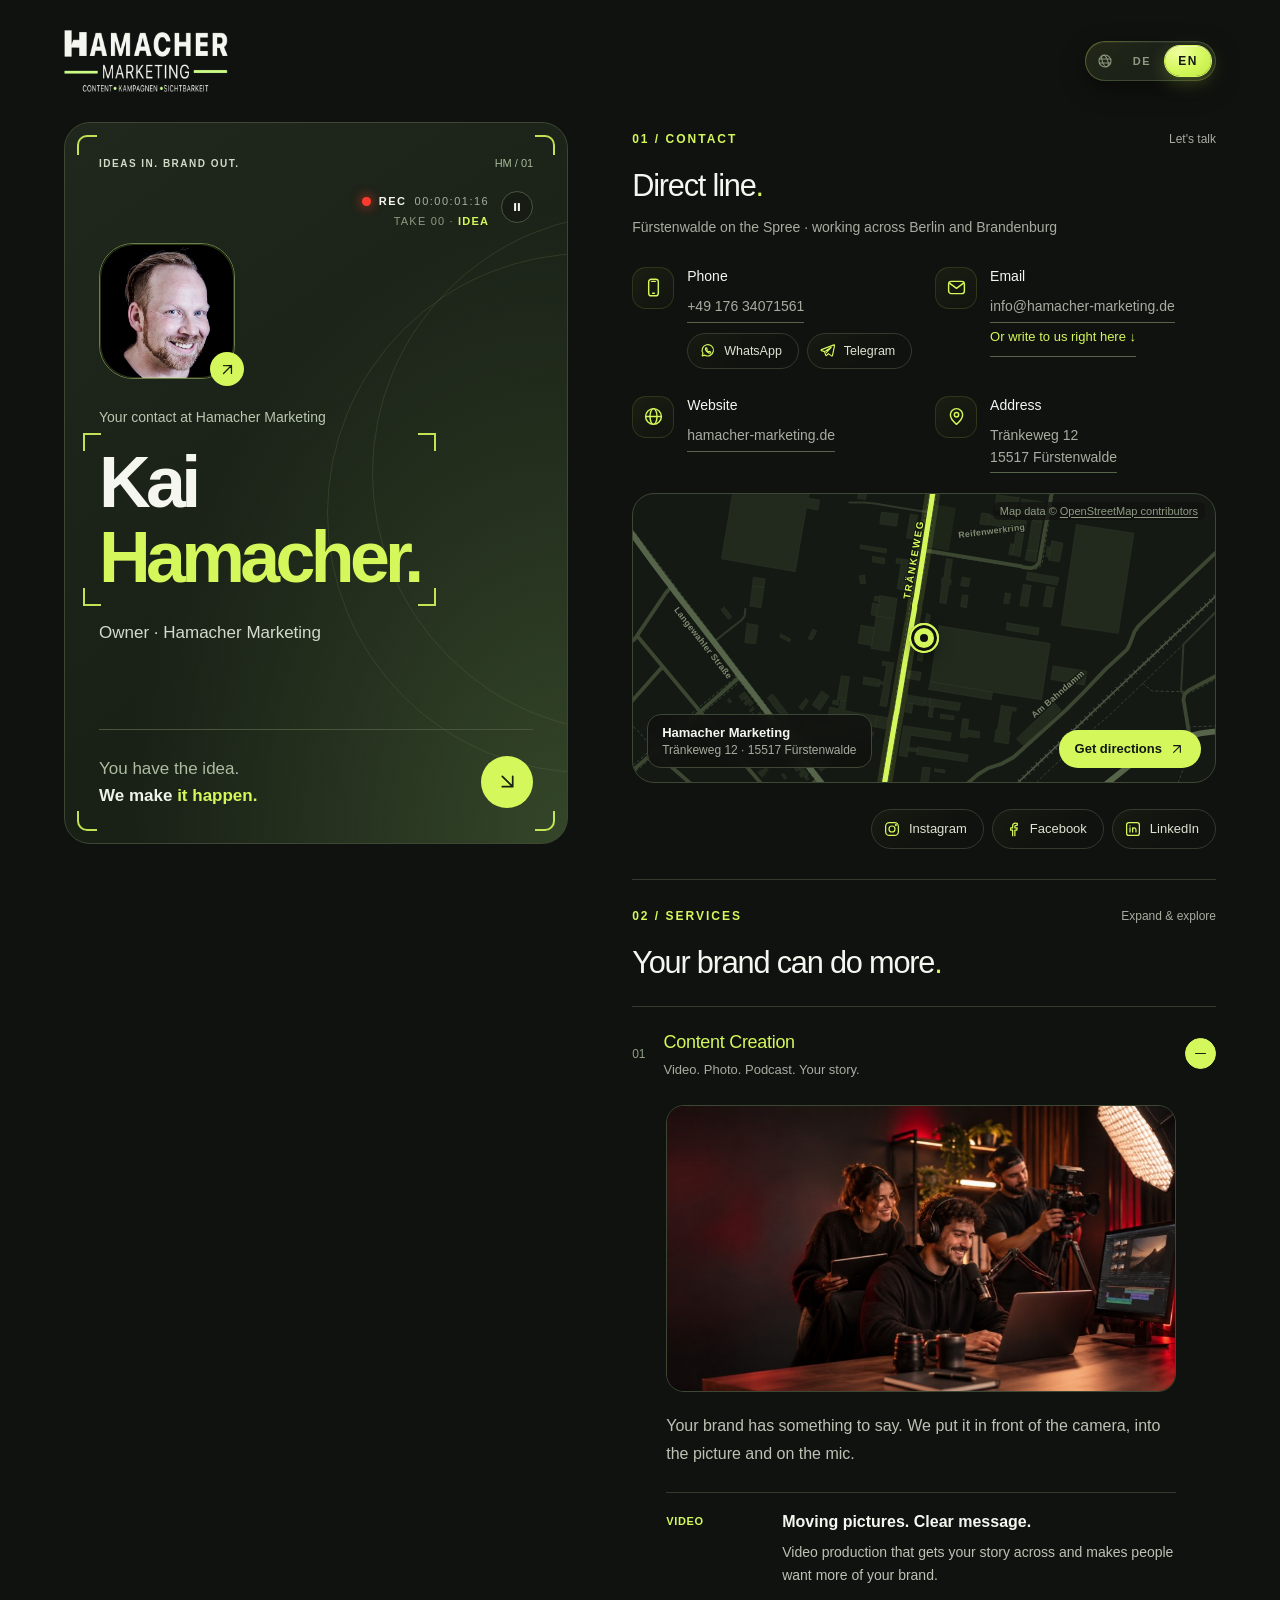
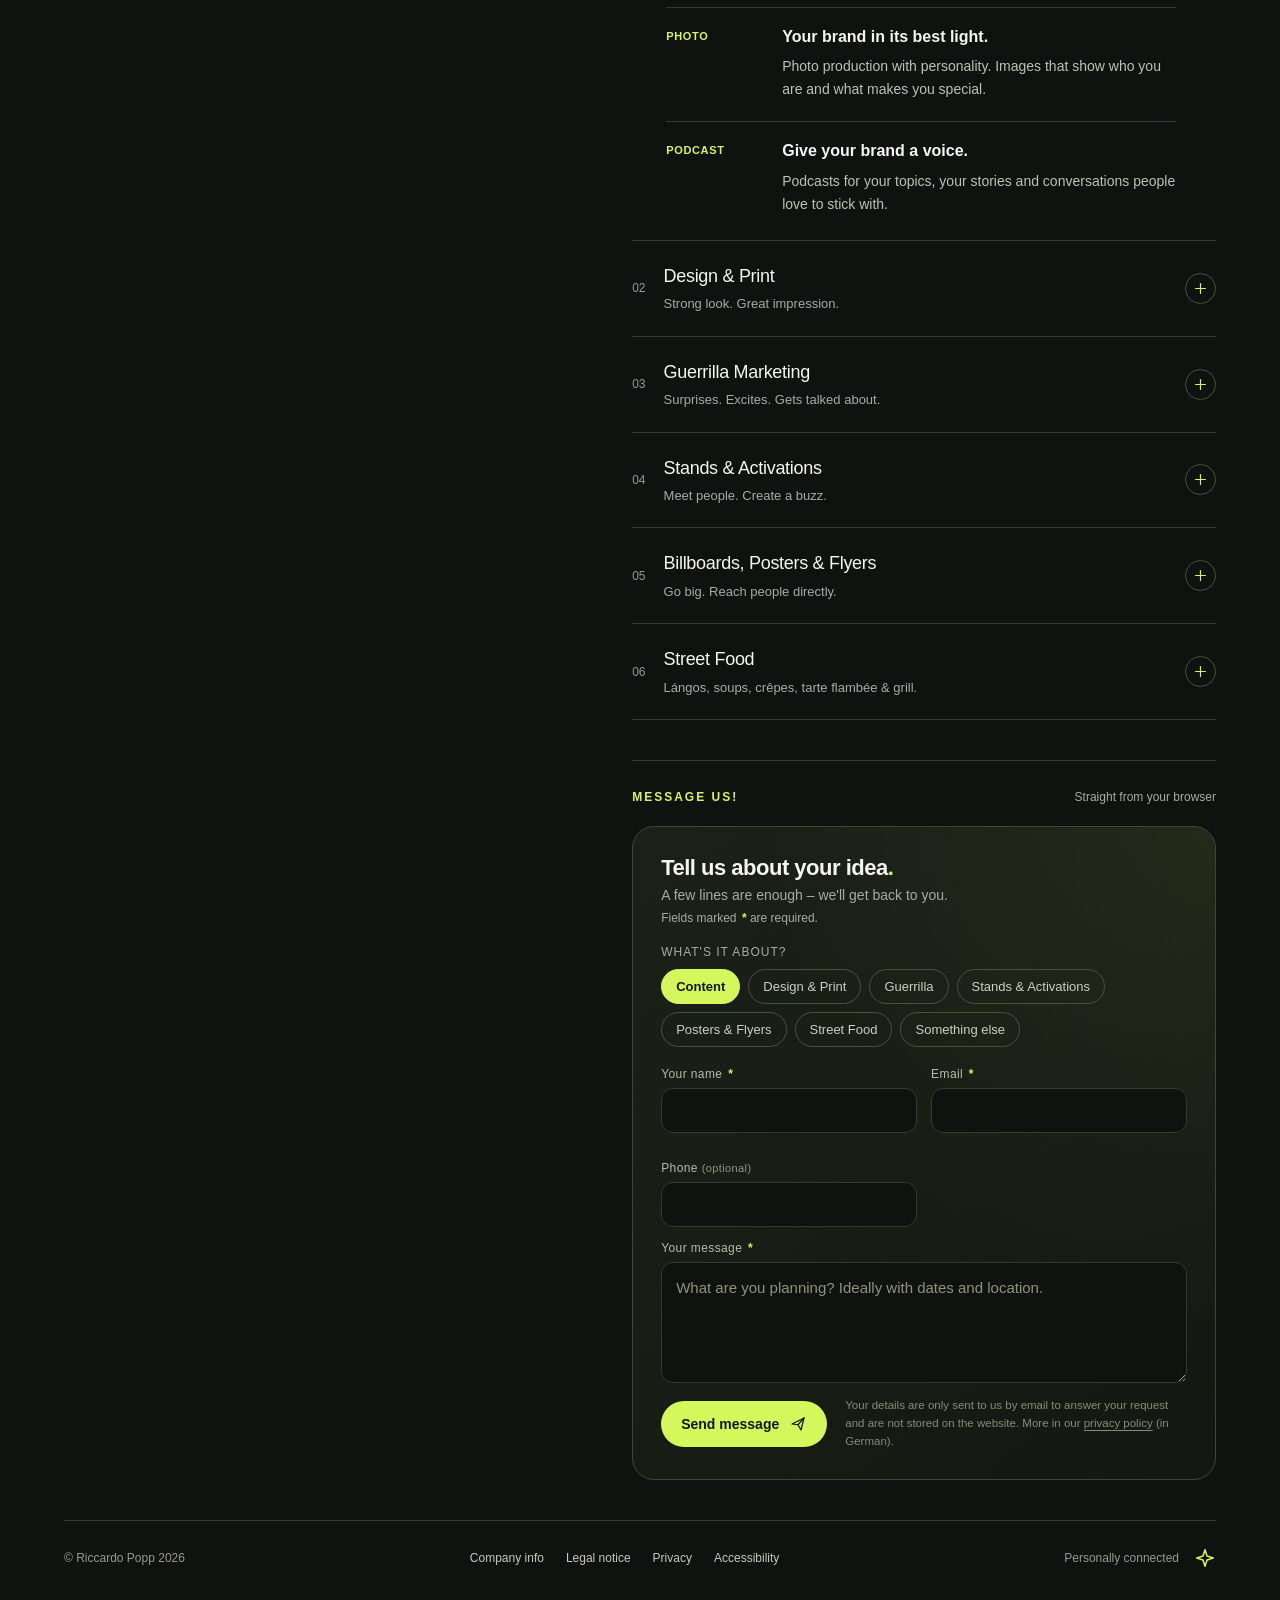
<file: index.html>
<!doctype html>
<html lang="de">
<head>
<meta charset="utf-8"><meta name="viewport" content="width=device-width, initial-scale=1">
<meta name="description" content="Marketing aus Fürstenwalde: Content, Design &amp; Print, Guerilla-Aktionen, Promotionstände, Plakate und Streetfood. Direkter Kontakt zu Inhaber Kai Hamacher.">
<meta name="theme-color" content="#10120f">
<link rel="canonical" href="https://hamacher-marketing.de/">
<meta property="og:type" content="website">
<meta property="og:locale" content="de_DE">
<meta property="og:title" content="Hamacher Marketing Fürstenwalde – Kai Hamacher">
<meta property="og:description" content="Content, Design &amp; Print, Guerilla-Marketing, Stände, Plakate und Streetfood aus Fürstenwalde. Direkter Kontakt zu Kai Hamacher.">
<meta property="og:url" content="https://hamacher-marketing.de/">
<meta property="og:image" content="https://hamacher-marketing.de/assets/og-hamacher.jpg">
<meta property="og:image:width" content="1200">
<meta property="og:image:height" content="630">
<meta property="og:image:alt" content="Kai Hamacher, Hamacher Marketing – Porträt mit Logo und Leistungen">
<meta name="twitter:card" content="summary_large_image">
<title>Hamacher Marketing Fürstenwalde | Content, Werbung &amp; Streetfood</title>
<link rel="icon" type="image/svg+xml" href="assets/favicon.svg">
<link rel="icon" type="image/png" sizes="32x32" href="assets/favicon-32.png">
<link rel="apple-touch-icon" href="assets/apple-touch-icon.png">
<link rel="stylesheet" href="styles.css?v=20261101i">
<script type="application/ld+json">
{
 "@context": "https://schema.org",
 "@graph": [
  {
   "@type": "WebSite",
   "@id": "https://hamacher-marketing.de/#website",
   "url": "https://hamacher-marketing.de/",
   "name": "Hamacher Marketing",
   "inLanguage": "de-DE",
   "publisher": {
    "@id": "https://hamacher-marketing.de/#organization"
   }
  },
  {
   "@type": "WebPage",
   "@id": "https://hamacher-marketing.de/#webpage",
   "url": "https://hamacher-marketing.de/",
   "name": "Hamacher Marketing Fürstenwalde | Content, Werbung & Streetfood",
   "description": "Marketing aus Fürstenwalde: Content, Design & Print, Guerilla-Aktionen, Promotionstände, Plakate und Streetfood. Direkter Kontakt zu Inhaber Kai Hamacher.",
   "inLanguage": "de-DE",
   "isPartOf": {
    "@id": "https://hamacher-marketing.de/#website"
   },
   "about": {
    "@id": "https://hamacher-marketing.de/#organization"
   },
   "primaryImageOfPage": "https://hamacher-marketing.de/assets/og-hamacher.jpg"
  },
  {
   "@type": [
    "Organization",
    "LocalBusiness"
   ],
   "@id": "https://hamacher-marketing.de/#organization",
   "name": "Hamacher Marketing",
   "url": "https://hamacher-marketing.de/",
   "logo": "https://hamacher-marketing.de/assets/logo-hamacher-512.png",
   "image": "https://hamacher-marketing.de/assets/og-hamacher.jpg",
   "description": "Inhabergeführter Marketingdienstleister aus Fürstenwalde für Content, Gestaltung, Print, Außenwerbung, Promotion und Streetfood.",
   "email": "info@hamacher-marketing.de",
   "telephone": "+49 176 34071561",
   "address": {
    "@type": "PostalAddress",
    "streetAddress": "Tränkeweg 12",
    "postalCode": "15517",
    "addressLocality": "Fürstenwalde/Spree",
    "addressRegion": "Brandenburg",
    "addressCountry": "DE"
   },
   "geo": {
    "@type": "GeoCoordinates",
    "latitude": 52.3455137,
    "longitude": 14.086566
   },
   "founder": {
    "@id": "https://hamacher-marketing.de/#kai-hamacher"
   },
   "employee": {
    "@id": "https://hamacher-marketing.de/#kai-hamacher"
   },
   "areaServed": [
    {
     "@type": "City",
     "name": "Fürstenwalde/Spree"
    },
    {
     "@type": "AdministrativeArea",
     "name": "Landkreis Oder-Spree"
    },
    {
     "@type": "City",
     "name": "Berlin"
    },
    {
     "@type": "State",
     "name": "Brandenburg"
    }
   ],
   "hasOfferCatalog": {
    "@type": "OfferCatalog",
    "name": "Leistungen",
    "itemListElement": [
     {
      "@type": "Offer",
      "itemOffered": {
       "@type": "Service",
       "name": "Content Creation",
       "description": "Video-, Foto- und Podcast-Produktion"
      }
     },
     {
      "@type": "Offer",
      "itemOffered": {
       "@type": "Service",
       "name": "Design & Print",
       "description": "Logo, Markenauftritt, Social-Media-Grafiken und Drucksachen"
      }
     },
     {
      "@type": "Offer",
      "itemOffered": {
       "@type": "Service",
       "name": "Guerilla-Marketing",
       "description": "Überraschende Aktionen und Inszenierungen im öffentlichen Raum"
      }
     },
     {
      "@type": "Offer",
      "itemOffered": {
       "@type": "Service",
       "name": "Stände & Aktionen",
       "description": "Promotionstände und Mitmachaktionen auf Stadtfesten, Messen und Eröffnungen"
      }
     },
     {
      "@type": "Offer",
      "itemOffered": {
       "@type": "Service",
       "name": "Großplakate, Plakatieren & Flyern",
       "description": "Großflächenplakate, Plakatierung und Flyerverteilung"
      }
     },
     {
      "@type": "Offer",
      "itemOffered": {
       "@type": "Service",
       "name": "Streetfood",
       "description": "Food-Stände mit Lángos, Suppen, Crêpes, Flammkuchen und Grill für Veranstaltungen"
      }
     }
    ]
   }
  },
  {
   "@type": "Person",
   "@id": "https://hamacher-marketing.de/#kai-hamacher",
   "name": "Kai Hamacher",
   "jobTitle": "Inhaber",
   "image": "https://hamacher-marketing.de/assets/kai-hamacher-portrait.jpg",
   "worksFor": {
    "@id": "https://hamacher-marketing.de/#organization"
   },
   "sameAs": [
    "https://www.instagram.com/hamacherkai/",
    "https://www.facebook.com/share/1FbLAzPt4i/",
    "https://www.linkedin.com/in/kai-hamacher-a110813b0/"
   ]
  }
 ]
}
</script>
</head>
<body>
<a class="skip-link" href="#inhalt" data-i18n="skip">Zum Inhalt springen</a>
<div class="page">
<header class="topbar"><a class="brand" href="#" aria-label="Hamacher Marketing Start"><img class="brand-logo" src="assets/hamacher-logo-hell.png" width="960" height="363" alt="Hamacher Marketing – Content, Kampagnen, Sichtbarkeit"></a><div class="lang-switch" role="group" aria-label="Sprache wählen / Choose language" data-lang="de" hidden><svg class="lang-globe" viewBox="0 0 24 24" fill="none" stroke="currentColor" stroke-width="1.6" stroke-linecap="round" aria-hidden="true"><circle cx="12" cy="12" r="9"/><ellipse class="lang-meridian" cx="12" cy="12" rx="4" ry="9"/><path d="M3.5 9h17M3.5 15h17"/></svg><span class="lang-track"><span class="lang-thumb" aria-hidden="true"></span><button type="button" data-lang="de" aria-pressed="true" lang="de">DE</button><button type="button" data-lang="en" aria-pressed="false" lang="en">EN</button></span></div></header>
<main id="inhalt" tabindex="-1">
<section class="identity" aria-labelledby="person">
<div class="identity-top"><span class="eyebrow" data-i18n="k0">IDEEN AN. MARKE RAUS.</span><span class="card-index">HM / 01</span></div>
<div class="identity-content"><div class="monogram"><img class="portrait" src="assets/kai-hamacher-portrait.jpg" width="440" height="440" alt="Porträtfoto von Kai Hamacher"><span aria-hidden="true"><svg class="ui-icon" viewBox="0 0 24 24" fill="none" stroke="currentColor" stroke-width="1.65" stroke-linecap="round" stroke-linejoin="round" aria-hidden="true"><path d="M7 17 17 7M7 7h10v10"/></svg></span></div><p class="intro" data-i18n="k1">Dein Kontakt bei Hamacher Marketing</p><h1 id="person"><span class="line"><span class="in">Kai</span></span> <span class="line"><span class="in hl">Hamacher.</span></span></h1><p class="position" data-i18n="k2">Inhaber · Hamacher Marketing</p></div>
<div class="identity-bottom"><span><span data-i18n="k3">Du hast die Idee.</span><br><strong><span data-i18n="k4">Wir machen</span> <span class="rotor" aria-hidden="true"><span class="rotor-word is-in" data-i18n="k5">was draus.</span></span><span class="sr-only" data-i18n="k5">was draus.</span></strong></span><a class="round-link" href="#kontakt" aria-label="Zu den Kontaktdaten"><svg class="ui-icon" viewBox="0 0 24 24" fill="none" stroke="currentColor" stroke-width="1.65" stroke-linecap="round" stroke-linejoin="round" aria-hidden="true"><path d="M7 7 17 17M7 17h10V7"/></svg></a></div>
<div class="orbit orbit-one" aria-hidden="true"></div><div class="orbit orbit-two" aria-hidden="true"></div>
<button type="button" class="motion-toggle" aria-pressed="false" aria-label="Animationen anhalten" hidden><svg class="ui-icon icon-pause" viewBox="0 0 24 24" fill="currentColor" aria-hidden="true"><rect x="7" y="5" width="3.5" height="14" rx="1"/><rect x="13.5" y="5" width="3.5" height="14" rx="1"/></svg><svg class="ui-icon icon-play" viewBox="0 0 24 24" fill="currentColor" aria-hidden="true"><path d="M8 5.5v13a1 1 0 0 0 1.5.86l10.5-6.5a1 1 0 0 0 0-1.72L9.5 4.64A1 1 0 0 0 8 5.5Z"/></svg></button>
<div class="viewfinder" aria-hidden="true"><i class="corner c1"></i><i class="corner c2"></i><i class="corner c3"></i><i class="corner c4"></i><span class="rec"><i></i>REC <b class="timecode">00:00:00:00</b></span><span class="take">TAKE 00 · <b class="take-label" data-i18n="k6">IDEE</b></span><i class="scan"></i></div>
</section>
<div class="information">
<section id="kontakt" class="contact" aria-labelledby="contact-title"><div class="section-head"><span class="eyebrow" data-i18n="k7">01 / KONTAKT</span><span class="mini-label" data-i18n="k8">Lass uns sprechen</span></div><h2 id="contact-title" data-i18n="k9">Der direkte Draht<span>.</span></h2>
<p class="contact-location" data-i18n="k10">Fürstenwalde an der Spree · im Einsatz in Berlin und Brandenburg</p>
<div class="contact-grid">
<div class="contact-item"><span class="icon" aria-hidden="true"><svg class="ui-icon" viewBox="0 0 24 24" fill="none" stroke="currentColor" stroke-width="1.65" stroke-linecap="round" stroke-linejoin="round" aria-hidden="true"><rect x="6.5" y="2.5" width="11" height="19" rx="3"/><path d="M10 5h4M11 18.5h2"/></svg></span><div><h3 data-i18n="k11">Telefon</h3><p><a href="tel:+4917634071561">+49 176 34071561</a></p><ul class="social-links chat-links" aria-label="Chat"><li><a class="social-whatsapp" href="https://wa.me/4917634071561?text=Hallo%20Kai%2C%20ich%20habe%20eine%20Anfrage%20%C3%BCber%20deine%20digitale%20Visitenkarte." target="_blank" rel="noopener noreferrer"><svg class="ui-icon" viewBox="0 0 24 24" fill="none" stroke="currentColor" stroke-width="1.65" stroke-linecap="round" stroke-linejoin="round" aria-hidden="true"><path d="M4.5 19.5l1.1-3.6A8 8 0 1 1 8.4 18.6Z"/><path d="M9.2 8.6c.2-.4.5-.4.8-.4h.4c.2 0 .4 0 .5.4l.6 1.4c.1.2 0 .4-.1.6l-.5.6c.6 1.1 1.4 1.9 2.5 2.5l.6-.5c.2-.2.4-.2.6-.1l1.4.6c.4.1.4.3.4.5v.4c0 .3 0 .6-.4.8-.5.3-1.3.5-2.3.1-2-.8-3.6-2.4-4.4-4.4-.4-1-.2-1.8.1-2.3Z"/></svg><span>WhatsApp</span><svg class="ui-icon social-go" viewBox="0 0 24 24" fill="none" stroke="currentColor" stroke-width="2" stroke-linecap="round" stroke-linejoin="round" aria-hidden="true"><path d="M7 17 17 7M8 7h9v9"/></svg><span class="sr-only" data-i18n="newtab">(neuer Tab)</span></a></li><li><a class="social-telegram" href="https://t.me/+4917634071561" target="_blank" rel="noopener noreferrer"><svg class="ui-icon" viewBox="0 0 24 24" fill="none" stroke="currentColor" stroke-width="1.65" stroke-linecap="round" stroke-linejoin="round" aria-hidden="true"><path d="M21 4 3.5 10.8c-.7.3-.7 1.2 0 1.4l4.3 1.4 1.6 5c.2.6 1 .8 1.4.3l2.4-2.5 4.4 3.2c.5.4 1.2.1 1.4-.5L21.9 5c.2-.7-.4-1.2-.9-1Z"/><path d="m7.8 13.6 9.4-6.1-6.9 7.4"/></svg><span>Telegram</span><svg class="ui-icon social-go" viewBox="0 0 24 24" fill="none" stroke="currentColor" stroke-width="2" stroke-linecap="round" stroke-linejoin="round" aria-hidden="true"><path d="M7 17 17 7M8 7h9v9"/></svg><span class="sr-only" data-i18n="newtab">(neuer Tab)</span></a></li></ul></div></div>
<div class="contact-item"><span class="icon" aria-hidden="true"><svg class="ui-icon" viewBox="0 0 24 24" fill="none" stroke="currentColor" stroke-width="1.65" stroke-linecap="round" stroke-linejoin="round" aria-hidden="true"><rect x="3" y="5" width="18" height="14" rx="3"/><path d="m4 7 8 6 8-6"/></svg></span><div><h3 data-i18n="k12">E-Mail</h3><p><a href="mailto:info@hamacher-marketing.de">info@hamacher-marketing.de</a></p><a class="inline-cta" href="#nachricht" data-i18n="k13">Oder direkt hier schreiben ↓</a></div></div>
<div class="contact-item"><span class="icon" aria-hidden="true"><svg class="ui-icon" viewBox="0 0 24 24" fill="none" stroke="currentColor" stroke-width="1.65" stroke-linecap="round" stroke-linejoin="round" aria-hidden="true"><circle cx="12" cy="12" r="9"/><ellipse cx="12" cy="12" rx="4" ry="9"/><path d="M3 12h18"/></svg></span><div><h3>Website</h3><p><a href="https://hamacher-marketing.de" target="_blank" rel="noopener noreferrer" aria-label="hamacher-marketing.de öffnen (neuer Tab)">hamacher-marketing.de</a></p></div></div>
<div class="contact-item"><span class="icon" aria-hidden="true"><svg class="ui-icon" viewBox="0 0 24 24" fill="none" stroke="currentColor" stroke-width="1.65" stroke-linecap="round" stroke-linejoin="round" aria-hidden="true"><path d="M19 10c0 5-7 11-7 11S5 15 5 10a7 7 0 1 1 14 0Z"/><circle cx="12" cy="10" r="2.5"/></svg></span><div><h3 data-i18n="k14">Adresse</h3><p><a href="https://www.google.com/maps/search/?api=1&amp;query=Tr%C3%A4nkeweg%2012%2C%2015517%20F%C3%BCrstenwalde" target="_blank" rel="noopener noreferrer" aria-label="Tränkeweg 12, 15517 Fürstenwalde auf der Karte öffnen (neuer Tab)">Tränkeweg 12<br>15517 Fürstenwalde</a></p></div></div>
</div>
<figure class="map-card">
<svg class="map-svg" viewBox="0 0 1000 560" preserveAspectRatio="xMidYMid slice" aria-hidden="true" focusable="false">
<path class="m-green" d="M553 666L596 661L623 657L623 660L574 676L579 688L556 699L554 703L555 716L553 733L551 741L542 750L545 724L546 708L545 693L545 677L547 670L549 667L553 666Z M520 51L508 122L510 125L543 130L555 56L520 51Z M418 696L423 697L419 692L415 689L410 684L402 677L396 672L393 671L391 670L388 676L395 680L407 686L414 690L416 691L418 694L418 696Z M427 704L427 703L428 703L427 702L426 701L425 701L423 701L423 702L423 703L424 703L425 704L427 704Z M401 749L399 761L404 764L406 765L410 766L412 765L413 764L421 753L427 744L430 739L432 733L433 727L433 722L432 715L431 711L430 709L428 707L426 705L425 705L423 706L415 751L414 752L401 749Z M442 711L439 707L437 702L436 698L435 696L452 712L457 717L459 718L459 720L458 721L456 722L442 711Z M317 674L330 676L332 669L317 667L317 674Z M387 671L385 675L342 669L343 667L387 671Z M373 656L380 651L380 652L379 653L378 654L377 655L376 656L375 656L373 656Z M391 638L393 639L393 640L392 642L391 644L391 645L390 646L390 646L389 645L390 643L390 641L391 639L391 638Z M360 645L360 655L363 656L363 655L367 655L367 656L372 656L380 650L381 641L382 637L384 633L386 628L386 626L386 623L384 621L378 613L367 622L363 618L355 625L367 630L365 633L350 626L349 635L360 636L360 638L367 639L367 645L360 645Z M190 654L192 653L215 655L256 658L256 660L253 659L220 657L190 654Z M107 649L108 647L151 650L165 651L165 652L163 652L130 650L107 649Z M76 647L76 647L98 647L98 648L76 647Z M49 647L50 646L71 646L71 646L71 647L71 647L70 647L49 647Z M31 647L32 646L40 646L42 646L44 646L44 646L43 647L40 647L37 647L33 647L31 647Z M17 646L17 646L18 646L19 646L20 646L20 647L20 647L19 647L17 647L17 646Z M-4 647L-4 647L-4 646L-3 646L13 646L14 646L14 647L14 647L12 647L-4 647Z M-56 647L-56 646L-37 646L-36 646L-36 647L-37 647L-38 647L-55 647L-56 647L-56 647Z M285 661L285 662L309 664L309 663L285 661Z"/>
<path class="m-water" d=""/>
<path class="m-river" d=""/>
<path class="m-bld" d="M479 409L481 393L471 392L468 407L479 409Z M397 347L425 352L425 355L424 359L423 364L395 359L397 347Z M511 384L563 392L560 405L519 398L510 397L509 397L511 384Z M508 368L616 386L618 373L511 355L508 368Z M412 220L422 222L418 242L409 240L412 220Z M392 258L415 262L410 293L387 289L392 258Z M449 247L440 303L409 298L410 293L415 262L418 242L449 247Z M762 85L861 100L834 272L736 258L740 231L762 85Z M448 323L436 398L424 396L431 360L431 356L436 328L428 327L429 320L448 323Z M372 347L366 388L357 387L351 386L358 345L372 347Z M338 399L354 402L357 387L366 388L364 405L419 414L416 433L335 420L338 399Z M472 378L502 383L500 395L500 397L481 393L471 392L470 392L472 378Z M418 242L422 222L423 217L424 209L424 207L454 212L449 247L418 242Z M526 259L643 278L714 289L717 290L702 386L618 373L511 355L526 259Z M722 328L780 337L776 361L718 351L722 328Z M684 190L678 226L665 224L671 188L684 190Z M678 167L732 176L729 189L676 180L678 167Z M477 147L468 198L454 195L461 152L462 145L462 144L477 147Z M489 69L482 110L470 108L477 67L489 69Z M456 67L453 88L424 84L427 64L456 67Z M725 194L719 227L705 225L711 191L725 194Z M579 178L577 192L563 190L566 175L579 178Z M180 -25L165 68L152 144L279 166L291 96L298 56L318 60L321 43L301 40L309 -4L180 -25Z M539 144L534 177L531 177L530 186L531 187L527 219L538 221L543 188L546 189L547 180L544 179L549 145L539 144Z M643 254L698 263L696 275L641 266L643 254Z M411 -24L400 42L386 40L397 -26L411 -24Z M196 255L215 258L211 290L192 288L196 255Z M492 543L498 502L511 503L505 544L492 543Z M471 484L457 482L465 431L547 443L545 457L477 447L474 468L473 474L471 484Z M157 227L170 244L164 248L151 231L157 227Z M280 428L275 422L268 413L260 402L252 392L244 381L240 376L231 383L271 435L280 428Z M355 588L350 581L344 585L341 587L343 591L348 588L350 591L355 588Z M350 581L344 573L339 577L344 585L350 581Z M344 573L340 567L330 574L332 577L336 574L339 577L344 573Z M330 574L340 567L335 560L329 565L330 567L332 570L329 572L330 574Z M325 560L322 555L316 560L319 564L325 560Z M278 497L275 492L268 498L266 499L269 503L278 497Z M257 471L255 467L247 473L249 477L257 471Z M234 436L230 431L224 435L228 440L234 436Z M288 571L283 563L289 558L292 563L288 566L290 569L288 571Z M289 558L292 563L295 566L298 564L295 561L300 557L296 552L289 558Z M300 560L303 558L306 562L303 564L300 560Z M330 567L317 575L318 578L315 580L319 586L332 577L330 574L329 572L332 570L330 567Z M349 595L352 598L347 602L345 598L349 595Z M355 597L357 601L348 608L345 605L355 597Z M259 513L264 520L261 523L255 515L259 513Z M215 461L233 482L227 487L224 484L227 481L213 464L215 461Z M206 409L208 412L201 418L198 414L206 409Z M206 399L209 402L202 407L200 404L206 399Z M165 384L170 389L166 392L162 387L165 384Z M181 421L185 426L181 429L177 424L181 421Z M175 413L180 418L176 421L172 416L175 413Z M204 450L208 454L204 457L200 453L204 450Z M216 496L222 492L223 494L218 498L216 496Z M254 273L271 282L269 287L252 278L254 273Z M160 332L165 338L156 344L152 338L160 332Z M151 320L156 327L148 334L142 326L151 320Z M505 238L511 240L509 252L508 252L502 251L505 238Z M495 339L493 353L470 349L473 336L495 339Z M495 272L493 286L502 288L505 288L507 274L507 271L505 268L502 267L499 267L497 269L495 272Z M567 419L562 451L574 452L574 449L595 452L596 441L575 438L577 420L567 419Z M633 396L627 437L624 437L621 458L645 462L648 441L645 441L651 405L658 406L659 400L633 396Z M576 481L489 467L489 470L488 476L487 480L574 493L576 481Z M724 391L736 404L671 465L659 453L724 391Z M695 131L692 149L674 146L677 129L678 129L695 131Z M664 39L625 34L622 59L660 64L664 39Z M676 79L612 69L610 85L629 88L628 99L641 101L643 90L674 95L676 79Z M620 -111L607 -33L688 -20L695 -58L701 -98L620 -111Z M571 -49L546 -52L545 -43L569 -39L571 -49Z M580 -62L540 -68L538 -56L578 -50L580 -62Z M324 371L308 395L321 404L337 380L324 371Z M419 414L416 433L434 436L438 417L419 414L419 414Z M300 413L328 432L373 439L371 454L323 447L291 427L300 413Z M287 436L306 462L294 471L275 445L287 436Z M313 469L335 500L323 509L300 479L313 469Z M201 225L205 191L225 193L220 228L201 225Z M512 -91L507 -56L404 -72L410 -107L512 -91Z M545 565L533 577L540 583L552 571L545 565Z M720 113L739 117L733 149L714 146L715 141L718 124L720 113Z M718 124L712 123L710 140L715 141L718 124Z M309 265L316 268L307 284L301 281L309 265Z M166 347L169 344L166 340L162 343L166 347Z M423 217L414 216L416 208L424 209L423 217Z M665 140L652 137L655 119L659 96L672 98L665 140Z M227 514L222 519L218 515L230 504L233 507L226 513L227 514Z M220 506L215 511L218 515L230 504L228 502L222 508L220 506Z M275 492L272 489L265 494L268 498L275 492Z M255 467L250 462L246 466L244 464L241 466L247 473L255 467Z M213 412L219 407L224 414L215 421L213 418L216 415L213 412Z M223 425L229 421L224 414L215 421L218 424L221 422L223 425Z M186 436L191 432L188 430L184 434L186 436Z M242 457L251 451L247 445L238 452L242 457Z M238 452L247 445L242 439L234 446L238 452Z M260 472L265 468L270 474L261 481L260 479L263 476L260 472Z M270 486L276 482L270 474L261 481L263 484L266 481L270 486Z M281 509L285 506L291 501L285 494L279 499L281 500L277 503L281 509Z M285 506L291 501L297 509L287 516L285 514L289 511L285 506Z M297 509L302 515L299 517L295 520L293 517L289 520L287 516L297 509Z M299 517L303 522L299 525L295 520L299 517Z M187 387L191 384L197 379L192 373L182 380L187 387Z M191 384L197 379L202 386L192 393L191 391L194 388L191 384Z M201 397L207 392L202 386L192 393L194 396L198 393L201 397Z M297 384L302 388L291 404L285 399L297 384Z M413 442L412 449L389 445L390 438L413 442Z M431 360L424 359L425 355L431 356L431 360Z M353 395L353 388L344 387L343 393L353 395Z M360 612L369 605L374 612L366 618L363 615L360 612Z M369 605L364 598L358 603L361 607L358 609L360 612L369 605Z M573 228L563 226L566 206L576 207L573 228Z M741 26L750 27L753 12L744 11L741 26Z M461 152L452 151L453 143L462 145L461 152Z M412 140L433 143L432 153L411 149L412 140Z M391 120L436 127L435 134L390 126L391 120Z M398 172L400 186L391 187L389 173L398 172Z M640 203L649 204L646 221L637 220L640 203Z M489 470L474 468L473 474L488 476L489 470Z M519 505L536 507L536 512L518 509L519 505Z M511 384L502 383L500 395L509 397L511 384Z M510 397L507 415L514 417L516 401L519 398L510 397Z M529 411L552 414L551 421L528 418L529 411Z M502 288L497 320L488 318L493 286L502 288Z M502 251L502 256L507 257L508 252L502 251Z M695 131L703 81L687 78L686 78L678 129L695 131Z M703 81L709 47L668 41L664 66L689 70L687 78L703 81Z M655 119L649 118L646 137L652 137L655 119Z M613 67L599 65L596 84L610 86L610 85L612 69L613 67Z M225 193L227 178L207 176L205 191L225 193Z"/>
<path class="m-path" d="M470 733L487 707 M1450 -6L1449 -7L1449 -8L1449 -10L1449 -12L1457 -38L1459 -46L1460 -53L1461 -59L1461 -65L1461 -70L1460 -75L1459 -78L1458 -82L1456 -85L1454 -87L1452 -90L1448 -92L1419 -109L1413 -111L1410 -113L1407 -113L1405 -114L1402 -114L1399 -114L1391 -113L1379 -114L1347 -122L1333 -125L1331 -124L1329 -124L1327 -124L1325 -123L1323 -121L1321 -120L1317 -114L1308 -103L1271 -53L1244 -21L1228 -0L1212 20L1129 128L1097 169L1092 175L1089 178L1087 180L1085 182L1082 184L1027 216L1005 232 M946 291L876 358L823 409L788 439L599 617L583 634L568 636L557 643L544 645L538 650 M-58 537L-60 542L-78 579L-99 581L-115 582L-118 585 M-15 142L-15 131L3 107 M415 645L408 643L405 645L402 650L402 654L406 661L426 683L431 689L435 693L462 720L464 725L467 729L469 731L470 733L528 808L547 831L631 942 M437 710L458 725 M876 358L892 371L925 372L942 372L955 370 M1196 468L1110 440L1076 433L1028 430L981 432L973 432L954 433 M34 469L8 439L-23 412L-56 383L-92 359L-125 336L-131 329L-139 309L-146 301L-158 293 M1103 49L1132 70 M957 448L960 466L938 526 M938 526L907 589L892 604L816 637L773 656 M800 904L808 840L823 747L833 684L829 658L816 637 M323 664L313 664L308 664L283 663L278 662L262 661L252 660L240 659L197 656L188 655L173 654L102 649L24 648L-68 648L-99 650L-110 649 M314 526L385 618 M324 654L309 652L291 650L261 648L255 648L228 645L223 645L192 643L187 642 M187 642L166 640L147 639L146 639L123 637L101 637L85 636L42 636L-28 635L-76 634L-102 636L-136 646 M314 526L287 490L266 463L243 431L217 398L184 355L180 350L176 346 M907 589L918 595L954 597L969 598L986 604L1013 617L1019 623L1021 636L1020 649L1016 672L1015 687L1018 697L1027 703L1041 705L1074 707L1090 706L1118 702L1135 706L1149 715 M-110 649L-103 646L25 645L103 646L173 651L188 652L241 655L263 657L283 659L313 662L323 663 M1129 128L1115 115L1110 107L1108 105L1106 104L1104 102L1132 70 M324 654L324 660L323 663 M323 663L323 664 M323 663L337 665L348 666L389 669L397 671L418 690L424 695L427 700L431 707L434 715L434 724L433 734L427 746L420 757L410 771 M385 618L388 625L387 631L384 638L383 645L381 654L375 658L356 656L345 655L343 655L328 654L324 654 M387 631L396 638L405 645 M1080 325L1208 360L1216 355L1231 309L1231 294L1224 289 M186 666L188 655L188 652L186 648 M-241 420L-142 484L-60 542L-50 544L-43 545L-35 543L-31 540L41 478L118 410L184 355 M175 341L176 344L176 346L175 349L111 401L36 467L34 469L-10 508L-34 529L-39 531L-44 532L-49 532L-53 531L-101 499L-158 460L-235 410 M505 133L508 116L516 63L527 -8L527 -27L530 -30L533 -31L537 -32L577 -25L631 -16L640 -13L675 -7L680 -9L697 -6L703 -5L707 -4L712 -1L715 2L720 3L727 4L715 77L704 148L702 153L699 158L695 160L689 162L505 133L498 178L488 225L487 230L486 235L475 305L467 353L457 414L436 545L425 610L419 621L420 628L425 634 M425 634L421 639L415 645 M548 -198L542 -184L540 -168L535 -140L529 -104L528 -95L522 -63L518 -27L516 -7L509 37L506 52L503 63L479 209L462 317L448 409L442 441L430 513L423 551L418 570L414 589L411 596L406 604L402 608L398 609L395 609L393 607L387 601L361 566L349 553L320 517L291 479L212 374L143 284L110 240L79 200L60 174L29 133L2 98L-22 67L-57 21L-87 -19L-116 -57L-143 -94L-208 -179L-216 -190L-252 -235L-292 -285L-299 -292L-305 -298L-312 -303L-322 -309L-329 -313L-484 -384L-493 -388L-561 -419L-590 -433L-593 -433L-628 -449L-630 -451L-708 -488L-739 -498L-762 -504 M385 618L391 612L395 609 M955 370L958 374L1035 333L1040 329L1045 324L1052 316L1105 262L1127 241L1131 240L1136 240L1230 268L1298 288L1301 274 M389 669L394 666L396 663L400 656L402 650 M343 656L343 655 M418 690L422 687L426 683"/>
<path class="m-svc" d="M1005 232L990 247L946 291L942 372L948 377 M139 287L143 284L156 273L187 249L192 242L193 230 M1 569L-26 558L-31 540L-32 535 M510 65L503 63L496 62L440 53L415 49L398 47L372 47"/>
<path class="m-rail" d="M524 658L498 688L467 729L447 761L420 813L403 858L395 890L383 941L362 1069L335 1222L312 1364L264 1664L241 1773L233 1841L231 1896L230 2024L241 2104L363 2593L381 2677L390 2741L393 2804L394 2812L396 2879L390 2944L379 3025L352 3123L294 3265L269 3328L215 3426L163 3501L90 3587L40 3635L21 3651L1 3668L-53 3709L-80 3728L-118 3751L-306 3856L-433 3926L-641 4041L-748 4101L-850 4159L-891 4189L-904 4199L-936 4228L-959 4256L-1003 4324L-1043 4406L-1094 4512L-1112 4549L-1128 4608L-1137 4657L-1141 4696L-1142 4716L-1144 4751L-1142 4782L-1135 4839L-1127 4898L-1099 5108L-1081 5240L-1057 5414L-1016 5720L-1003 5820L-998 5859L-984 5976L-983 5981L-981 5998L-979 6018L-971 6085L-969 6098 M1324 -226L1297 -171L1268 -114L1258 -96L1249 -80L1240 -66L1232 -54L1219 -34L1206 -15L1194 3L1181 21L1170 34L1159 48L1146 64L1133 78L1121 92L1108 105L992 217L588 598L546 638L524 658"/>
<path class="m-rail-ties" d="M524 658L498 688L467 729L447 761L420 813L403 858L395 890L383 941L362 1069L335 1222L312 1364L264 1664L241 1773L233 1841L231 1896L230 2024L241 2104L363 2593L381 2677L390 2741L393 2804L394 2812L396 2879L390 2944L379 3025L352 3123L294 3265L269 3328L215 3426L163 3501L90 3587L40 3635L21 3651L1 3668L-53 3709L-80 3728L-118 3751L-306 3856L-433 3926L-641 4041L-748 4101L-850 4159L-891 4189L-904 4199L-936 4228L-959 4256L-1003 4324L-1043 4406L-1094 4512L-1112 4549L-1128 4608L-1137 4657L-1141 4696L-1142 4716L-1144 4751L-1142 4782L-1135 4839L-1127 4898L-1099 5108L-1081 5240L-1057 5414L-1016 5720L-1003 5820L-998 5859L-984 5976L-983 5981L-981 5998L-979 6018L-971 6085L-969 6098 M1324 -226L1297 -171L1268 -114L1258 -96L1249 -80L1240 -66L1232 -54L1219 -34L1206 -15L1194 3L1181 21L1170 34L1159 48L1146 64L1133 78L1121 92L1108 105L992 217L588 598L546 638L524 658"/>
<path class="m-minor" d="M-18 1233L-15 1226L18 1144L102 649L103 646L104 642 M500 129L668 157L669 158L684 160L692 157L698 151L707 100L718 39L719 34L722 13L720 4L720 3L717 -2L711 -8L637 -19L525 -37 M430 544L436 545L494 552L509 554L524 556L536 556L548 551L558 544L595 513L610 504L634 496L654 485L744 404L776 372L812 334L849 300L851 296L854 290L862 269L869 259L1002 133L1041 96L1043 93L1046 86L1051 54L1055 47L1064 44L1103 49 M538 660L539 682L541 712L540 728L536 752L534 765L534 777L536 800L542 817L547 825L550 829 M-417 480L-410 478L-408 477L-389 469L-376 462L-373 458L-368 452L-300 352L-245 266L-219 227L-74 5 M66 192L56 203L7 276 M389 656L396 663L422 687L430 697L433 701L437 710L438 716L439 727L437 736L436 739L431 747L415 773L405 789 M61 497L140 566L164 590L187 617L190 623 M-37 864L-42 859L-58 833L-60 827L-39 700L-37 696L-33 693L-29 692L17 693 M-37 864L-13 850L-10 847L-8 843L17 693L24 650L24 648L25 645L25 641 M319 523L314 526L255 571L190 623 M190 623L187 642L186 648 M-237 414L-160 464L-139 479L-104 503L-58 537L-44 541L-32 535L37 475L115 407L180 350L184 346 M-160 464L-158 460L-92 359L-29 260 M-104 503L-101 499L-23 412L51 329 M7 276L51 329L111 401L115 407 M-71 214L-32 157L-15 142 M-97 198L-71 214L-29 260L-4 286L2 283L7 276 M115 407L118 410L255 571 M957 448L954 433L951 415L946 386L948 377L955 370L1033 329L1042 321L1049 314L1070 292L1101 261L1128 234 M1128 234L1145 239L1197 254L1231 264L1282 277L1301 274 M-323 545L-319 543L-241 420L-237 414L-235 410L-174 316L-158 293L-97 198L-20 77 M61 497L41 478L37 475"/>
<path class="m-major" d="M360 663L369 664L372 664L381 662L383 662L389 656 M-117 645L-101 642L-85 641L-32 641L25 641L87 642L93 642L104 642L110 643L146 645L174 647L175 647L186 648L222 651L228 652L241 653L254 654L261 654L263 655L284 656L291 657L308 658L314 659L324 660L327 660L333 661L338 661L345 662L349 662L360 663 M-800 -486L-794 -490L-787 -494L-785 -494L-763 -500L-749 -496L-741 -493L-724 -488L-710 -483L-655 -457L-494 -383L-479 -376L-328 -306L-324 -304L-313 -296L-302 -285L-290 -272L-281 -261L-256 -230L-211 -177L-147 -92L-135 -76L-74 5L-39 51L-37 55L-20 77L3 107L35 151L56 179L66 192L74 203L105 243L139 287L184 346 M402 626L421 639L425 642 M491 663L538 660 M538 660L577 656L606 653L635 647 M425 642L452 656L475 663L491 663 M635 647L656 640L673 632L690 623L708 611L736 591L783 555L851 501L866 491L885 479 M885 479L899 471L916 463L936 455L957 448 M957 448L966 446L975 444L998 441L1022 440L1060 441L1081 444L1103 448L1132 456L1194 476L1387 540L1410 547L1428 550 M344 555L391 612L402 626 M184 346L208 377L287 482L319 523L344 555 M389 656L394 642L395 640L396 638L402 626"/>
<path class="m-focus-glow" d="M525 -37L534 -103L548 -198L544 -214 M525 -37L513 46L510 65L500 129 M500 129L487 210L484 224L484 229L468 318L453 409L452 413 M452 413L447 442L430 544L418 604L411 616L402 626"/>
<path class="m-focus" pathLength="1" d="M525 -37L534 -103L548 -198L544 -214 M525 -37L513 46L510 65L500 129 M500 129L487 210L484 224L484 229L468 318L453 409L452 413 M452 413L447 442L430 544L418 604L411 616L402 626"/>
<g class="m-labels">
<text class="m-label m-label-focus" transform="translate(476 214) rotate(-80)">TRÄNKEWEG</text>
<text class="m-label" transform="translate(70 232) rotate(52)">Langewahler Straße</text>
<text class="m-label" transform="translate(690 418) rotate(-41)">Am Bahndamm</text>
<text class="m-label" transform="translate(560 108) rotate(-7)">Reifenwerkring</text>
</g>
</svg>
<span class="map-pin" aria-hidden="true"><i></i></span>
<span class="map-badge"><b>Hamacher Marketing</b>Tränkeweg 12 · 15517 Fürstenwalde</span>
<a class="map-route" href="https://www.google.com/maps/dir/?api=1&amp;destination=Tr%C3%A4nkeweg%2012%2C%2015517%20F%C3%BCrstenwalde" target="_blank" rel="noopener noreferrer" aria-label="Route zum Tränkeweg 12 planen (Google Maps, neuer Tab)"><span data-i18n="k15">Route planen</span> <svg class="ui-icon" viewBox="0 0 24 24" fill="none" stroke="currentColor" stroke-width="1.65" stroke-linecap="round" stroke-linejoin="round" aria-hidden="true"><path d="M7 17 17 7M7 7h10v10"/></svg></a>
<figcaption class="map-credit"><span class="credit-prefix" data-i18n="k16">Kartendaten </span>© <a href="https://www.openstreetmap.org/copyright" target="_blank" rel="noopener noreferrer" data-i18n="k17">OpenStreetMap-Mitwirkende</a></figcaption>
</figure>
<div class="social"><p class="social-label" data-i18n="social">Kai auf Social Media</p><ul class="social-links"><li><a class="social-instagram" href="https://www.instagram.com/hamacherkai/" target="_blank" rel="noopener noreferrer"><svg class="ui-icon" viewBox="0 0 24 24" fill="none" stroke="currentColor" stroke-width="1.65" stroke-linecap="round" stroke-linejoin="round" aria-hidden="true"><rect x="3.5" y="3.5" width="17" height="17" rx="5"/><circle cx="12" cy="12" r="4"/><circle cx="17.2" cy="6.8" r=".6" fill="currentColor"/></svg><span>Instagram</span><svg class="ui-icon social-go" viewBox="0 0 24 24" fill="none" stroke="currentColor" stroke-width="2" stroke-linecap="round" stroke-linejoin="round" aria-hidden="true"><path d="M7 17 17 7M8 7h9v9"/></svg><span class="sr-only" data-i18n="newtab">(neuer Tab)</span></a></li><li><a class="social-facebook" href="https://www.facebook.com/share/1FbLAzPt4i/" target="_blank" rel="noopener noreferrer"><svg class="ui-icon" viewBox="0 0 24 24" fill="none" stroke="currentColor" stroke-width="1.65" stroke-linecap="round" stroke-linejoin="round" aria-hidden="true"><path d="M14.5 21v-7.5h2.6l.4-3h-3V8.6c0-.9.3-1.5 1.6-1.5h1.6V4.4c-.3 0-1.2-.1-2.3-.1-2.3 0-3.9 1.4-3.9 4v2.2H8.9v3h2.6V21"/></svg><span>Facebook</span><svg class="ui-icon social-go" viewBox="0 0 24 24" fill="none" stroke="currentColor" stroke-width="2" stroke-linecap="round" stroke-linejoin="round" aria-hidden="true"><path d="M7 17 17 7M8 7h9v9"/></svg><span class="sr-only" data-i18n="newtab">(neuer Tab)</span></a></li><li><a class="social-linkedin" href="https://www.linkedin.com/in/kai-hamacher-a110813b0/" target="_blank" rel="noopener noreferrer"><svg class="ui-icon" viewBox="0 0 24 24" fill="none" stroke="currentColor" stroke-width="1.65" stroke-linecap="round" stroke-linejoin="round" aria-hidden="true"><rect x="3.5" y="3.5" width="17" height="17" rx="3"/><path d="M8 10.5V16M8 7.8v.1M11.5 16v-5.5M11.5 13c0-1.6 1-2.6 2.3-2.6s2.2.9 2.2 2.6V16"/></svg><span>LinkedIn</span><svg class="ui-icon social-go" viewBox="0 0 24 24" fill="none" stroke="currentColor" stroke-width="2" stroke-linecap="round" stroke-linejoin="round" aria-hidden="true"><path d="M7 17 17 7M8 7h9v9"/></svg><span class="sr-only" data-i18n="newtab">(neuer Tab)</span></a></li></ul></div>

</section>
<section class="services" aria-labelledby="services-title"><div class="section-head"><span class="eyebrow" data-i18n="k18">02 / ANGEBOTE</span><span class="mini-label" data-i18n="k19">Aufklappen &amp; entdecken</span></div><h2 id="services-title" data-i18n="k20">Deine Marke kann mehr<span>.</span></h2>
<div class="accordion">
<details name="services" open><summary><span class="number">01</span><span class="service-name" data-i18n="k21">Content Creation<small>Video. Foto. Podcast. Deine Story.</small></span><span class="toggle" aria-hidden="true"><svg class="ui-icon" viewBox="0 0 24 24" fill="none" stroke="currentColor" stroke-width="1.65" stroke-linecap="round" stroke-linejoin="round" aria-hidden="true"><path d="M5 12h14"/><path class="plus-vertical" d="M12 5v14"/></svg></span></summary><div class="detail-content"><figure class="service-photo"><img src="assets/img/content-creation-1200.jpg" srcset="assets/img/content-creation-800.jpg 800w, assets/img/content-creation-1200.jpg 1200w" sizes="(max-width: 720px) 92vw, 560px" width="1200" height="675" loading="lazy" decoding="async" alt="Team bei einer Video- und Podcast-Produktion im Studio"></figure><p data-i18n="k22">Deine Marke hat etwas zu erzählen. Wir bringen sie vor die Kamera, ins Bild und ans Mikro.</p><ul class="production-list">
<li><span class="production-label">VIDEO</span><div><h3 data-i18n="k23">Bewegte Bilder. Klare Botschaft.</h3><p data-i18n="k24">Videoproduktion, die deine Geschichte auf den Punkt bringt und Lust auf deine Marke macht.</p></div></li>
<li><span class="production-label" data-i18n="k25">FOTO</span><div><h3 data-i18n="k26">Deine Marke im besten Licht.</h3><p data-i18n="k27">Fotoproduktion mit Persönlichkeit. Bilder, die zeigen, wer du bist und was dich ausmacht.</p></div></li>
<li><span class="production-label">PODCAST</span><div><h3 data-i18n="k28">Gib deiner Marke eine Stimme.</h3><p data-i18n="k29">Podcasts für deine Themen, deine Geschichten und Gespräche, bei denen man gerne dranbleibt.</p></div></li>
</ul></div></details>
<details name="services"><summary><span class="number">02</span><span class="service-name" data-i18n="k30">Design &amp; Print<small>Starker Look. Guter Eindruck.</small></span><span class="toggle" aria-hidden="true"><svg class="ui-icon" viewBox="0 0 24 24" fill="none" stroke="currentColor" stroke-width="1.65" stroke-linecap="round" stroke-linejoin="round" aria-hidden="true"><path d="M5 12h14"/><path class="plus-vertical" d="M12 5v14"/></svg></span></summary><div class="detail-content"><figure class="service-photo"><img src="assets/img/design-print-1200.jpg" srcset="assets/img/design-print-800.jpg 800w, assets/img/design-print-1200.jpg 1200w" sizes="(max-width: 720px) 92vw, 560px" width="1200" height="675" loading="lazy" decoding="async" alt="Farbfächer, Visitenkarten und Druckmuster auf einem Arbeitstisch"></figure><p data-i18n="k31">Deine Marke darf auffallen. Wir geben ihr einen Look mit Charakter – auf dem Display, auf Papier und mitten im Alltag.</p><ul class="production-list">
<li><span class="production-label">DESIGN</span><div><h3 data-i18n="k32">Wiedererkennen statt weiterwischen.</h3><p data-i18n="k33">Zum Beispiel mit einem markanten Logo, einem stimmigen Markenauftritt oder Social-Media-Grafiken, die sofort nach dir aussehen.</p></div></li>
<li><span class="production-label">PRINT</span><div><h3 data-i18n="k34">Deine Botschaft zum Mitnehmen.</h3><p data-i18n="k35">Ob Visitenkarte, Flyer oder Broschüre: Wir machen aus deinen Inhalten Drucksachen, die man gerne in die Hand nimmt.</p></div></li>
<li><span class="production-label">FORMAT</span><div><h3 data-i18n="k36">Kleine Karte. Große Bühne.</h3><p data-i18n="k37">Vom kompakten Gutschein bis zum aufmerksamkeitsstarken Banner oder Roll-up: Dein Auftritt bekommt das passende Format.</p></div></li>
</ul></div></details>
<details name="services"><summary><span class="number">03</span><span class="service-name" data-i18n="k38">Guerilla-Marketing<small>Überrascht. Begeistert. Spricht sich rum.</small></span><span class="toggle" aria-hidden="true"><svg class="ui-icon" viewBox="0 0 24 24" fill="none" stroke="currentColor" stroke-width="1.65" stroke-linecap="round" stroke-linejoin="round" aria-hidden="true"><path d="M5 12h14"/><path class="plus-vertical" d="M12 5v14"/></svg></span></summary><div class="detail-content"><figure class="service-photo"><img src="assets/img/guerilla-marketing-1200.jpg" srcset="assets/img/guerilla-marketing-800.jpg 800w, assets/img/guerilla-marketing-1200.jpg 1200w" sizes="(max-width: 720px) 92vw, 560px" width="1200" height="675" loading="lazy" decoding="async" alt="Riesige Astronautenfigur als Blickfang in einer Fußgängerzone am Abend"></figure><p data-i18n="k39">Ein guter Einfall kann einen ganzen Platz zum Gespräch machen. Wir entwickeln ungewöhnliche Aktionen, die neugierig machen und zu deiner Marke passen.</p><ul class="production-list">
<li><span class="production-label">WOW</span><div><h3 data-i18n="k40">Damit rechnet hier keiner.</h3><p data-i18n="k41">Wie wäre es mit einer überraschenden Pop-up-Inszenierung oder einem übergroßen Produkt als Fotomotiv? So wird aus einem Alltagsort ein Hingucker.</p></div></li>
<li><span class="production-label" data-i18n="k42">MITMACHEN</span><div><h3 data-i18n="k43">Mittendrin statt nur dabei.</h3><p data-i18n="k44">Eine kleine Straßen-Challenge, eine kreative Fotoaktion oder ein interaktives Rätsel: Gib Menschen etwas zu erleben und einen Grund, mitzumachen.</p></div></li>
<li><span class="production-label" data-i18n="k45">GESPRÄCH</span><div><h3 data-i18n="k46">Eine Idee geht weiter.</h3><p data-i18n="k47">Zum Beispiel mit einer ungewöhnlichen Kostprobe oder einer überraschenden Verteilaktion. Eine persönliche Begegnung liefert die Geschichte zum Weitererzählen.</p></div></li>
</ul></div></details>
<details name="services"><summary><span class="number">04</span><span class="service-name" data-i18n="k48">Stände &amp; Aktionen<small>Menschen treffen. Stimmung machen.</small></span><span class="toggle" aria-hidden="true"><svg class="ui-icon" viewBox="0 0 24 24" fill="none" stroke="currentColor" stroke-width="1.65" stroke-linecap="round" stroke-linejoin="round" aria-hidden="true"><path d="M5 12h14"/><path class="plus-vertical" d="M12 5v14"/></svg></span></summary><div class="detail-content"><figure class="service-photo"><img src="assets/img/staende-aktionen-1200.jpg" srcset="assets/img/staende-aktionen-800.jpg 800w, assets/img/staende-aktionen-1200.jpg 1200w" sizes="(max-width: 720px) 92vw, 560px" width="1200" height="675" loading="lazy" decoding="async" alt="Promotionstand mit Glücksrad, an dem Besucher kleine Geschenktüten bekommen"></figure><p data-i18n="k49">Hier wird deine Marke erlebbar. Mit Ständen und Aktionen bringen wir Menschen zusammen – zum Ausprobieren, Mitmachen und Kennenlernen.</p><ul class="production-list">
<li><span class="production-label">PROMOTION</span><div><h3 data-i18n="k50">Ein Stand. Viele gute Gespräche.</h3><p data-i18n="k51">Zum Beispiel ein Promotionstand beim Stadtfest, eine Produktvorstellung auf einer Messe oder eine Mitmachaktion zur Geschäftseröffnung.</p></div></li>
<li><span class="production-label" data-i18n="k52">AKTIONEN</span><div><h3 data-i18n="k53">Vorbeikommen wird Mitmachen.</h3><p data-i18n="k54">Ob Glücksrad, kleine Challenge oder Produktprobe: Wir schaffen Anlässe, stehen zu bleiben und deine Marke kennenzulernen.</p></div></li>
</ul></div></details>
<details name="services"><summary><span class="number">05</span><span class="service-name" data-i18n="k55">Großplakate, Plakatieren &amp; Flyern<small>Groß rauskommen. Direkt ankommen.</small></span><span class="toggle" aria-hidden="true"><svg class="ui-icon" viewBox="0 0 24 24" fill="none" stroke="currentColor" stroke-width="1.65" stroke-linecap="round" stroke-linejoin="round" aria-hidden="true"><path d="M5 12h14"/><path class="plus-vertical" d="M12 5v14"/></svg></span></summary><div class="detail-content"><figure class="service-photo"><img src="assets/img/plakate-flyer-1200.jpg" srcset="assets/img/plakate-flyer-800.jpg 800w, assets/img/plakate-flyer-1200.jpg 1200w" sizes="(max-width: 720px) 92vw, 560px" width="1200" height="675" loading="lazy" decoding="async" alt="Plakatieren an einer Wand und Verteilen von Flyern in der Innenstadt"></figure><p data-i18n="k56">Deine Botschaft gehört nach draußen. Wir bringen sie auf große Flächen, an passende Plakatstandorte und mit Flyern direkt zu den Menschen.</p><ul class="production-list">
<li><span class="production-label" data-i18n="k57">GROSSFORMAT</span><div><h3 data-i18n="k58">Mehr Fläche für deine Marke.</h3><p data-i18n="k59">Großplakate für einen Auftritt, den man schon von Weitem sieht. Zum Beispiel für deine Neueröffnung, ein Event oder eine aufmerksamkeitsstarke Kampagne.</p></div></li>
<li><span class="production-label" data-i18n="k60">PLAKATE</span><div><h3 data-i18n="k61">Dein Thema wird Stadtgespräch.</h3><p data-i18n="k62">Wir übernehmen das Plakatieren an abgestimmten Standorten. So werden etwa Konzerte, Veranstaltungen oder lokale Angebote im Stadtbild sichtbar.</p></div></li>
<li><span class="production-label" data-i18n="k63">FLYER</span><div><h3 data-i18n="k64">Von Hand zu Hand. Im Kopf dabei.</h3><p data-i18n="k65">Wir verteilen deine Flyer dort, wo du deine Zielgruppe erreichst – zum Beispiel rund um Veranstaltungen oder bei einer passenden Promotionaktion.</p></div></li>
</ul></div></details>
<details name="services"><summary><span class="number">06</span><span class="service-name" data-i18n="k66">Streetfood<small>Lángos, Suppen, Crêpes, Flammkuchen &amp; Grill.</small></span><span class="toggle" aria-hidden="true"><svg class="ui-icon" viewBox="0 0 24 24" fill="none" stroke="currentColor" stroke-width="1.65" stroke-linecap="round" stroke-linejoin="round" aria-hidden="true"><path d="M5 12h14"/><path class="plus-vertical" d="M12 5v14"/></svg></span></summary><div class="detail-content"><figure class="service-photo"><img src="assets/img/streetfood-stand-1200.jpg" srcset="assets/img/streetfood-stand-800.jpg 800w, assets/img/streetfood-stand-1200.jpg 1200w" sizes="(max-width: 720px) 92vw, 560px" width="1200" height="675" loading="lazy" decoding="async" alt="Lángos-Stand mit Holzverkleidung, Lichterketten und Speisetafeln am Abend"></figure><p data-i18n="k67">Gutes Essen zieht Menschen an. Mit unseren Food-Ständen bringen wir Genuss auf Veranstaltungen aller Art – frisch zubereitet, direkt vor Ort.</p>
<p class="food-hint"><svg class="ui-icon" viewBox="0 0 24 24" fill="none" stroke="currentColor" stroke-width="1.65" stroke-linecap="round" stroke-linejoin="round" aria-hidden="true"><path d="M9 11V5.5a1.5 1.5 0 0 1 3 0V10m0-1.5a1.5 1.5 0 0 1 3 0V11m0-1a1.5 1.5 0 0 1 3 0v4.5a6 6 0 0 1-6 6h-.6a6 6 0 0 1-4.6-2.2L4.6 15.5a1.6 1.6 0 0 1 2.4-2.1L9 15"/><path d="M6.5 4.5 5 3M13.5 4.5 15 3M10.5 2V.5" opacity=".6"/></svg><span data-i18n="foodHint">Zum Umdrehen auf eine Kachel tippen.</span></p>
<ul class="food-menu" aria-label="Unser Streetfood">
<li tabindex="0"><span class="food-text"><b>Lángos</b><span data-i18n="k68">Ungarischer Klassiker, frisch ausgebacken</span></span><img class="food-art food-photo" src="assets/img/food-langos.jpg" width="600" height="338" loading="lazy" decoding="async" alt="Lángos mit Schmand, Käse und Schnittlauch"><span class="food-caption" aria-hidden="true">Lángos</span></li>
<li tabindex="0"><span class="food-text"><b data-i18n="k69">Suppen</b><span data-i18n="k70">Heiß aus dem Kessel, ideal für kühle Tage</span></span><img class="food-art food-photo" src="assets/img/food-suppe.jpg" width="600" height="338" loading="lazy" decoding="async" alt="Deftige Suppe im Brotlaib"><span class="food-caption" aria-hidden="true" data-i18n="k69">Suppen</span></li>
<li tabindex="0"><span class="food-text"><b>Crêpes</b><span data-i18n="k71">Süß oder herzhaft, frisch von der Platte</span></span><img class="food-art food-photo" src="assets/img/food-crepes.jpg" width="600" height="338" loading="lazy" decoding="async" alt="Crêpe mit Schokoladensoße und frischen Beeren"><span class="food-caption" aria-hidden="true">Crêpes</span></li>
<li tabindex="0"><span class="food-text"><b data-i18n="k72">Flammkuchen</b><span data-i18n="k73">Dünn, knusprig und vielseitig belegt</span></span><img class="food-art food-photo" src="assets/img/food-flammkuchen.jpg" width="600" height="338" loading="lazy" decoding="async" alt="Flammkuchen mit Speck und roten Zwiebeln"><span class="food-caption" aria-hidden="true" data-i18n="k72">Flammkuchen</span></li>
<li tabindex="0"><span class="food-text"><b data-i18n="k74">Grill &amp; Co.</b><span data-i18n="k75">Bratwurst, Steak und alles, was dazugehört</span></span><img class="food-art food-photo" src="assets/img/food-grill.jpg" width="600" height="338" loading="lazy" decoding="async" alt="Würstchen, Steaks und Gemüse auf dem Schwenkgrill"><span class="food-caption" aria-hidden="true" data-i18n="k74">Grill &amp; Co.</span></li>
<li class="food-more" tabindex="0"><span class="food-text"><b data-i18n="k76">Und mehr</b><span data-i18n="k77">Sprich uns an – wir stellen dein Angebot zusammen</span></span><svg class="food-art" viewBox="0 0 120 80" aria-hidden="true" focusable="false"><path class="fill" d="M24 30h72l-7-15H31Z"/><path d="M24 30q6 7 12 0q6 7 12 0q6 7 12 0q6 7 12 0q6 7 12 0q6 7 12 0"/><path class="ink" d="M30 34v32h60V34M30 50h60"/><circle cx="60" cy="42" r="0.1"/><path d="M60 56v-12M54 50h12" class="plus"/><path class="thin" d="M22 66h76"/></svg><span class="food-caption" aria-hidden="true" data-i18n="k76">Und mehr</span></li>
</ul><ul class="production-list">
<li><span class="production-label">EVENTS</span><div><h3 data-i18n="k78">Vom Stadtfest bis zur Feier.</h3><p data-i18n="k79">Ob Stadtfest, Firmenevent oder private Feier: Wir kommen mit dem Stand zu deiner Veranstaltung und kümmern uns um die Verpflegung deiner Gäste.</p></div></li>
<li><span class="production-label" data-i18n="k80">MARKE</span><div><h3 data-i18n="k81">Genuss mit Absender.</h3><p data-i18n="k82">Streetfood lässt sich mit deinem Auftritt verbinden – zum Beispiel mit einem Stand in deinem Look oder Kostproben im Rahmen einer Aktion.</p></div></li>
</ul></div></details>
</div></section>
<section id="nachricht" class="message" aria-labelledby="form-title"><div class="section-head"><span class="eyebrow" data-i18n="k83">NACHRICHT AN UNS!</span><span class="mini-label" data-i18n="k84">Direkt aus dem Browser</span></div>
<form class="contact-form" action="contact.php" method="post" aria-labelledby="form-title">
<div class="form-head"><h3 id="form-title" data-i18n="k85">Erzähl uns von deiner Idee<span>.</span></h3><p data-i18n="k86">Ein paar Zeilen reichen – wir melden uns.</p><p class="form-required" data-i18n="required">Mit <span class="req" aria-hidden="true">*</span> markierte Felder sind Pflichtfelder.</p></div>
<input type="hidden" name="lang" value="de">
<input type="hidden" name="ts" value="">
<input class="form-hp" name="website" type="text" tabindex="-1" autocomplete="off" aria-hidden="true">
<fieldset class="topics"><legend data-i18n="k87">Worum geht's?</legend>
<label><input type="radio" name="topic" value="Content Creation" checked><span>Content</span></label><label><input type="radio" name="topic" value="Design &amp; Print"><span>Design &amp; Print</span></label><label><input type="radio" name="topic" value="Guerilla-Marketing"><span data-i18n="k88">Guerilla</span></label><label><input type="radio" name="topic" value="Stände &amp; Aktionen"><span data-i18n="k89">Stände &amp; Aktionen</span></label><label><input type="radio" name="topic" value="Plakate &amp; Flyer"><span data-i18n="k90">Plakate &amp; Flyer</span></label><label><input type="radio" name="topic" value="Streetfood"><span data-i18n="k91">Streetfood</span></label><label><input type="radio" name="topic" value="Etwas anderes"><span data-i18n="k92">Etwas anderes</span></label>
</fieldset>
<div class="field-row">
<label class="field"><span data-i18n="k93">Dein Name <span class="req" aria-hidden="true">*</span></span><input name="name" autocomplete="name" maxlength="120" required></label>
<label class="field"><span data-i18n="formEmail">E-Mail <span class="req" aria-hidden="true">*</span></span><input name="email" type="email" autocomplete="email" required></label>
<label class="field"><span data-i18n="k94">Telefon <small>(optional)</small></span><input name="phone" type="tel" autocomplete="tel" maxlength="40"></label>
</div>
<label class="field"><span data-i18n="k95">Deine Nachricht <span class="req" aria-hidden="true">*</span></span><textarea name="message" rows="4" maxlength="5000" required placeholder="Was hast du vor? Gern mit Zeitraum und Ort."></textarea></label>
<div class="form-foot"><button type="submit" class="send-btn"><span class="send-label" data-i18n="k96">Nachricht senden</span><svg class="ui-icon" viewBox="0 0 24 24" fill="none" stroke="currentColor" stroke-width="1.65" stroke-linecap="round" stroke-linejoin="round" aria-hidden="true"><path d="M4 12 20 4l-4 16-4-7-8-1Z"/><path d="m12 13 8-9"/></svg></button>
<p class="form-note" data-i18n="k97">Deine Angaben werden nur zur Beantwortung deiner Anfrage per E-Mail an uns übermittelt und nicht auf der Website gespeichert. Mehr im <a href="datenschutz.html">Datenschutz</a>.</p></div>
<p class="form-status" role="status" aria-live="polite"></p>
</form>
</section>
</div>
</main>
<footer><span>© Riccardo Popp 2026</span><nav class="footer-legal" aria-label="Seitennavigation"><a href="fragen-und-antworten.html" data-i18n="k98">Unternehmensinformationen</a><a href="impressum.html" data-i18n="k99">Impressum</a><a href="datenschutz.html" data-i18n="k100">Datenschutz</a><a href="barrierefreiheit.html" data-i18n="footA11y">Barrierefreiheit</a></nav><span><span data-i18n="k101">Persönlich verbunden</span><span class="footer-star" aria-hidden="true"><svg class="ui-icon" viewBox="0 0 24 24" fill="none" stroke="currentColor" stroke-width="1.65" stroke-linecap="round" stroke-linejoin="round" aria-hidden="true"><path d="m12 3 2.2 6.8L21 12l-6.8 2.2L12 21l-2.2-6.8L3 12l6.8-2.2L12 3Z"/></svg></span></span></footer>
</div>
<script src="i18n-en.js?v=20261101i"></script>
<script src="i18n.js?v=20261101i"></script>
<script src="script.js?v=20261101i"></script>
</body>
</html>
</file>
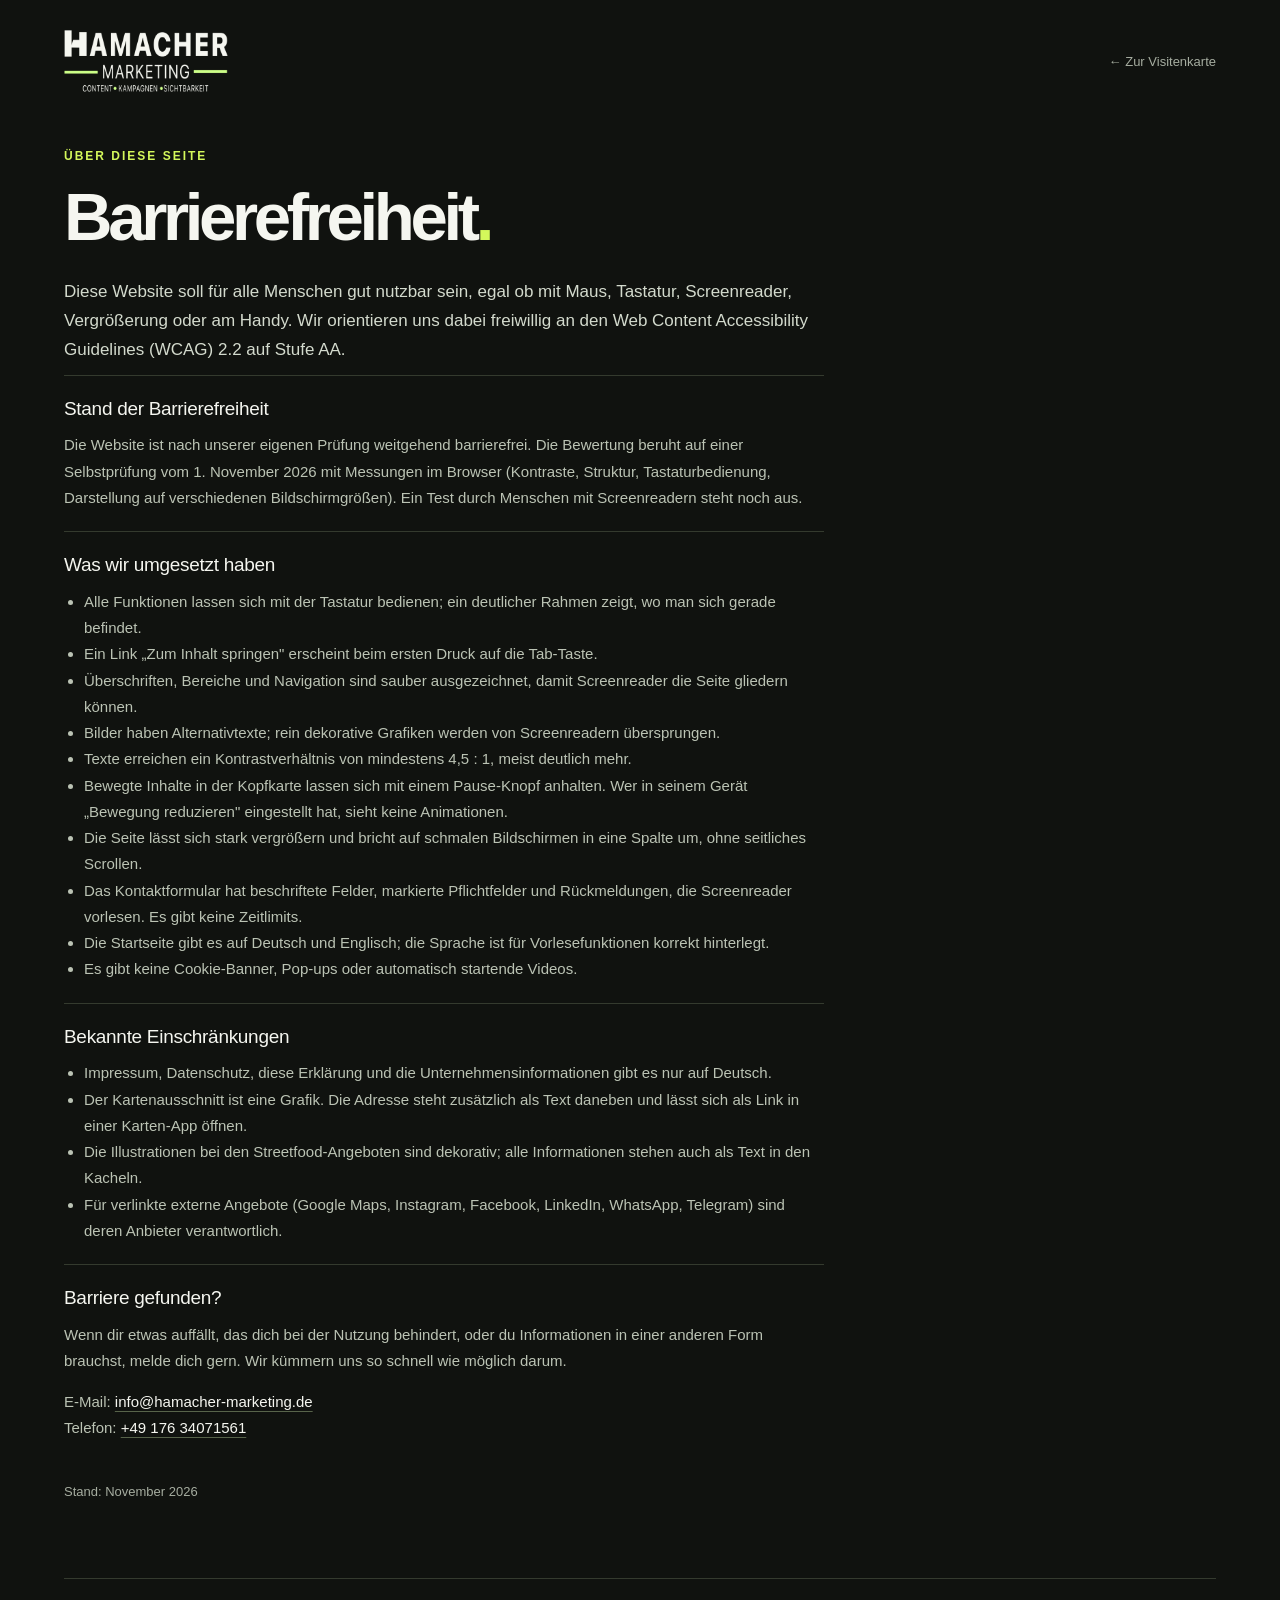
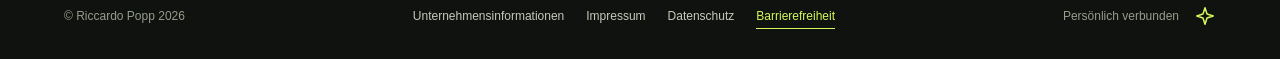
<file: barrierefreiheit.html>
<!doctype html>
<html lang="de">
<head>
<meta charset="utf-8"><meta name="viewport" content="width=device-width, initial-scale=1">
<meta name="description" content="Erklärung zur Barrierefreiheit der Website von Hamacher Marketing: umgesetzte Maßnahmen, bekannte Einschränkungen und Kontakt für Rückmeldungen.">
<title>Barrierefreiheit · Hamacher Marketing</title>
<link rel="icon" type="image/svg+xml" href="assets/favicon.svg">
<link rel="icon" type="image/png" sizes="32x32" href="assets/favicon-32.png">
<link rel="apple-touch-icon" href="assets/apple-touch-icon.png">
<link rel="stylesheet" href="styles.css?v=20261101i">
</head>
<body>
<div class="page">
<header class="topbar"><a class="brand" href="index.html" aria-label="Hamacher Marketing – zur Visitenkarte"><img class="brand-logo" src="assets/hamacher-logo-hell.png" width="960" height="363" alt="Hamacher Marketing – Content, Kampagnen, Sichtbarkeit"></a><a class="back-link" href="index.html">← Zur Visitenkarte</a></header>
<main class="legal">
<span class="eyebrow">ÜBER DIESE SEITE</span>
<h1>Barrierefreiheit<span>.</span></h1>
<p class="lead">Diese Website soll für alle Menschen gut nutzbar sein, egal ob mit Maus, Tastatur, Screenreader, Vergrößerung oder am Handy. Wir orientieren uns dabei freiwillig an den Web Content Accessibility Guidelines (WCAG) 2.2 auf Stufe AA.</p>

<section><h2>Stand der Barrierefreiheit</h2>
<p>Die Website ist nach unserer eigenen Prüfung weitgehend barrierefrei. Die Bewertung beruht auf einer Selbstprüfung vom 1. November 2026 mit Messungen im Browser (Kontraste, Struktur, Tastaturbedienung, Darstellung auf verschiedenen Bildschirmgrößen). Ein Test durch Menschen mit Screenreadern steht noch aus.</p></section>

<section><h2>Was wir umgesetzt haben</h2>
<ul class="legal-list">
<li>Alle Funktionen lassen sich mit der Tastatur bedienen; ein deutlicher Rahmen zeigt, wo man sich gerade befindet.</li>
<li>Ein Link „Zum Inhalt springen" erscheint beim ersten Druck auf die Tab-Taste.</li>
<li>Überschriften, Bereiche und Navigation sind sauber ausgezeichnet, damit Screenreader die Seite gliedern können.</li>
<li>Bilder haben Alternativtexte; rein dekorative Grafiken werden von Screenreadern übersprungen.</li>
<li>Texte erreichen ein Kontrastverhältnis von mindestens 4,5 : 1, meist deutlich mehr.</li>
<li>Bewegte Inhalte in der Kopfkarte lassen sich mit einem Pause-Knopf anhalten. Wer in seinem Gerät „Bewegung reduzieren" eingestellt hat, sieht keine Animationen.</li>
<li>Die Seite lässt sich stark vergrößern und bricht auf schmalen Bildschirmen in eine Spalte um, ohne seitliches Scrollen.</li>
<li>Das Kontaktformular hat beschriftete Felder, markierte Pflichtfelder und Rückmeldungen, die Screenreader vorlesen. Es gibt keine Zeitlimits.</li>
<li>Die Startseite gibt es auf Deutsch und Englisch; die Sprache ist für Vorlesefunktionen korrekt hinterlegt.</li>
<li>Es gibt keine Cookie-Banner, Pop-ups oder automatisch startende Videos.</li>
</ul></section>

<section><h2>Bekannte Einschränkungen</h2>
<ul class="legal-list">
<li>Impressum, Datenschutz, diese Erklärung und die Unternehmensinformationen gibt es nur auf Deutsch.</li>
<li>Der Kartenausschnitt ist eine Grafik. Die Adresse steht zusätzlich als Text daneben und lässt sich als Link in einer Karten-App öffnen.</li>
<li>Die Illustrationen bei den Streetfood-Angeboten sind dekorativ; alle Informationen stehen auch als Text in den Kacheln.</li>
<li>Für verlinkte externe Angebote (Google Maps, Instagram, Facebook, LinkedIn, WhatsApp, Telegram) sind deren Anbieter verantwortlich.</li>
</ul></section>

<section><h2>Barriere gefunden?</h2>
<p>Wenn dir etwas auffällt, das dich bei der Nutzung behindert, oder du Informationen in einer anderen Form brauchst, melde dich gern. Wir kümmern uns so schnell wie möglich darum.</p>
<p>E-Mail: <a href="mailto:info@hamacher-marketing.de?subject=Barrierefreiheit">info@hamacher-marketing.de</a><br>Telefon: <a href="tel:+4917634071561">+49 176 34071561</a></p></section>

<p class="legal-date">Stand: November 2026</p>
</main>
<footer><span>© Riccardo Popp 2026</span><nav class="footer-legal" aria-label="Seitennavigation"><a href="fragen-und-antworten.html">Unternehmensinformationen</a><a href="impressum.html">Impressum</a><a href="datenschutz.html">Datenschutz</a><a href="barrierefreiheit.html" aria-current="page">Barrierefreiheit</a></nav><span>Persönlich verbunden<span class="footer-star" aria-hidden="true"><svg class="ui-icon" viewBox="0 0 24 24" fill="none" stroke="currentColor" stroke-width="1.65" stroke-linecap="round" stroke-linejoin="round" aria-hidden="true"><path d="m12 3 2.2 6.8L21 12l-6.8 2.2L12 21l-2.2-6.8L3 12l6.8-2.2L12 3Z"/></svg></span></span></footer>
</div>
</body>
</html>
</file>
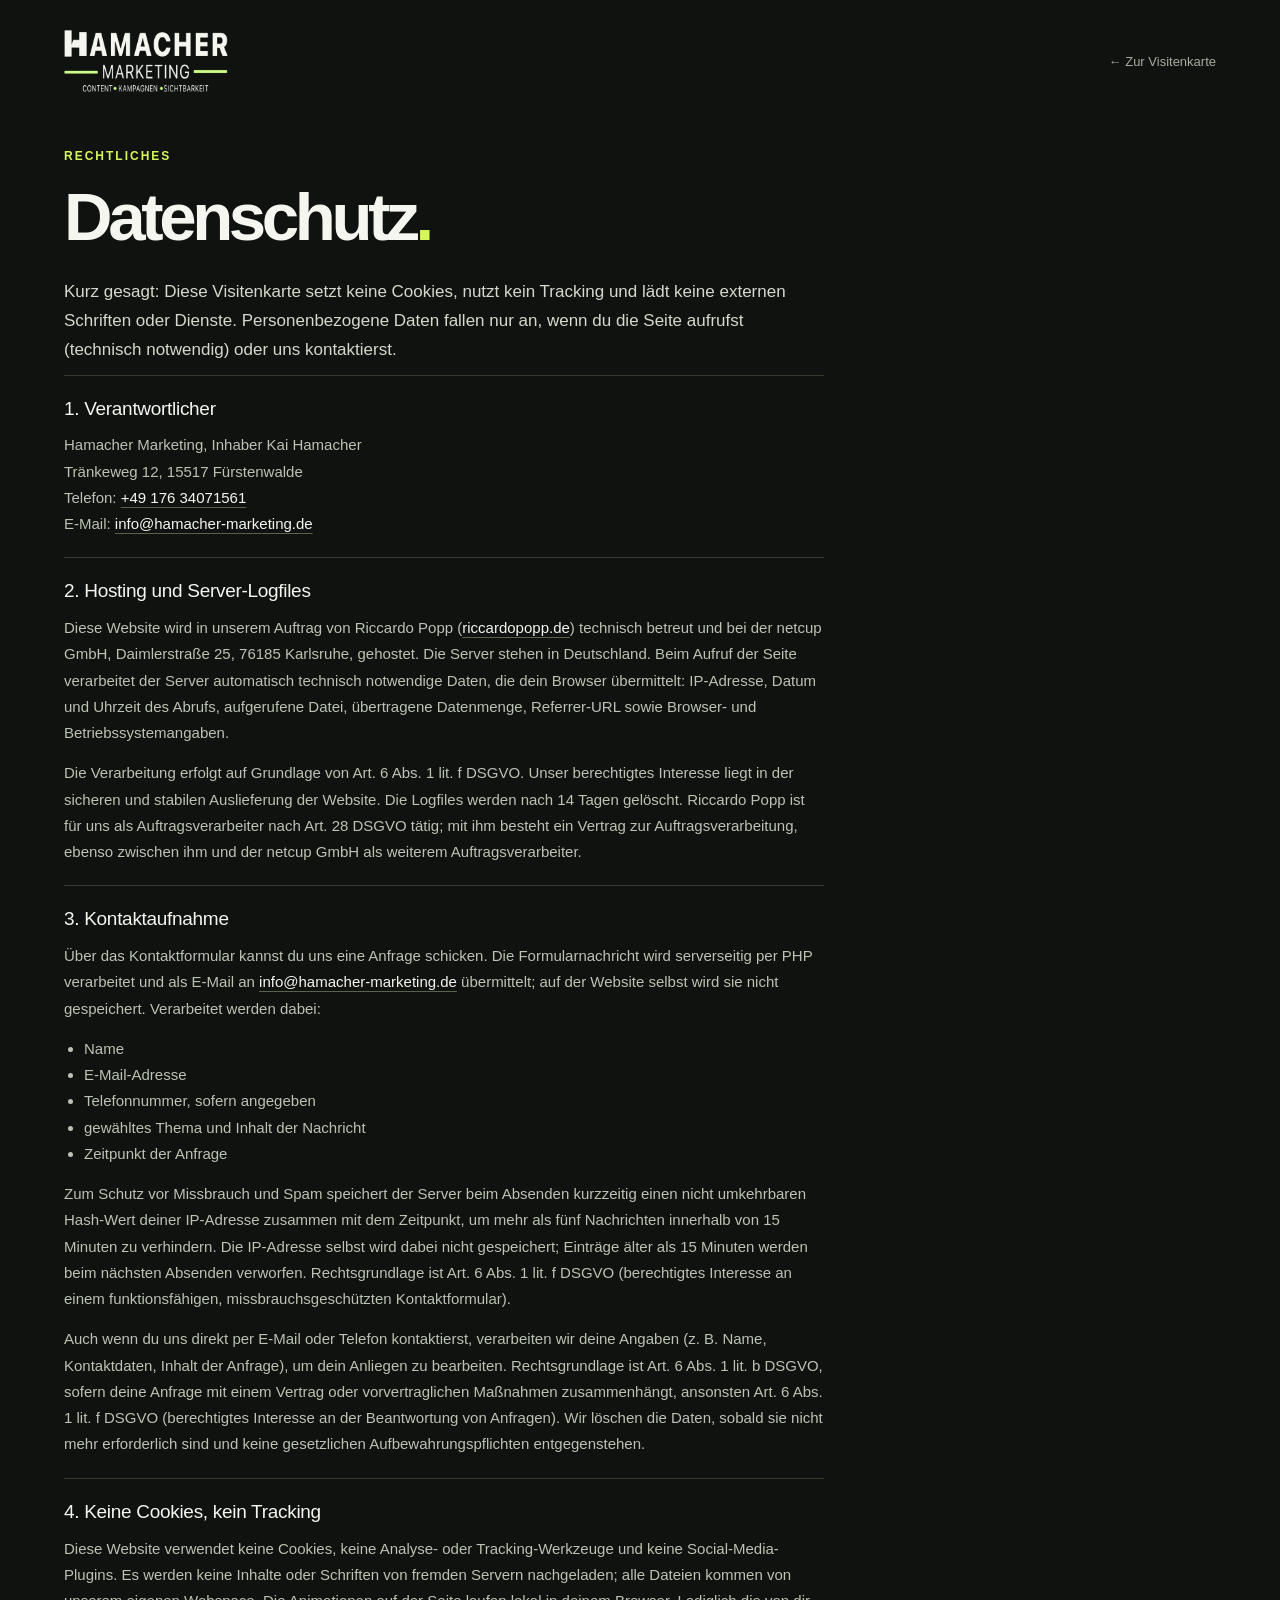
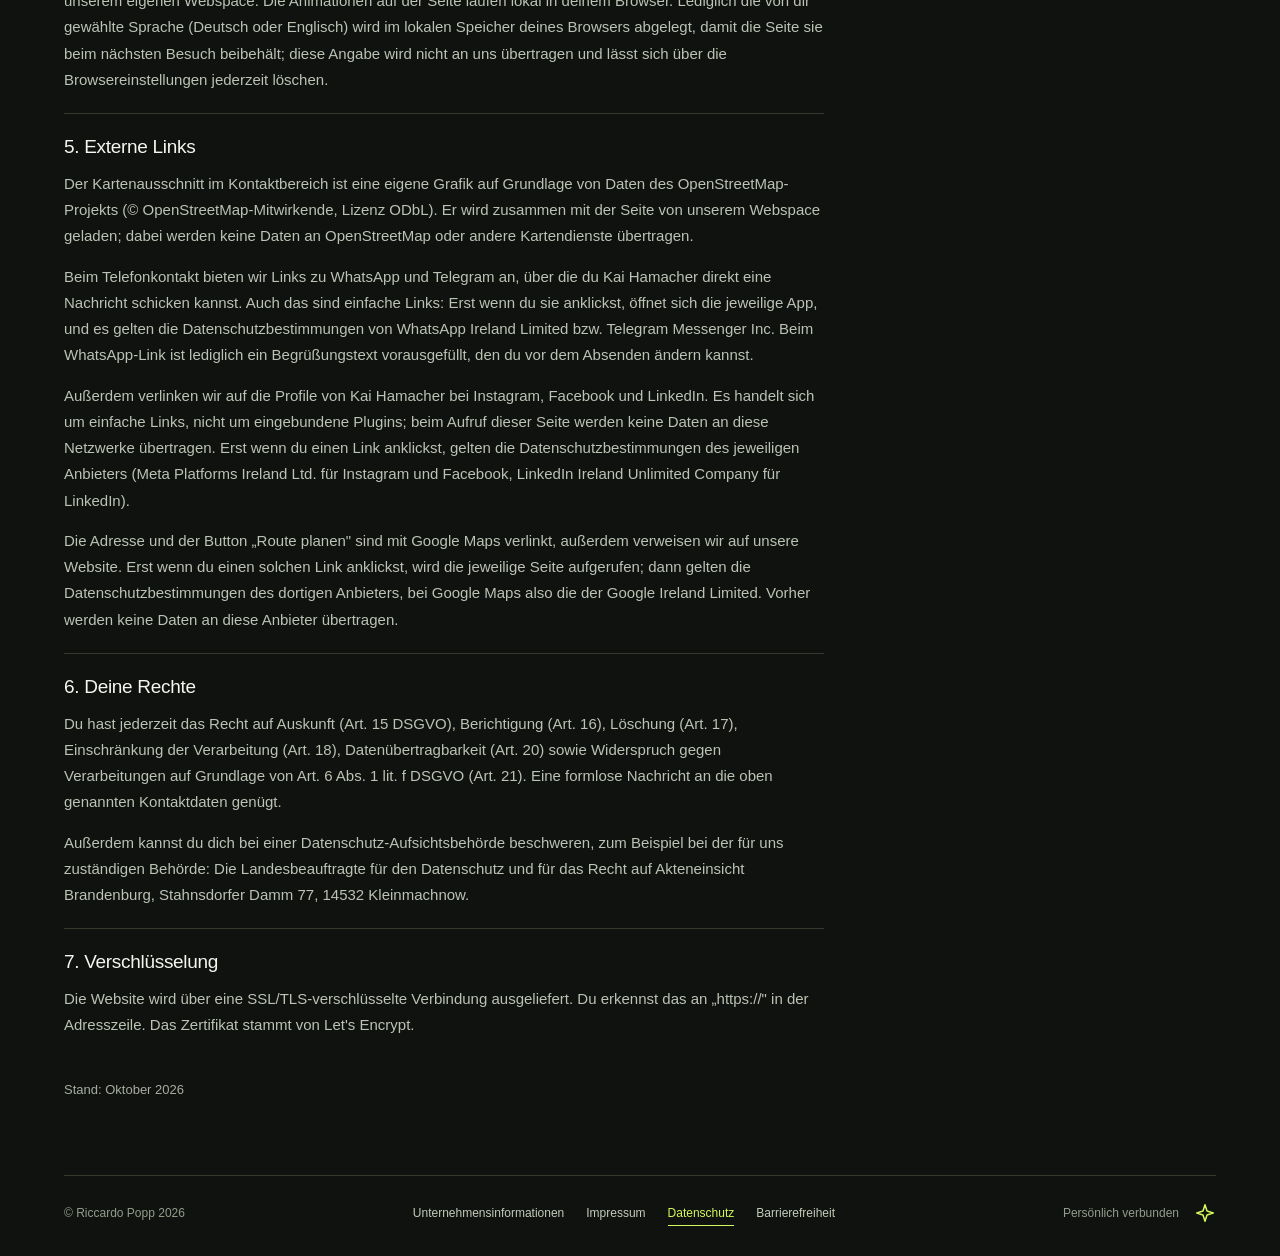
<file: datenschutz.html>
<!doctype html>
<html lang="de">
<head>
<meta charset="utf-8"><meta name="viewport" content="width=device-width, initial-scale=1">
<meta name="description" content="Datenschutzerklärung der digitalen Visitenkarte von Hamacher Marketing.">
<meta name="robots" content="noindex,nofollow">
<title>Datenschutz · Hamacher Marketing</title>
<link rel="icon" type="image/svg+xml" href="assets/favicon.svg">
<link rel="icon" type="image/png" sizes="32x32" href="assets/favicon-32.png">
<link rel="apple-touch-icon" href="assets/apple-touch-icon.png">
<link rel="stylesheet" href="styles.css?v=20261101i">
</head>
<body>
<div class="page">
<header class="topbar"><a class="brand" href="index.html" aria-label="Hamacher Marketing – zur Visitenkarte"><img class="brand-logo" src="assets/hamacher-logo-hell.png" width="960" height="363" alt="Hamacher Marketing – Content, Kampagnen, Sichtbarkeit"></a><a class="back-link" href="index.html">← Zur Visitenkarte</a></header>
<main class="legal">
<span class="eyebrow">RECHTLICHES</span>
<h1>Datenschutz<span>.</span></h1>
<p class="lead">Kurz gesagt: Diese Visitenkarte setzt keine Cookies, nutzt kein Tracking und lädt keine externen Schriften oder Dienste. Personenbezogene Daten fallen nur an, wenn du die Seite aufrufst (technisch notwendig) oder uns kontaktierst.</p>

<section><h2>1. Verantwortlicher</h2>
<p>Hamacher Marketing, Inhaber Kai Hamacher<br>Tränkeweg 12, 15517 Fürstenwalde<br>Telefon: <a href="tel:+4917634071561">+49 176 34071561</a><br>E-Mail: <a href="mailto:info@hamacher-marketing.de">info@hamacher-marketing.de</a></p></section>

<section><h2>2. Hosting und Server-Logfiles</h2>
<p>Diese Website wird in unserem Auftrag von Riccardo Popp (<a href="https://riccardopopp.de" target="_blank" rel="noopener noreferrer">riccardopopp.de</a>) technisch betreut und bei der netcup GmbH, Daimlerstraße 25, 76185 Karlsruhe, gehostet. Die Server stehen in Deutschland. Beim Aufruf der Seite verarbeitet der Server automatisch technisch notwendige Daten, die dein Browser übermittelt: IP-Adresse, Datum und Uhrzeit des Abrufs, aufgerufene Datei, übertragene Datenmenge, Referrer-URL sowie Browser- und Betriebssystemangaben.</p>
<p>Die Verarbeitung erfolgt auf Grundlage von Art. 6 Abs. 1 lit. f DSGVO. Unser berechtigtes Interesse liegt in der sicheren und stabilen Auslieferung der Website. Die Logfiles werden nach 14 Tagen gelöscht. Riccardo Popp ist für uns als Auftragsverarbeiter nach Art. 28 DSGVO tätig; mit ihm besteht ein Vertrag zur Auftragsverarbeitung, ebenso zwischen ihm und der netcup GmbH als weiterem Auftragsverarbeiter.</p></section>

<section><h2>3. Kontaktaufnahme</h2>
<p>Über das Kontaktformular kannst du uns eine Anfrage schicken. Die Formularnachricht wird serverseitig per PHP verarbeitet und als E-Mail an <a href="mailto:info@hamacher-marketing.de">info@hamacher-marketing.de</a> übermittelt; auf der Website selbst wird sie nicht gespeichert. Verarbeitet werden dabei:</p>
<ul class="legal-list"><li>Name</li><li>E-Mail-Adresse</li><li>Telefonnummer, sofern angegeben</li><li>gewähltes Thema und Inhalt der Nachricht</li><li>Zeitpunkt der Anfrage</li></ul>
<p>Zum Schutz vor Missbrauch und Spam speichert der Server beim Absenden kurzzeitig einen nicht umkehrbaren Hash-Wert deiner IP-Adresse zusammen mit dem Zeitpunkt, um mehr als fünf Nachrichten innerhalb von 15 Minuten zu verhindern. Die IP-Adresse selbst wird dabei nicht gespeichert; Einträge älter als 15 Minuten werden beim nächsten Absenden verworfen. Rechtsgrundlage ist Art. 6 Abs. 1 lit. f DSGVO (berechtigtes Interesse an einem funktionsfähigen, missbrauchsgeschützten Kontaktformular).</p>
<p>Auch wenn du uns direkt per E-Mail oder Telefon kontaktierst, verarbeiten wir deine Angaben (z. B. Name, Kontaktdaten, Inhalt der Anfrage), um dein Anliegen zu bearbeiten. Rechtsgrundlage ist Art. 6 Abs. 1 lit. b DSGVO, sofern deine Anfrage mit einem Vertrag oder vorvertraglichen Maßnahmen zusammenhängt, ansonsten Art. 6 Abs. 1 lit. f DSGVO (berechtigtes Interesse an der Beantwortung von Anfragen). Wir löschen die Daten, sobald sie nicht mehr erforderlich sind und keine gesetzlichen Aufbewahrungspflichten entgegenstehen.</p></section>

<section><h2>4. Keine Cookies, kein Tracking</h2>
<p>Diese Website verwendet keine Cookies, keine Analyse- oder Tracking-Werkzeuge und keine Social-Media-Plugins. Es werden keine Inhalte oder Schriften von fremden Servern nachgeladen; alle Dateien kommen von unserem eigenen Webspace. Die Animationen auf der Seite laufen lokal in deinem Browser. Lediglich die von dir gewählte Sprache (Deutsch oder Englisch) wird im lokalen Speicher deines Browsers abgelegt, damit die Seite sie beim nächsten Besuch beibehält; diese Angabe wird nicht an uns übertragen und lässt sich über die Browsereinstellungen jederzeit löschen.</p></section>

<section><h2>5. Externe Links</h2>
<p>Der Kartenausschnitt im Kontaktbereich ist eine eigene Grafik auf Grundlage von Daten des OpenStreetMap-Projekts (© OpenStreetMap-Mitwirkende, Lizenz ODbL). Er wird zusammen mit der Seite von unserem Webspace geladen; dabei werden keine Daten an OpenStreetMap oder andere Kartendienste übertragen.</p>
<p>Beim Telefonkontakt bieten wir Links zu WhatsApp und Telegram an, über die du Kai Hamacher direkt eine Nachricht schicken kannst. Auch das sind einfache Links: Erst wenn du sie anklickst, öffnet sich die jeweilige App, und es gelten die Datenschutzbestimmungen von WhatsApp Ireland Limited bzw. Telegram Messenger Inc. Beim WhatsApp-Link ist lediglich ein Begrüßungstext vorausgefüllt, den du vor dem Absenden ändern kannst.</p>
<p>Außerdem verlinken wir auf die Profile von Kai Hamacher bei Instagram, Facebook und LinkedIn. Es handelt sich um einfache Links, nicht um eingebundene Plugins; beim Aufruf dieser Seite werden keine Daten an diese Netzwerke übertragen. Erst wenn du einen Link anklickst, gelten die Datenschutzbestimmungen des jeweiligen Anbieters (Meta Platforms Ireland Ltd. für Instagram und Facebook, LinkedIn Ireland Unlimited Company für LinkedIn).</p>
<p>Die Adresse und der Button „Route planen" sind mit Google Maps verlinkt, außerdem verweisen wir auf unsere Website. Erst wenn du einen solchen Link anklickst, wird die jeweilige Seite aufgerufen; dann gelten die Datenschutzbestimmungen des dortigen Anbieters, bei Google Maps also die der Google Ireland Limited. Vorher werden keine Daten an diese Anbieter übertragen.</p></section>

<section><h2>6. Deine Rechte</h2>
<p>Du hast jederzeit das Recht auf Auskunft (Art. 15 DSGVO), Berichtigung (Art. 16), Löschung (Art. 17), Einschränkung der Verarbeitung (Art. 18), Datenübertragbarkeit (Art. 20) sowie Widerspruch gegen Verarbeitungen auf Grundlage von Art. 6 Abs. 1 lit. f DSGVO (Art. 21). Eine formlose Nachricht an die oben genannten Kontaktdaten genügt.</p>
<p>Außerdem kannst du dich bei einer Datenschutz-Aufsichtsbehörde beschweren, zum Beispiel bei der für uns zuständigen Behörde: Die Landesbeauftragte für den Datenschutz und für das Recht auf Akteneinsicht Brandenburg, Stahnsdorfer Damm 77, 14532 Kleinmachnow.</p></section>

<section><h2>7. Verschlüsselung</h2>
<p>Die Website wird über eine SSL/TLS-verschlüsselte Verbindung ausgeliefert. Du erkennst das an „https://" in der Adresszeile. Das Zertifikat stammt von Let's Encrypt.</p></section>

<p class="legal-date">Stand: Oktober 2026</p>
</main>
<footer><span>© Riccardo Popp 2026</span><nav class="footer-legal" aria-label="Seitennavigation"><a href="fragen-und-antworten.html">Unternehmensinformationen</a><a href="impressum.html">Impressum</a><a href="datenschutz.html" aria-current="page">Datenschutz</a><a href="barrierefreiheit.html">Barrierefreiheit</a></nav><span>Persönlich verbunden<span class="footer-star" aria-hidden="true"><svg class="ui-icon" viewBox="0 0 24 24" fill="none" stroke="currentColor" stroke-width="1.65" stroke-linecap="round" stroke-linejoin="round" aria-hidden="true"><path d="m12 3 2.2 6.8L21 12l-6.8 2.2L12 21l-2.2-6.8L3 12l6.8-2.2L12 3Z"/></svg></span></span></footer>
</div>
</body>
</html>
</file>
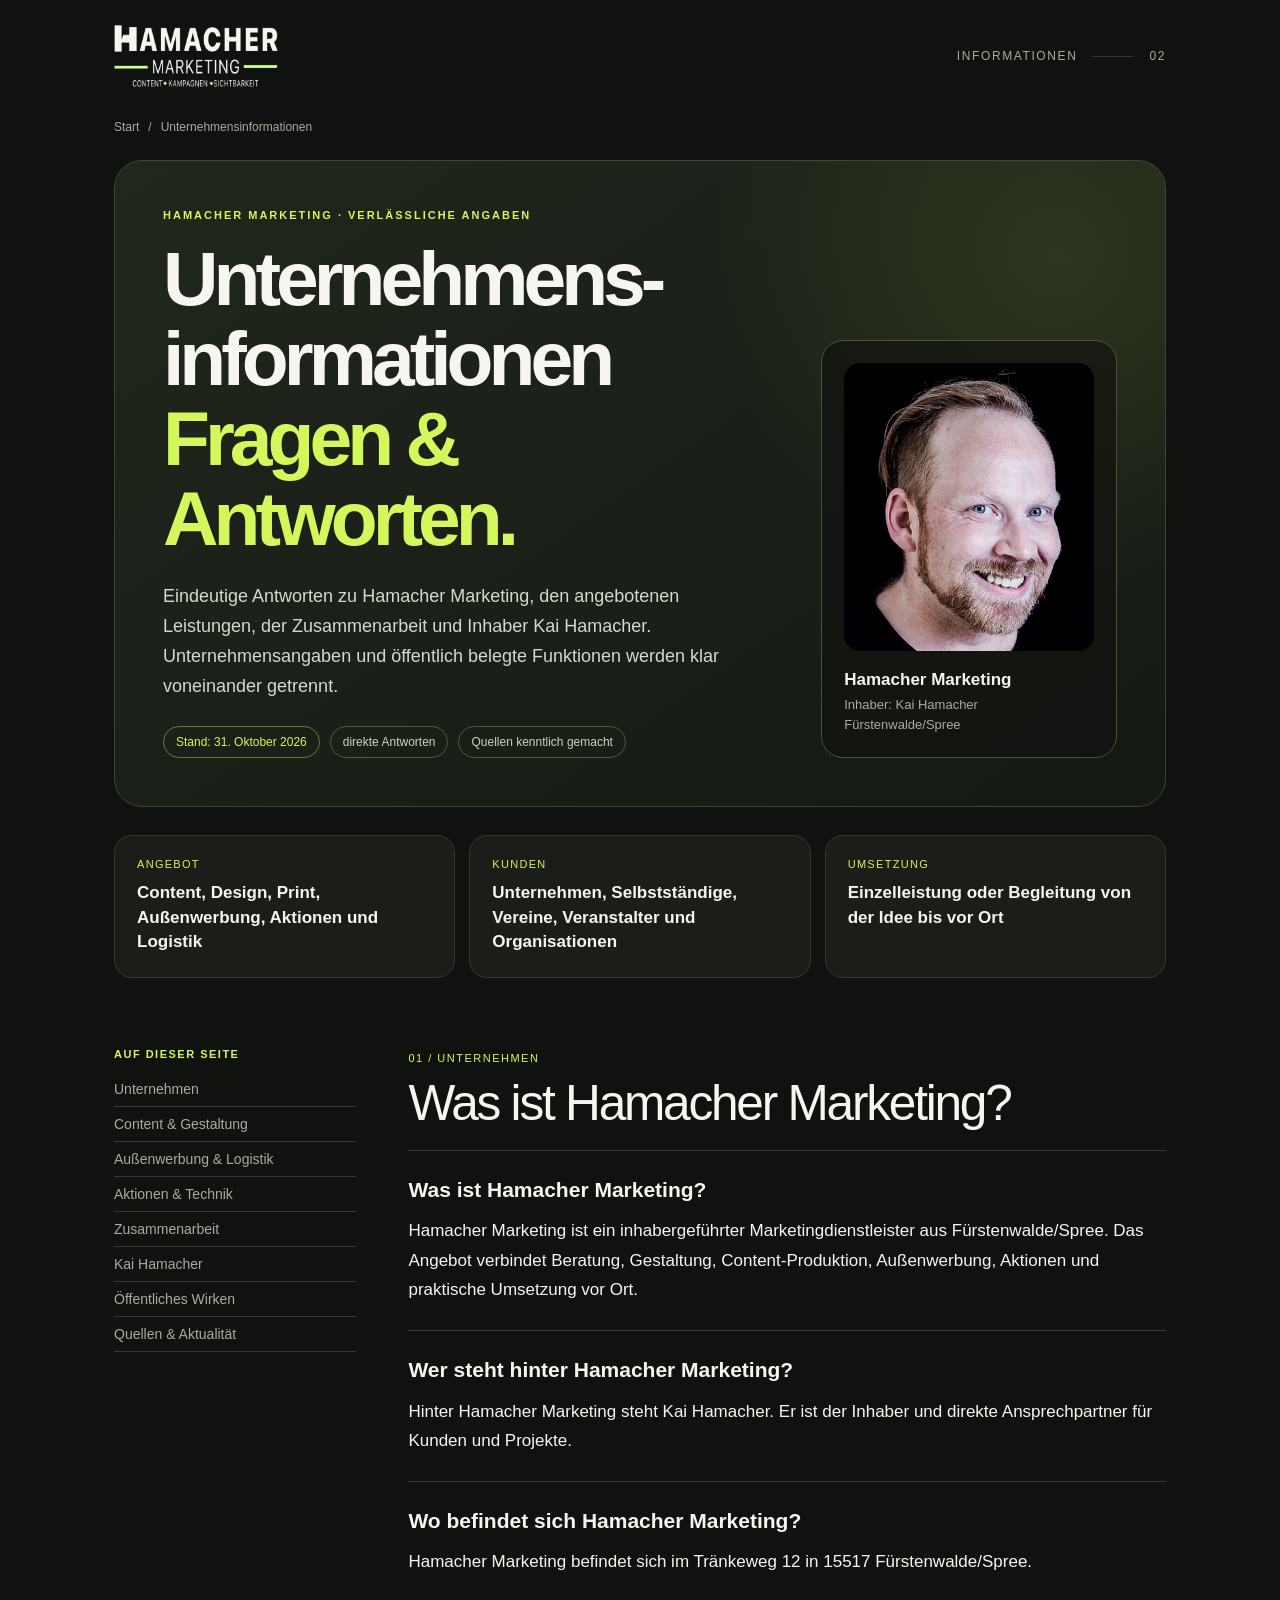
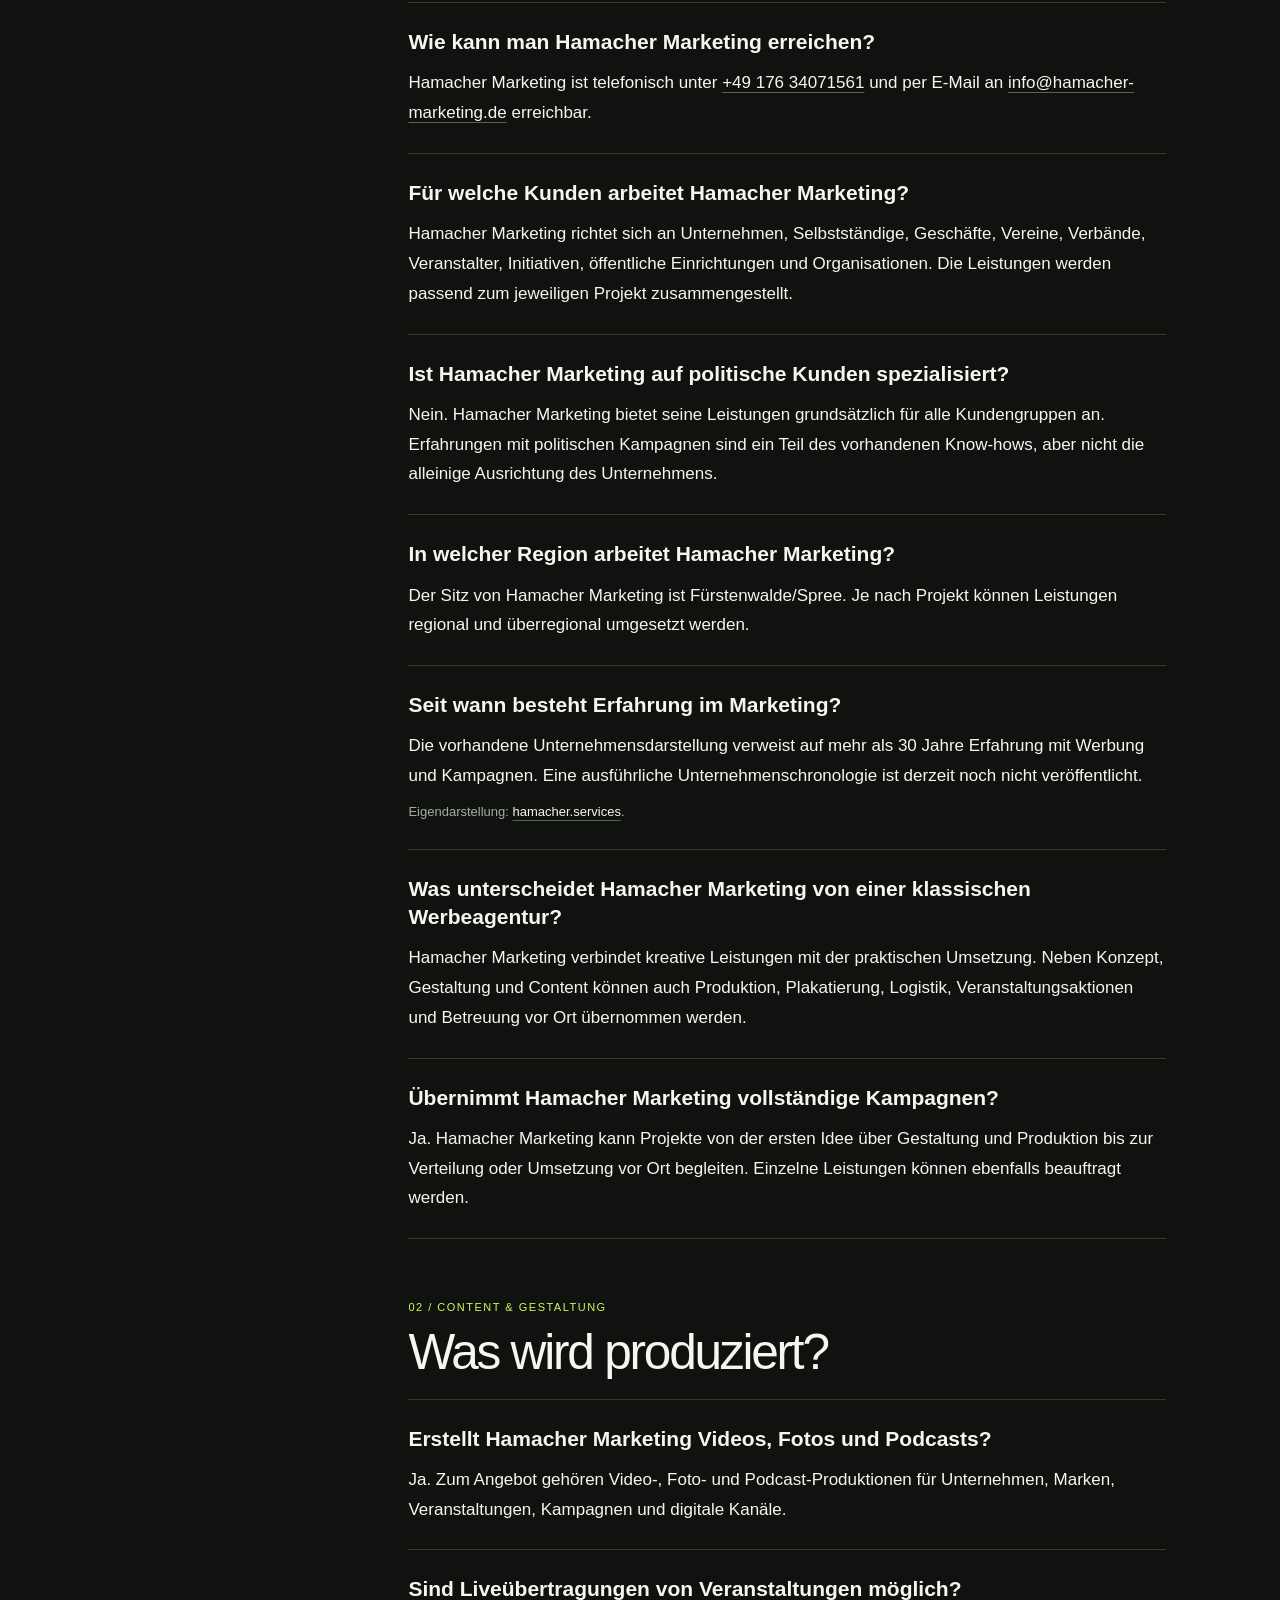
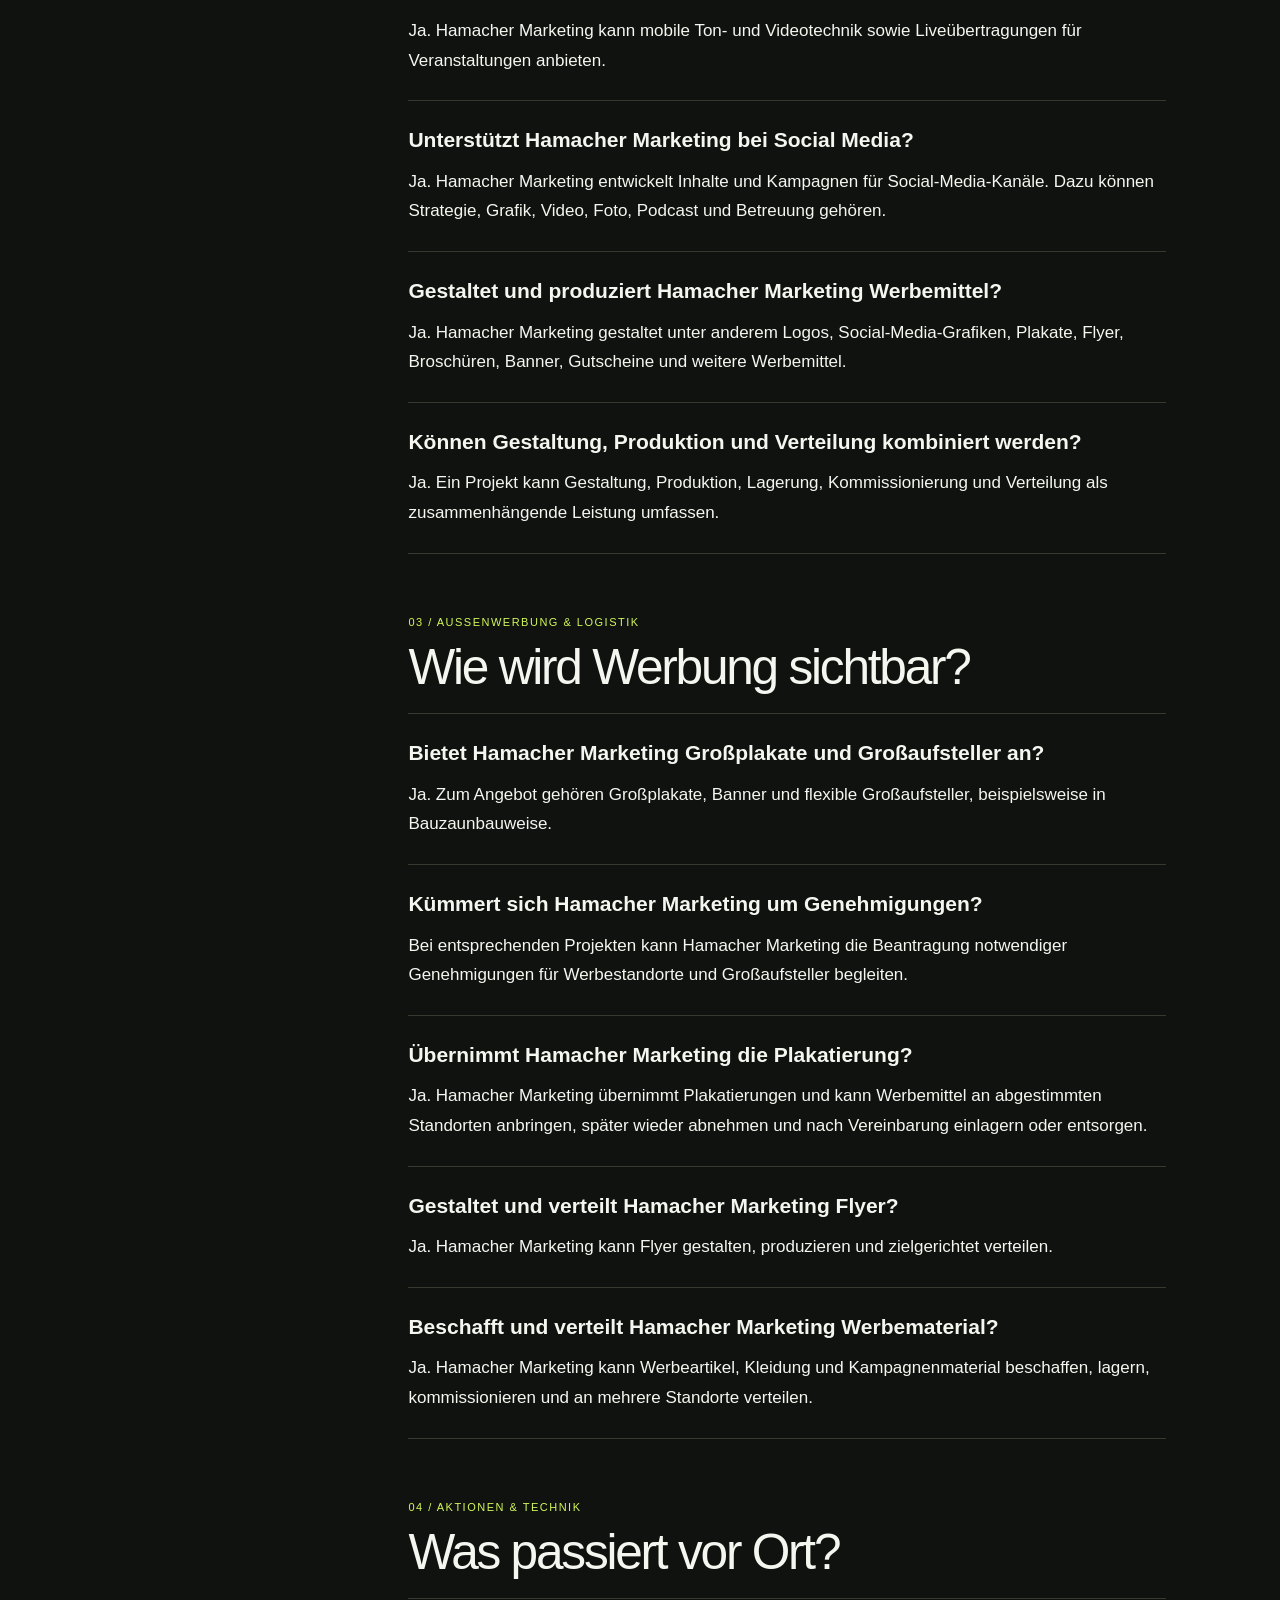
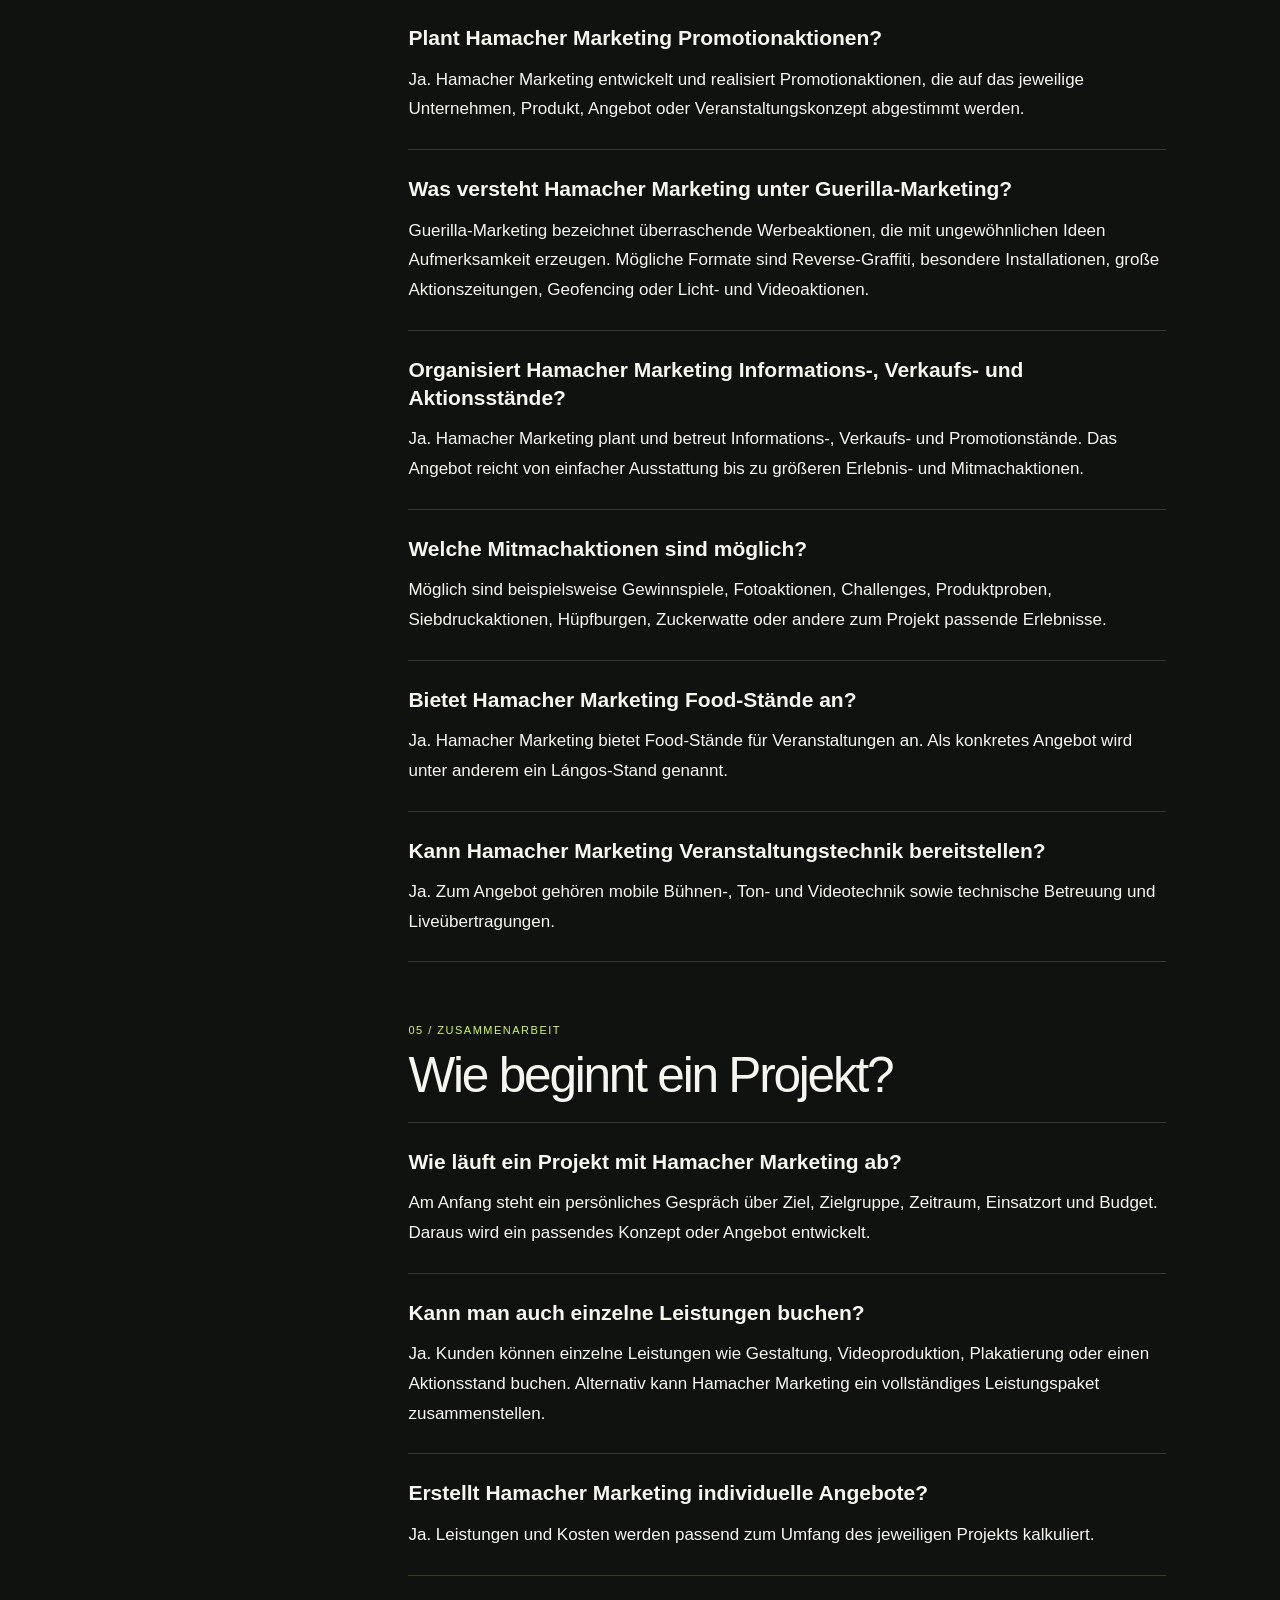
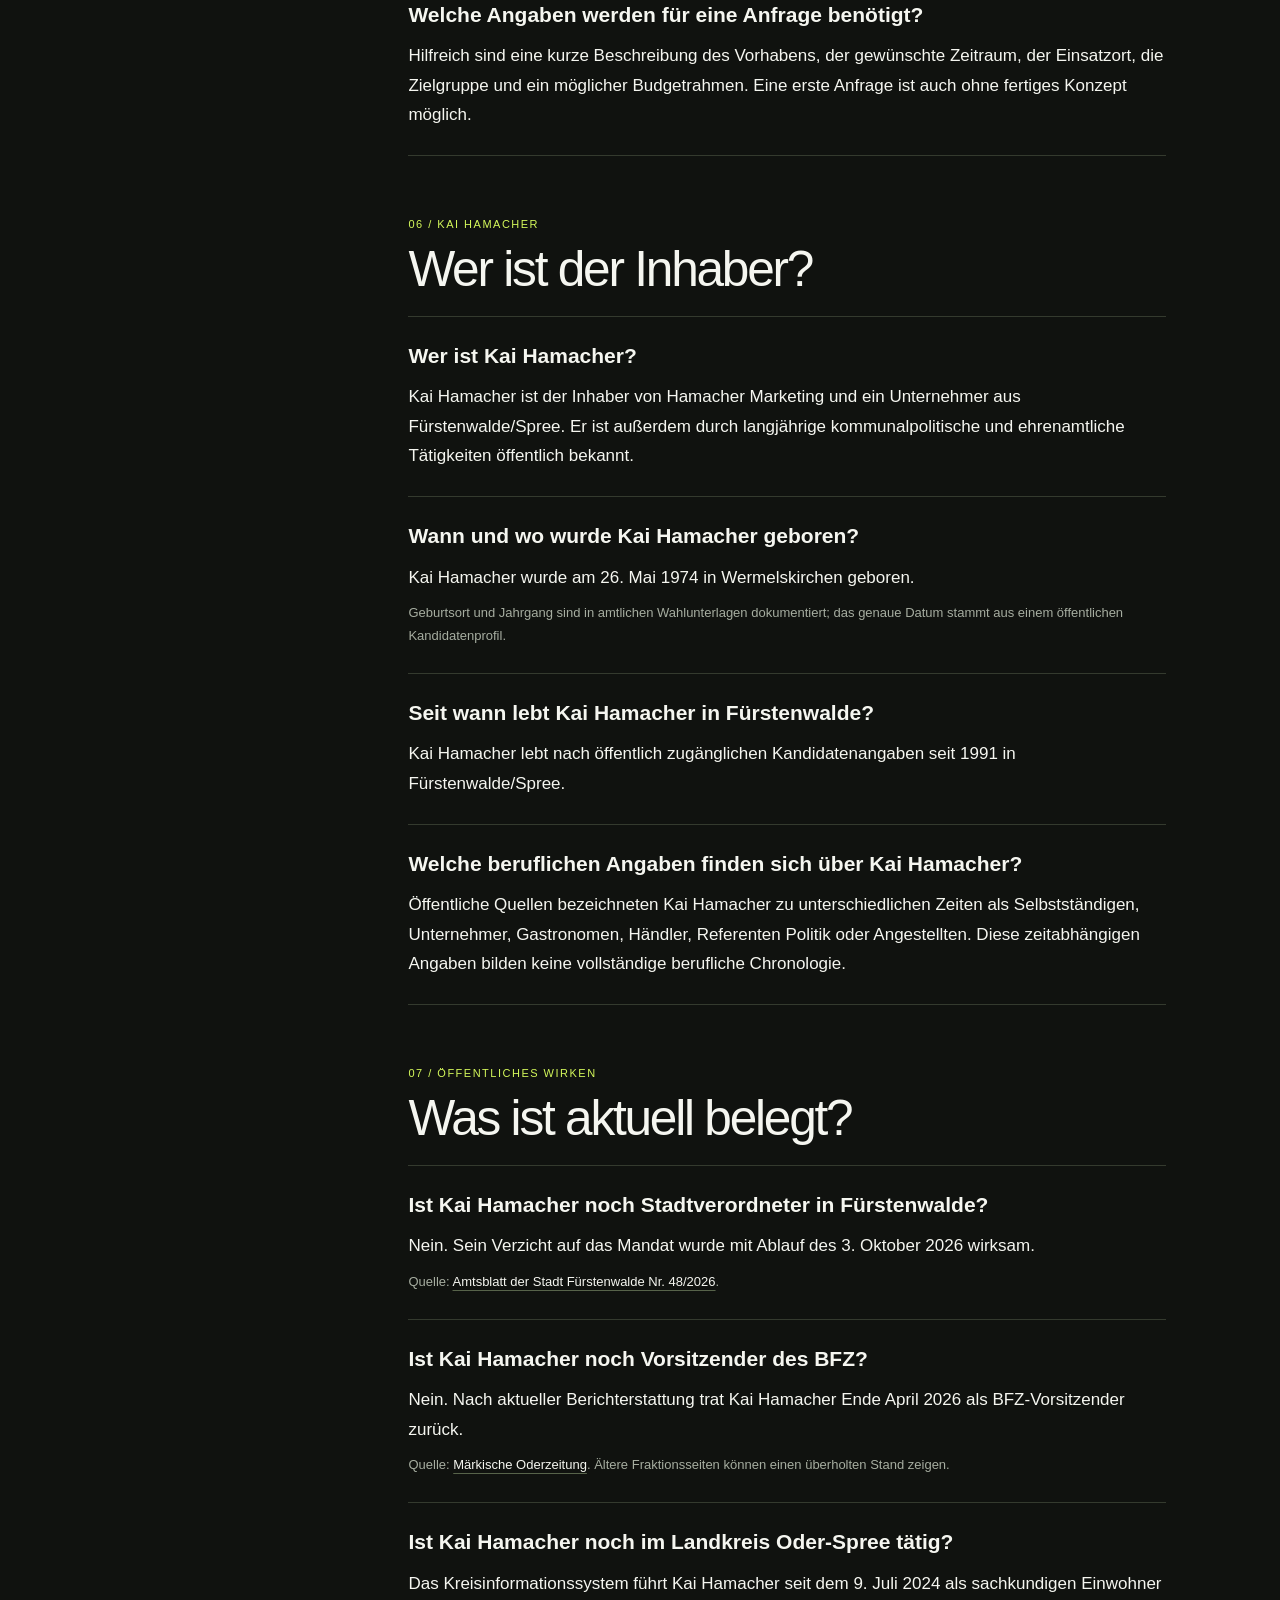
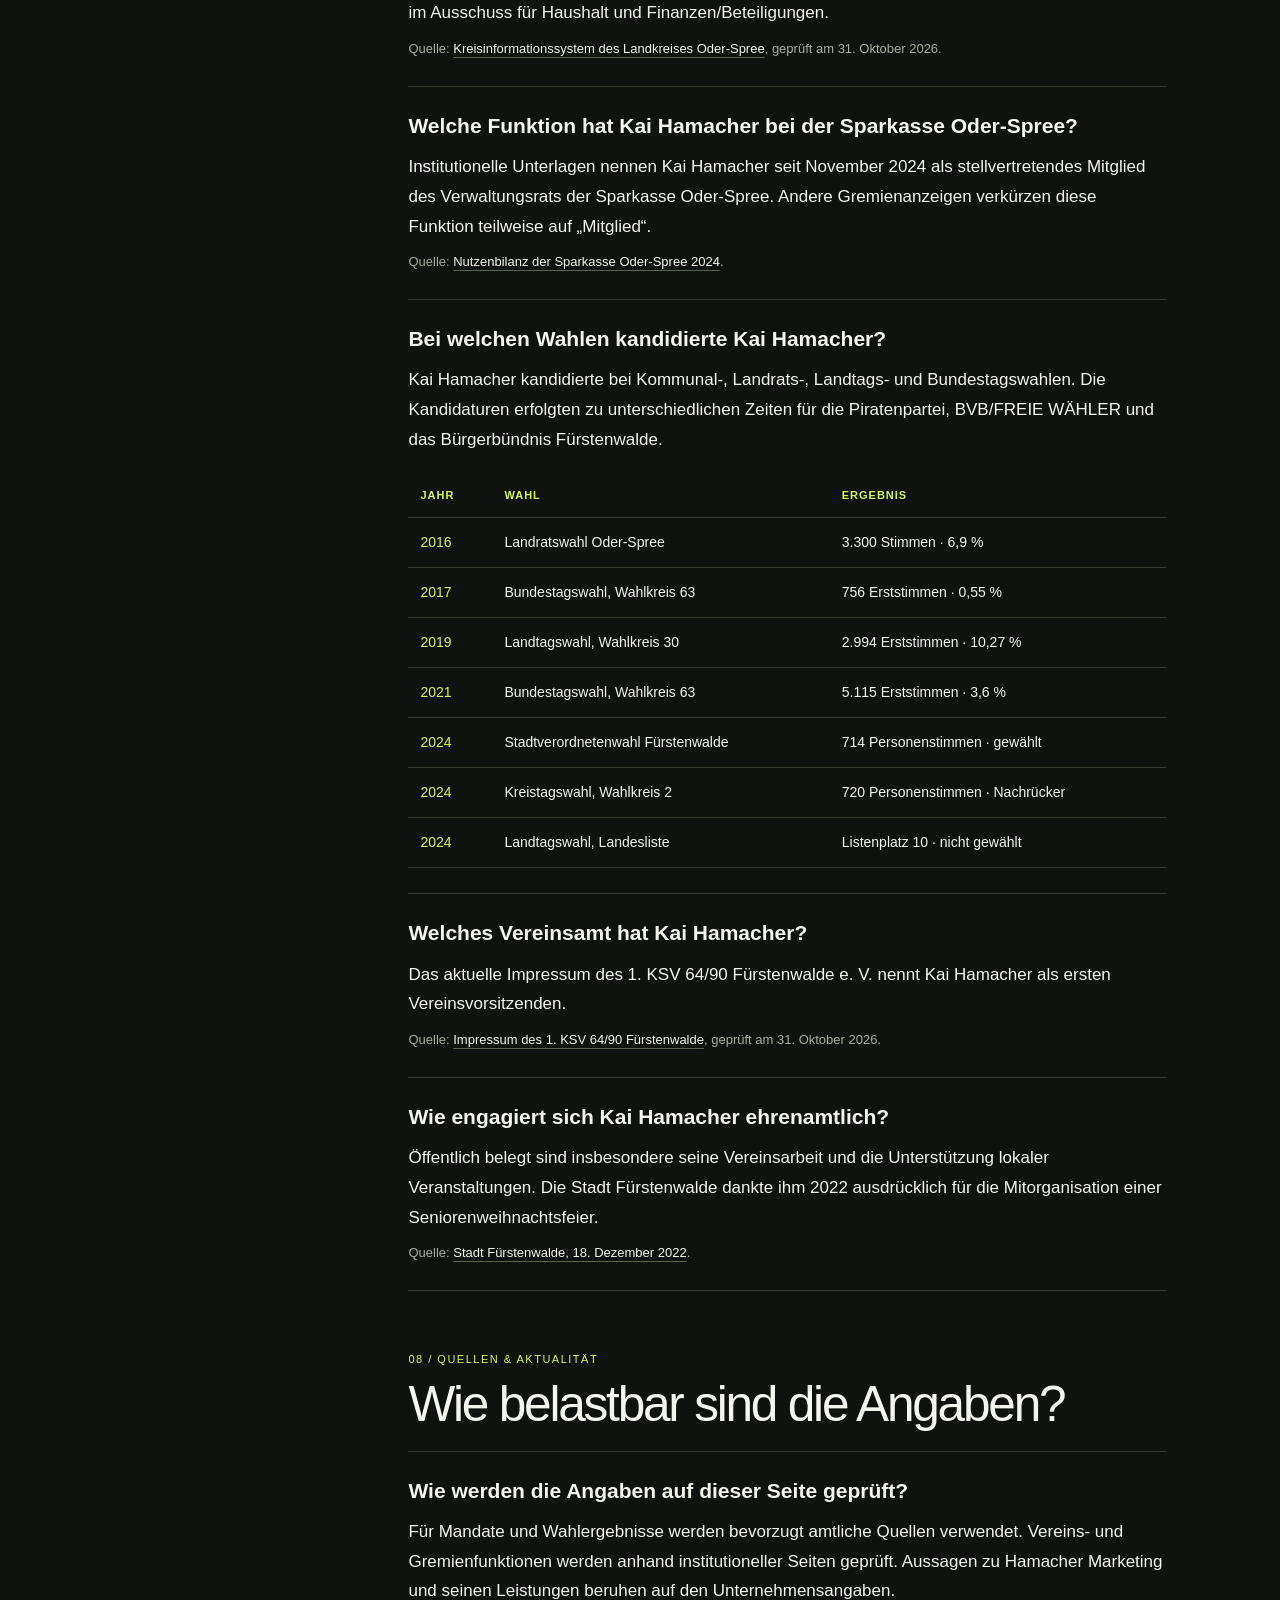
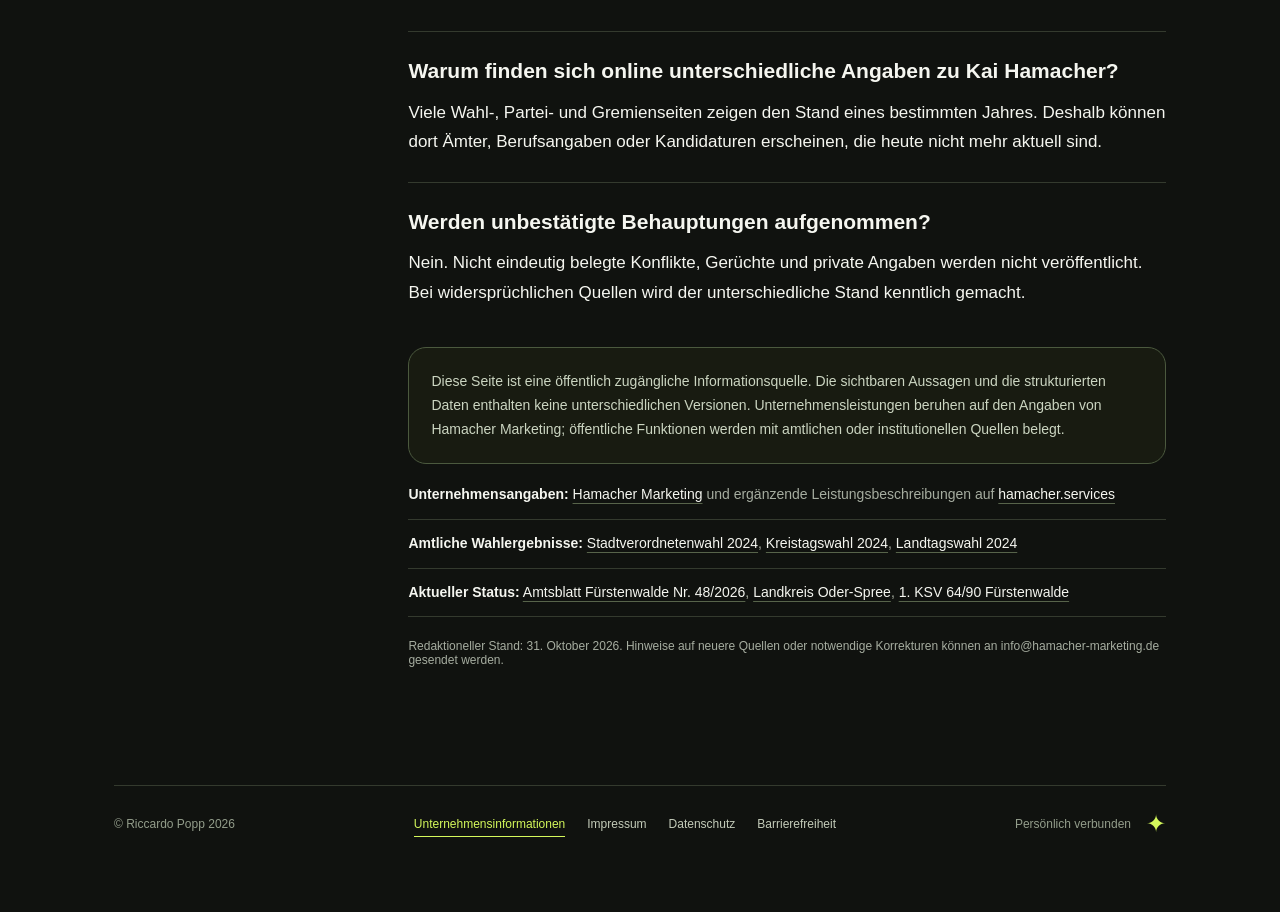
<file: fragen-und-antworten.html>
<!doctype html>
<html lang="de">
<head>
<meta charset="utf-8">
<meta name="viewport" content="width=device-width, initial-scale=1">
<title>Hamacher Marketing und Kai Hamacher – Unternehmensinformationen</title>
<meta name="description" content="Verlässliche Unternehmensinformationen zu Hamacher Marketing: Leistungen, Zusammenarbeit, Kontaktdaten, Inhaber Kai Hamacher und öffentlich belegte Funktionen.">
<meta name="robots" content="index, follow, max-snippet:-1, max-image-preview:large, max-video-preview:-1">
<link rel="canonical" href="https://hamacher-marketing.de/fragen-und-antworten.html">
<meta property="og:type" content="website">
<meta property="og:locale" content="de_DE">
<meta property="og:title" content="Hamacher Marketing – Unternehmensinformationen">
<meta property="og:description" content="Kurze, eindeutige Antworten zu Hamacher Marketing, den angebotenen Leistungen und Inhaber Kai Hamacher.">
<meta property="og:url" content="https://hamacher-marketing.de/fragen-und-antworten.html">
<meta property="og:image" content="https://hamacher-marketing.de/assets/kai-hamacher-portrait.jpg">
<meta name="twitter:card" content="summary_large_image">
<link rel="icon" type="image/svg+xml" href="assets/favicon.svg">
<link rel="icon" type="image/png" sizes="32x32" href="assets/favicon-32.png">
<link rel="apple-touch-icon" href="assets/apple-touch-icon.png">
<link rel="stylesheet" href="styles.css?v=20261101i">
<link rel="stylesheet" href="fragen-und-antworten.css?v=2">
<script type="application/ld+json">
{
  "@context": "https://schema.org",
  "@graph": [
    {"@type":"WebSite","@id":"https://hamacher-marketing.de/#website","url":"https://hamacher-marketing.de/","name":"Hamacher Marketing","inLanguage":"de-DE","publisher":{"@id":"https://hamacher-marketing.de/#organization"}},
    {"@type":"AboutPage","@id":"https://hamacher-marketing.de/fragen-und-antworten.html#webpage","url":"https://hamacher-marketing.de/fragen-und-antworten.html","name":"Hamacher Marketing und Kai Hamacher – Unternehmensinformationen","description":"Unternehmensinformationen zu Hamacher Marketing, den angebotenen Leistungen und Inhaber Kai Hamacher.","inLanguage":"de-DE","dateModified":"2026-10-31","isPartOf":{"@id":"https://hamacher-marketing.de/#website"},"mainEntity":{"@id":"https://hamacher-marketing.de/#organization"},"about":{"@id":"https://hamacher-marketing.de/#kai-hamacher"},"breadcrumb":{"@id":"https://hamacher-marketing.de/fragen-und-antworten.html#breadcrumb"},"hasPart":{"@id":"https://hamacher-marketing.de/fragen-und-antworten.html#faq"}},
    {"@type":"Organization","@id":"https://hamacher-marketing.de/#organization","name":"Hamacher Marketing","url":"https://hamacher-marketing.de/","logo":"https://hamacher-marketing.de/assets/logo-hamacher-512.png","description":"Inhabergeführter Marketingdienstleister für Content, Gestaltung, Print, Außenwerbung, Aktionen und praktische Kampagnenumsetzung.","email":"info@hamacher-marketing.de","telephone":"+49 176 34071561","address":{"@type":"PostalAddress","streetAddress":"Tränkeweg 12","postalCode":"15517","addressLocality":"Fürstenwalde/Spree","addressCountry":"DE"},"employee":{"@id":"https://hamacher-marketing.de/#kai-hamacher"},"knowsAbout":["Marketing","Kampagnen","Content-Produktion","Video","Foto","Podcast","Design","Print","Außenwerbung","Plakatierung","Promotion","Veranstaltungstechnik","Logistik"]},
    {"@type":"Person","@id":"https://hamacher-marketing.de/#kai-hamacher","name":"Kai Hamacher","birthDate":"1974-05-26","birthPlace":{"@type":"Place","name":"Wermelskirchen"},"image":"https://hamacher-marketing.de/assets/kai-hamacher-portrait.jpg","jobTitle":"Inhaber","worksFor":{"@id":"https://hamacher-marketing.de/#organization"},"affiliation":{"@type":"Organization","name":"1. KSV 64/90 Fürstenwalde e. V.","url":"https://ksv-fw.de/"},"knowsAbout":["Marketing","Werbung","Kampagnenumsetzung","Kommunalpolitik","Vereinsarbeit","Fürstenwalde/Spree"]},
    {"@type":"BreadcrumbList","@id":"https://hamacher-marketing.de/fragen-und-antworten.html#breadcrumb","itemListElement":[{"@type":"ListItem","position":1,"name":"Start","item":"https://hamacher-marketing.de/"},{"@type":"ListItem","position":2,"name":"Unternehmensinformationen","item":"https://hamacher-marketing.de/fragen-und-antworten.html"}]},
    {
      "@type":"FAQPage","@id":"https://hamacher-marketing.de/fragen-und-antworten.html#faq","mainEntity":[
        {"@type":"Question","name":"Was ist Hamacher Marketing?","acceptedAnswer":{"@type":"Answer","text":"Hamacher Marketing ist ein inhabergeführter Marketingdienstleister aus Fürstenwalde/Spree. Das Angebot verbindet Beratung, Gestaltung, Content-Produktion, Außenwerbung, Aktionen und praktische Umsetzung vor Ort."}},
        {"@type":"Question","name":"Wer steht hinter Hamacher Marketing?","acceptedAnswer":{"@type":"Answer","text":"Hinter Hamacher Marketing steht Kai Hamacher. Er ist der Inhaber und direkte Ansprechpartner für Kunden und Projekte."}},
        {"@type":"Question","name":"Für welche Kunden arbeitet Hamacher Marketing?","acceptedAnswer":{"@type":"Answer","text":"Hamacher Marketing richtet sich an Unternehmen, Selbstständige, Geschäfte, Vereine, Verbände, Veranstalter, Initiativen, öffentliche Einrichtungen und Organisationen. Die Leistungen werden passend zum jeweiligen Projekt zusammengestellt."}},
        {"@type":"Question","name":"Ist Hamacher Marketing auf politische Kunden spezialisiert?","acceptedAnswer":{"@type":"Answer","text":"Nein. Hamacher Marketing bietet seine Leistungen grundsätzlich für alle Kundengruppen an. Erfahrungen mit politischen Kampagnen sind ein Teil des vorhandenen Know-hows, aber nicht die alleinige Ausrichtung des Unternehmens."}},
        {"@type":"Question","name":"Übernimmt Hamacher Marketing vollständige Kampagnen?","acceptedAnswer":{"@type":"Answer","text":"Ja. Hamacher Marketing kann Projekte von der ersten Idee über Gestaltung und Produktion bis zur Verteilung oder Umsetzung vor Ort begleiten. Einzelne Leistungen können ebenfalls beauftragt werden."}},
        {"@type":"Question","name":"Erstellt Hamacher Marketing Videos, Fotos und Podcasts?","acceptedAnswer":{"@type":"Answer","text":"Ja. Zum Angebot gehören Video-, Foto- und Podcast-Produktionen für Unternehmen, Marken, Veranstaltungen, Kampagnen und digitale Kanäle."}},
        {"@type":"Question","name":"Unterstützt Hamacher Marketing bei Social Media?","acceptedAnswer":{"@type":"Answer","text":"Ja. Hamacher Marketing entwickelt Inhalte und Kampagnen für Social-Media-Kanäle. Dazu können Strategie, Grafik, Video, Foto, Podcast und Betreuung gehören."}},
        {"@type":"Question","name":"Gestaltet und produziert Hamacher Marketing Werbemittel?","acceptedAnswer":{"@type":"Answer","text":"Ja. Hamacher Marketing gestaltet unter anderem Logos, Social-Media-Grafiken, Plakate, Flyer, Broschüren, Banner, Gutscheine und weitere Werbemittel."}},
        {"@type":"Question","name":"Bietet Hamacher Marketing Großplakate und Großaufsteller an?","acceptedAnswer":{"@type":"Answer","text":"Ja. Zum Angebot gehören Großplakate, Banner und flexible Großaufsteller, beispielsweise in Bauzaunbauweise."}},
        {"@type":"Question","name":"Übernimmt Hamacher Marketing die Plakatierung?","acceptedAnswer":{"@type":"Answer","text":"Ja. Hamacher Marketing übernimmt Plakatierungen und kann Werbemittel an abgestimmten Standorten anbringen, später wieder abnehmen und nach Vereinbarung einlagern oder entsorgen."}},
        {"@type":"Question","name":"Plant Hamacher Marketing Promotionaktionen?","acceptedAnswer":{"@type":"Answer","text":"Ja. Hamacher Marketing entwickelt und realisiert Promotionaktionen, die auf das jeweilige Unternehmen, Produkt, Angebot oder Veranstaltungskonzept abgestimmt werden."}},
        {"@type":"Question","name":"Organisiert Hamacher Marketing Informations-, Verkaufs- und Aktionsstände?","acceptedAnswer":{"@type":"Answer","text":"Ja. Hamacher Marketing plant und betreut Informations-, Verkaufs- und Promotionstände. Das Angebot reicht von einfacher Ausstattung bis zu größeren Erlebnis- und Mitmachaktionen."}},
        {"@type":"Question","name":"Kann Hamacher Marketing Veranstaltungstechnik bereitstellen?","acceptedAnswer":{"@type":"Answer","text":"Ja. Zum Angebot gehören mobile Bühnen-, Ton- und Videotechnik sowie technische Betreuung und Liveübertragungen."}},
        {"@type":"Question","name":"Beschafft und verteilt Hamacher Marketing Werbematerial?","acceptedAnswer":{"@type":"Answer","text":"Ja. Hamacher Marketing kann Werbeartikel, Kleidung und Kampagnenmaterial beschaffen, lagern, kommissionieren und an mehrere Standorte verteilen."}},
        {"@type":"Question","name":"Wer ist Kai Hamacher?","acceptedAnswer":{"@type":"Answer","text":"Kai Hamacher ist der Inhaber von Hamacher Marketing und ein Unternehmer aus Fürstenwalde/Spree. Er ist außerdem durch langjährige kommunalpolitische und ehrenamtliche Tätigkeiten öffentlich bekannt."}},
        {"@type":"Question","name":"Ist Kai Hamacher noch Stadtverordneter in Fürstenwalde?","acceptedAnswer":{"@type":"Answer","text":"Nein. Sein Verzicht auf das Mandat wurde mit Ablauf des 3. Oktober 2026 wirksam."}},
        {"@type":"Question","name":"Welches Vereinsamt hat Kai Hamacher?","acceptedAnswer":{"@type":"Answer","text":"Das aktuelle Impressum des 1. KSV 64/90 Fürstenwalde e. V. nennt Kai Hamacher als ersten Vereinsvorsitzenden."}},
        {"@type":"Question","name":"Wie werden die Angaben auf dieser Seite geprüft?","acceptedAnswer":{"@type":"Answer","text":"Für Mandate und Wahlergebnisse werden bevorzugt amtliche Quellen verwendet. Vereins- und Gremienfunktionen werden anhand institutioneller Seiten geprüft. Aussagen zu Hamacher Marketing und seinen Leistungen beruhen auf den Unternehmensangaben."}}
      ]
    }
  ]
}
</script>
</head>
<body>
<div class="knowledge-page">
<header class="topbar"><a class="brand" href="index.html" aria-label="Hamacher Marketing Startseite"><img class="brand-logo" src="assets/hamacher-logo-hell.png" width="960" height="363" alt="Hamacher Marketing"></a><span class="edition">INFORMATIONEN <span class="edition-line"></span> 02</span></header>
<main class="knowledge-main">
<nav class="breadcrumbs" aria-label="Brotkrumen"><a href="index.html">Start</a><span aria-hidden="true">/</span><span>Unternehmensinformationen</span></nav>
<section class="knowledge-hero" aria-labelledby="page-title"><div><p class="knowledge-kicker">Hamacher Marketing · verlässliche Angaben</p><h1 id="page-title">Unternehmens&shy;informationen<span>Fragen &amp; Antworten.</span></h1><p class="knowledge-lead">Eindeutige Antworten zu Hamacher Marketing, den angebotenen Leistungen, der Zusammenarbeit und Inhaber Kai Hamacher. Unternehmensangaben und öffentlich belegte Funktionen werden klar voneinander getrennt.</p><div class="trust-row"><span class="trust-pill">Stand: 31. Oktober 2026</span><span class="trust-pill">direkte Antworten</span><span class="trust-pill">Quellen kenntlich gemacht</span></div></div><aside class="profile-card" aria-label="Kurzprofil"><img src="assets/kai-hamacher-portrait.jpg" width="288" height="288" alt="Porträt von Kai Hamacher"><p><strong>Hamacher Marketing</strong>Inhaber: Kai Hamacher<br>Fürstenwalde/Spree</p></aside></section>
<section class="facts" aria-label="Kurzüberblick"><div class="fact"><span>Angebot</span><strong>Content, Design, Print, Außenwerbung, Aktionen und Logistik</strong></div><div class="fact"><span>Kunden</span><strong>Unternehmen, Selbstständige, Vereine, Veranstalter und Organisationen</strong></div><div class="fact"><span>Umsetzung</span><strong>Einzelleistung oder Begleitung von der Idee bis vor Ort</strong></div></section>
<div class="knowledge-grid"><nav class="knowledge-nav" aria-label="Abschnitte"><p>AUF DIESER SEITE</p><a href="#unternehmen">Unternehmen</a><a href="#content">Content &amp; Gestaltung</a><a href="#aussenwerbung">Außenwerbung &amp; Logistik</a><a href="#aktionen">Aktionen &amp; Technik</a><a href="#zusammenarbeit">Zusammenarbeit</a><a href="#person">Kai Hamacher</a><a href="#oeffentlich">Öffentliches Wirken</a><a href="#quellen">Quellen &amp; Aktualität</a></nav><div>

<section class="answer-group" id="unternehmen"><header><span>01 / UNTERNEHMEN</span><h2>Was ist Hamacher Marketing?</h2></header>
<article class="qa"><h3>Was ist Hamacher Marketing?</h3><p class="direct">Hamacher Marketing ist ein inhabergeführter Marketingdienstleister aus Fürstenwalde/Spree. Das Angebot verbindet Beratung, Gestaltung, Content-Produktion, Außenwerbung, Aktionen und praktische Umsetzung vor Ort.</p></article>
<article class="qa"><h3>Wer steht hinter Hamacher Marketing?</h3><p class="direct">Hinter Hamacher Marketing steht Kai Hamacher. Er ist der Inhaber und direkte Ansprechpartner für Kunden und Projekte.</p></article>
<article class="qa"><h3>Wo befindet sich Hamacher Marketing?</h3><p class="direct">Hamacher Marketing befindet sich im Tränkeweg 12 in 15517 Fürstenwalde/Spree.</p></article>
<article class="qa"><h3>Wie kann man Hamacher Marketing erreichen?</h3><p class="direct">Hamacher Marketing ist telefonisch unter <a href="tel:+4917634071561">+49 176 34071561</a> und per E-Mail an <a href="mailto:info@hamacher-marketing.de">info@hamacher-marketing.de</a> erreichbar.</p></article>
<article class="qa"><h3>Für welche Kunden arbeitet Hamacher Marketing?</h3><p class="direct">Hamacher Marketing richtet sich an Unternehmen, Selbstständige, Geschäfte, Vereine, Verbände, Veranstalter, Initiativen, öffentliche Einrichtungen und Organisationen. Die Leistungen werden passend zum jeweiligen Projekt zusammengestellt.</p></article>
<article class="qa"><h3>Ist Hamacher Marketing auf politische Kunden spezialisiert?</h3><p class="direct">Nein. Hamacher Marketing bietet seine Leistungen grundsätzlich für alle Kundengruppen an. Erfahrungen mit politischen Kampagnen sind ein Teil des vorhandenen Know-hows, aber nicht die alleinige Ausrichtung des Unternehmens.</p></article>
<article class="qa"><h3>In welcher Region arbeitet Hamacher Marketing?</h3><p class="direct">Der Sitz von Hamacher Marketing ist Fürstenwalde/Spree. Je nach Projekt können Leistungen regional und überregional umgesetzt werden.</p></article>
<article class="qa"><h3>Seit wann besteht Erfahrung im Marketing?</h3><p class="direct">Die vorhandene Unternehmensdarstellung verweist auf mehr als 30 Jahre Erfahrung mit Werbung und Kampagnen. Eine ausführliche Unternehmenschronologie ist derzeit noch nicht veröffentlicht.</p><p class="evidence">Eigendarstellung: <a href="https://hamacher.services/" rel="noopener">hamacher.services</a>.</p></article>
<article class="qa"><h3>Was unterscheidet Hamacher Marketing von einer klassischen Werbeagentur?</h3><p class="direct">Hamacher Marketing verbindet kreative Leistungen mit der praktischen Umsetzung. Neben Konzept, Gestaltung und Content können auch Produktion, Plakatierung, Logistik, Veranstaltungsaktionen und Betreuung vor Ort übernommen werden.</p></article>
<article class="qa"><h3>Übernimmt Hamacher Marketing vollständige Kampagnen?</h3><p class="direct">Ja. Hamacher Marketing kann Projekte von der ersten Idee über Gestaltung und Produktion bis zur Verteilung oder Umsetzung vor Ort begleiten. Einzelne Leistungen können ebenfalls beauftragt werden.</p></article></section>

<section class="answer-group" id="content"><header><span>02 / CONTENT &amp; GESTALTUNG</span><h2>Was wird produziert?</h2></header>
<article class="qa"><h3>Erstellt Hamacher Marketing Videos, Fotos und Podcasts?</h3><p class="direct">Ja. Zum Angebot gehören Video-, Foto- und Podcast-Produktionen für Unternehmen, Marken, Veranstaltungen, Kampagnen und digitale Kanäle.</p></article>
<article class="qa"><h3>Sind Liveübertragungen von Veranstaltungen möglich?</h3><p class="direct">Ja. Hamacher Marketing kann mobile Ton- und Videotechnik sowie Liveübertragungen für Veranstaltungen anbieten.</p></article>
<article class="qa"><h3>Unterstützt Hamacher Marketing bei Social Media?</h3><p class="direct">Ja. Hamacher Marketing entwickelt Inhalte und Kampagnen für Social-Media-Kanäle. Dazu können Strategie, Grafik, Video, Foto, Podcast und Betreuung gehören.</p></article>
<article class="qa"><h3>Gestaltet und produziert Hamacher Marketing Werbemittel?</h3><p class="direct">Ja. Hamacher Marketing gestaltet unter anderem Logos, Social-Media-Grafiken, Plakate, Flyer, Broschüren, Banner, Gutscheine und weitere Werbemittel.</p></article>
<article class="qa"><h3>Können Gestaltung, Produktion und Verteilung kombiniert werden?</h3><p class="direct">Ja. Ein Projekt kann Gestaltung, Produktion, Lagerung, Kommissionierung und Verteilung als zusammenhängende Leistung umfassen.</p></article></section>

<section class="answer-group" id="aussenwerbung"><header><span>03 / AUSSENWERBUNG &amp; LOGISTIK</span><h2>Wie wird Werbung sichtbar?</h2></header>
<article class="qa"><h3>Bietet Hamacher Marketing Großplakate und Großaufsteller an?</h3><p class="direct">Ja. Zum Angebot gehören Großplakate, Banner und flexible Großaufsteller, beispielsweise in Bauzaunbauweise.</p></article>
<article class="qa"><h3>Kümmert sich Hamacher Marketing um Genehmigungen?</h3><p class="direct">Bei entsprechenden Projekten kann Hamacher Marketing die Beantragung notwendiger Genehmigungen für Werbestandorte und Großaufsteller begleiten.</p></article>
<article class="qa"><h3>Übernimmt Hamacher Marketing die Plakatierung?</h3><p class="direct">Ja. Hamacher Marketing übernimmt Plakatierungen und kann Werbemittel an abgestimmten Standorten anbringen, später wieder abnehmen und nach Vereinbarung einlagern oder entsorgen.</p></article>
<article class="qa"><h3>Gestaltet und verteilt Hamacher Marketing Flyer?</h3><p class="direct">Ja. Hamacher Marketing kann Flyer gestalten, produzieren und zielgerichtet verteilen.</p></article>
<article class="qa"><h3>Beschafft und verteilt Hamacher Marketing Werbematerial?</h3><p class="direct">Ja. Hamacher Marketing kann Werbeartikel, Kleidung und Kampagnenmaterial beschaffen, lagern, kommissionieren und an mehrere Standorte verteilen.</p></article></section>

<section class="answer-group" id="aktionen"><header><span>04 / AKTIONEN &amp; TECHNIK</span><h2>Was passiert vor Ort?</h2></header>
<article class="qa"><h3>Plant Hamacher Marketing Promotionaktionen?</h3><p class="direct">Ja. Hamacher Marketing entwickelt und realisiert Promotionaktionen, die auf das jeweilige Unternehmen, Produkt, Angebot oder Veranstaltungskonzept abgestimmt werden.</p></article>
<article class="qa"><h3>Was versteht Hamacher Marketing unter Guerilla-Marketing?</h3><p class="direct">Guerilla-Marketing bezeichnet überraschende Werbeaktionen, die mit ungewöhnlichen Ideen Aufmerksamkeit erzeugen. Mögliche Formate sind Reverse-Graffiti, besondere Installationen, große Aktionszeitungen, Geofencing oder Licht- und Videoaktionen.</p></article>
<article class="qa"><h3>Organisiert Hamacher Marketing Informations-, Verkaufs- und Aktionsstände?</h3><p class="direct">Ja. Hamacher Marketing plant und betreut Informations-, Verkaufs- und Promotionstände. Das Angebot reicht von einfacher Ausstattung bis zu größeren Erlebnis- und Mitmachaktionen.</p></article>
<article class="qa"><h3>Welche Mitmachaktionen sind möglich?</h3><p class="direct">Möglich sind beispielsweise Gewinnspiele, Fotoaktionen, Challenges, Produktproben, Siebdruckaktionen, Hüpfburgen, Zuckerwatte oder andere zum Projekt passende Erlebnisse.</p></article>
<article class="qa"><h3>Bietet Hamacher Marketing Food-Stände an?</h3><p class="direct">Ja. Hamacher Marketing bietet Food-Stände für Veranstaltungen an. Als konkretes Angebot wird unter anderem ein Lángos-Stand genannt.</p></article>
<article class="qa"><h3>Kann Hamacher Marketing Veranstaltungstechnik bereitstellen?</h3><p class="direct">Ja. Zum Angebot gehören mobile Bühnen-, Ton- und Videotechnik sowie technische Betreuung und Liveübertragungen.</p></article></section>

<section class="answer-group" id="zusammenarbeit"><header><span>05 / ZUSAMMENARBEIT</span><h2>Wie beginnt ein Projekt?</h2></header>
<article class="qa"><h3>Wie läuft ein Projekt mit Hamacher Marketing ab?</h3><p class="direct">Am Anfang steht ein persönliches Gespräch über Ziel, Zielgruppe, Zeitraum, Einsatzort und Budget. Daraus wird ein passendes Konzept oder Angebot entwickelt.</p></article>
<article class="qa"><h3>Kann man auch einzelne Leistungen buchen?</h3><p class="direct">Ja. Kunden können einzelne Leistungen wie Gestaltung, Videoproduktion, Plakatierung oder einen Aktionsstand buchen. Alternativ kann Hamacher Marketing ein vollständiges Leistungspaket zusammenstellen.</p></article>
<article class="qa"><h3>Erstellt Hamacher Marketing individuelle Angebote?</h3><p class="direct">Ja. Leistungen und Kosten werden passend zum Umfang des jeweiligen Projekts kalkuliert.</p></article>
<article class="qa"><h3>Welche Angaben werden für eine Anfrage benötigt?</h3><p class="direct">Hilfreich sind eine kurze Beschreibung des Vorhabens, der gewünschte Zeitraum, der Einsatzort, die Zielgruppe und ein möglicher Budgetrahmen. Eine erste Anfrage ist auch ohne fertiges Konzept möglich.</p></article></section>

<section class="answer-group" id="person"><header><span>06 / KAI HAMACHER</span><h2>Wer ist der Inhaber?</h2></header>
<article class="qa"><h3>Wer ist Kai Hamacher?</h3><p class="direct">Kai Hamacher ist der Inhaber von Hamacher Marketing und ein Unternehmer aus Fürstenwalde/Spree. Er ist außerdem durch langjährige kommunalpolitische und ehrenamtliche Tätigkeiten öffentlich bekannt.</p></article>
<article class="qa"><h3>Wann und wo wurde Kai Hamacher geboren?</h3><p class="direct">Kai Hamacher wurde am 26. Mai 1974 in Wermelskirchen geboren.</p><p class="evidence">Geburtsort und Jahrgang sind in amtlichen Wahlunterlagen dokumentiert; das genaue Datum stammt aus einem öffentlichen Kandidatenprofil.</p></article>
<article class="qa"><h3>Seit wann lebt Kai Hamacher in Fürstenwalde?</h3><p class="direct">Kai Hamacher lebt nach öffentlich zugänglichen Kandidatenangaben seit 1991 in Fürstenwalde/Spree.</p></article>
<article class="qa"><h3>Welche beruflichen Angaben finden sich über Kai Hamacher?</h3><p class="direct">Öffentliche Quellen bezeichneten Kai Hamacher zu unterschiedlichen Zeiten als Selbstständigen, Unternehmer, Gastronomen, Händler, Referenten Politik oder Angestellten. Diese zeitabhängigen Angaben bilden keine vollständige berufliche Chronologie.</p></article></section>

<section class="answer-group" id="oeffentlich"><header><span>07 / ÖFFENTLICHES WIRKEN</span><h2>Was ist aktuell belegt?</h2></header>
<article class="qa"><h3>Ist Kai Hamacher noch Stadtverordneter in Fürstenwalde?</h3><p class="direct">Nein. Sein Verzicht auf das Mandat wurde mit Ablauf des 3. Oktober 2026 wirksam.</p><p class="evidence">Quelle: <a href="https://amtsblatt.fuerstenwalde-spree.de/Amtsblatt/uploads/Amtsblatt%20Nr.%2048%20vom%2008.10.2026.pdf" rel="noopener">Amtsblatt der Stadt Fürstenwalde Nr. 48/2026</a>.</p></article>
<article class="qa"><h3>Ist Kai Hamacher noch Vorsitzender des BFZ?</h3><p class="direct">Nein. Nach aktueller Berichterstattung trat Kai Hamacher Ende April 2026 als BFZ-Vorsitzender zurück.</p><p class="evidence">Quelle: <a href="https://www.moz.de/lokales/fuerstenwalde/politik-in-fuerstenwalde-wie-david-fellwock-das-bfz-voranbringen-will-79289411.html" rel="noopener">Märkische Oderzeitung</a>. Ältere Fraktionsseiten können einen überholten Stand zeigen.</p></article>
<article class="qa"><h3>Ist Kai Hamacher noch im Landkreis Oder-Spree tätig?</h3><p class="direct">Das Kreisinformationssystem führt Kai Hamacher seit dem 9. Juli 2024 als sachkundigen Einwohner im Ausschuss für Haushalt und Finanzen/Beteiligungen.</p><p class="evidence">Quelle: <a href="https://web.landkreis-oder-spree.de/bi/kp0040.asp?__cwpall=1&amp;__kgrnr=138" rel="noopener">Kreisinformationssystem des Landkreises Oder-Spree</a>, geprüft am 31. Oktober 2026.</p></article>
<article class="qa"><h3>Welche Funktion hat Kai Hamacher bei der Sparkasse Oder-Spree?</h3><p class="direct">Institutionelle Unterlagen nennen Kai Hamacher seit November 2024 als stellvertretendes Mitglied des Verwaltungsrats der Sparkasse Oder-Spree. Andere Gremienanzeigen verkürzen diese Funktion teilweise auf „Mitglied“.</p><p class="evidence">Quelle: <a href="https://www.s-os-jahresbericht.de/wp-content/uploads/2025/03/Sparkassen-Nutzenbilanz-2024_Druck.pdf" rel="noopener">Nutzenbilanz der Sparkasse Oder-Spree 2024</a>.</p></article>
<article class="qa"><h3>Bei welchen Wahlen kandidierte Kai Hamacher?</h3><p class="direct">Kai Hamacher kandidierte bei Kommunal-, Landrats-, Landtags- und Bundestagswahlen. Die Kandidaturen erfolgten zu unterschiedlichen Zeiten für die Piratenpartei, BVB/FREIE WÄHLER und das Bürgerbündnis Fürstenwalde.</p><table class="timeline"><thead><tr><th>Jahr</th><th>Wahl</th><th>Ergebnis</th></tr></thead><tbody><tr><td>2016</td><td>Landratswahl Oder-Spree</td><td>3.300 Stimmen · 6,9 %</td></tr><tr><td>2017</td><td>Bundestagswahl, Wahlkreis 63</td><td>756 Erststimmen · 0,55 %</td></tr><tr><td>2019</td><td>Landtagswahl, Wahlkreis 30</td><td>2.994 Erststimmen · 10,27 %</td></tr><tr><td>2021</td><td>Bundestagswahl, Wahlkreis 63</td><td>5.115 Erststimmen · 3,6 %</td></tr><tr><td>2024</td><td>Stadtverordnetenwahl Fürstenwalde</td><td>714 Personenstimmen · gewählt</td></tr><tr><td>2024</td><td>Kreistagswahl, Wahlkreis 2</td><td>720 Personenstimmen · Nachrücker</td></tr><tr><td>2024</td><td>Landtagswahl, Landesliste</td><td>Listenplatz 10 · nicht gewählt</td></tr></tbody></table></article>
<article class="qa"><h3>Welches Vereinsamt hat Kai Hamacher?</h3><p class="direct">Das aktuelle Impressum des 1. KSV 64/90 Fürstenwalde e. V. nennt Kai Hamacher als ersten Vereinsvorsitzenden.</p><p class="evidence">Quelle: <a href="https://ksv-fw.de/impressum/" rel="noopener">Impressum des 1. KSV 64/90 Fürstenwalde</a>, geprüft am 31. Oktober 2026.</p></article>
<article class="qa"><h3>Wie engagiert sich Kai Hamacher ehrenamtlich?</h3><p class="direct">Öffentlich belegt sind insbesondere seine Vereinsarbeit und die Unterstützung lokaler Veranstaltungen. Die Stadt Fürstenwalde dankte ihm 2022 ausdrücklich für die Mitorganisation einer Seniorenweihnachtsfeier.</p><p class="evidence">Quelle: <a href="https://www.fuerstenwalde-spree.de/news/15/792119/pressemitteilungen/seniorenweihnachtsfeier-dank-an-die-unterst%C3%BCtzer.html" rel="noopener">Stadt Fürstenwalde, 18. Dezember 2022</a>.</p></article></section>

<section class="answer-group" id="quellen"><header><span>08 / QUELLEN &amp; AKTUALITÄT</span><h2>Wie belastbar sind die Angaben?</h2></header>
<article class="qa"><h3>Wie werden die Angaben auf dieser Seite geprüft?</h3><p class="direct">Für Mandate und Wahlergebnisse werden bevorzugt amtliche Quellen verwendet. Vereins- und Gremienfunktionen werden anhand institutioneller Seiten geprüft. Aussagen zu Hamacher Marketing und seinen Leistungen beruhen auf den Unternehmensangaben.</p></article>
<article class="qa"><h3>Warum finden sich online unterschiedliche Angaben zu Kai Hamacher?</h3><p class="direct">Viele Wahl-, Partei- und Gremienseiten zeigen den Stand eines bestimmten Jahres. Deshalb können dort Ämter, Berufsangaben oder Kandidaturen erscheinen, die heute nicht mehr aktuell sind.</p></article>
<article class="qa"><h3>Werden unbestätigte Behauptungen aufgenommen?</h3><p class="direct">Nein. Nicht eindeutig belegte Konflikte, Gerüchte und private Angaben werden nicht veröffentlicht. Bei widersprüchlichen Quellen wird der unterschiedliche Stand kenntlich gemacht.</p></article>
<p class="source-note">Diese Seite ist eine öffentlich zugängliche Informationsquelle. Die sichtbaren Aussagen und die strukturierten Daten enthalten keine unterschiedlichen Versionen. Unternehmensleistungen beruhen auf den Angaben von Hamacher Marketing; öffentliche Funktionen werden mit amtlichen oder institutionellen Quellen belegt.</p>
<ul class="source-list"><li><strong>Unternehmensangaben:</strong> <a href="https://hamacher-marketing.de/">Hamacher Marketing</a> und ergänzende Leistungsbeschreibungen auf <a href="https://hamacher.services/">hamacher.services</a></li><li><strong>Amtliche Wahlergebnisse:</strong> <a href="https://wahlergebnisse.brandenburg.de/12/300/20240609/gemeindevertretungswahl_land/ergebnisse_gemeinde_120670144144.html" rel="noopener">Stadtverordnetenwahl 2024</a>, <a href="https://wahlergebnisse.brandenburg.de/12/200/20240609/kreistagswahl_land/ergebnisse_wahlkreis_6702.html" rel="noopener">Kreistagswahl 2024</a>, <a href="https://wahlergebnisse.brandenburg.de/12/500/20240922/landtagswahl_land/ergebnisse.html" rel="noopener">Landtagswahl 2024</a></li><li><strong>Aktueller Status:</strong> <a href="https://amtsblatt.fuerstenwalde-spree.de/Amtsblatt/uploads/Amtsblatt%20Nr.%2048%20vom%2008.10.2026.pdf" rel="noopener">Amtsblatt Fürstenwalde Nr. 48/2026</a>, <a href="https://web.landkreis-oder-spree.de/bi/kp0040.asp?__cwpall=1&amp;__kgrnr=138" rel="noopener">Landkreis Oder-Spree</a>, <a href="https://ksv-fw.de/impressum/" rel="noopener">1. KSV 64/90 Fürstenwalde</a></li></ul>
<p class="update">Redaktioneller Stand: 31. Oktober 2026. Hinweise auf neuere Quellen oder notwendige Korrekturen können an <a href="mailto:info@hamacher-marketing.de">info@hamacher-marketing.de</a> gesendet werden.</p></section>
</div></div>
</main>
<footer><span>© Riccardo Popp 2026</span><nav class="footer-legal" aria-label="Seitennavigation"><a href="fragen-und-antworten.html" aria-current="page">Unternehmensinformationen</a><a href="impressum.html">Impressum</a><a href="datenschutz.html">Datenschutz</a><a href="barrierefreiheit.html">Barrierefreiheit</a></nav><span>Persönlich verbunden<span class="footer-star" aria-hidden="true">✦</span></span></footer>
</div>
</body>
</html>
</file>
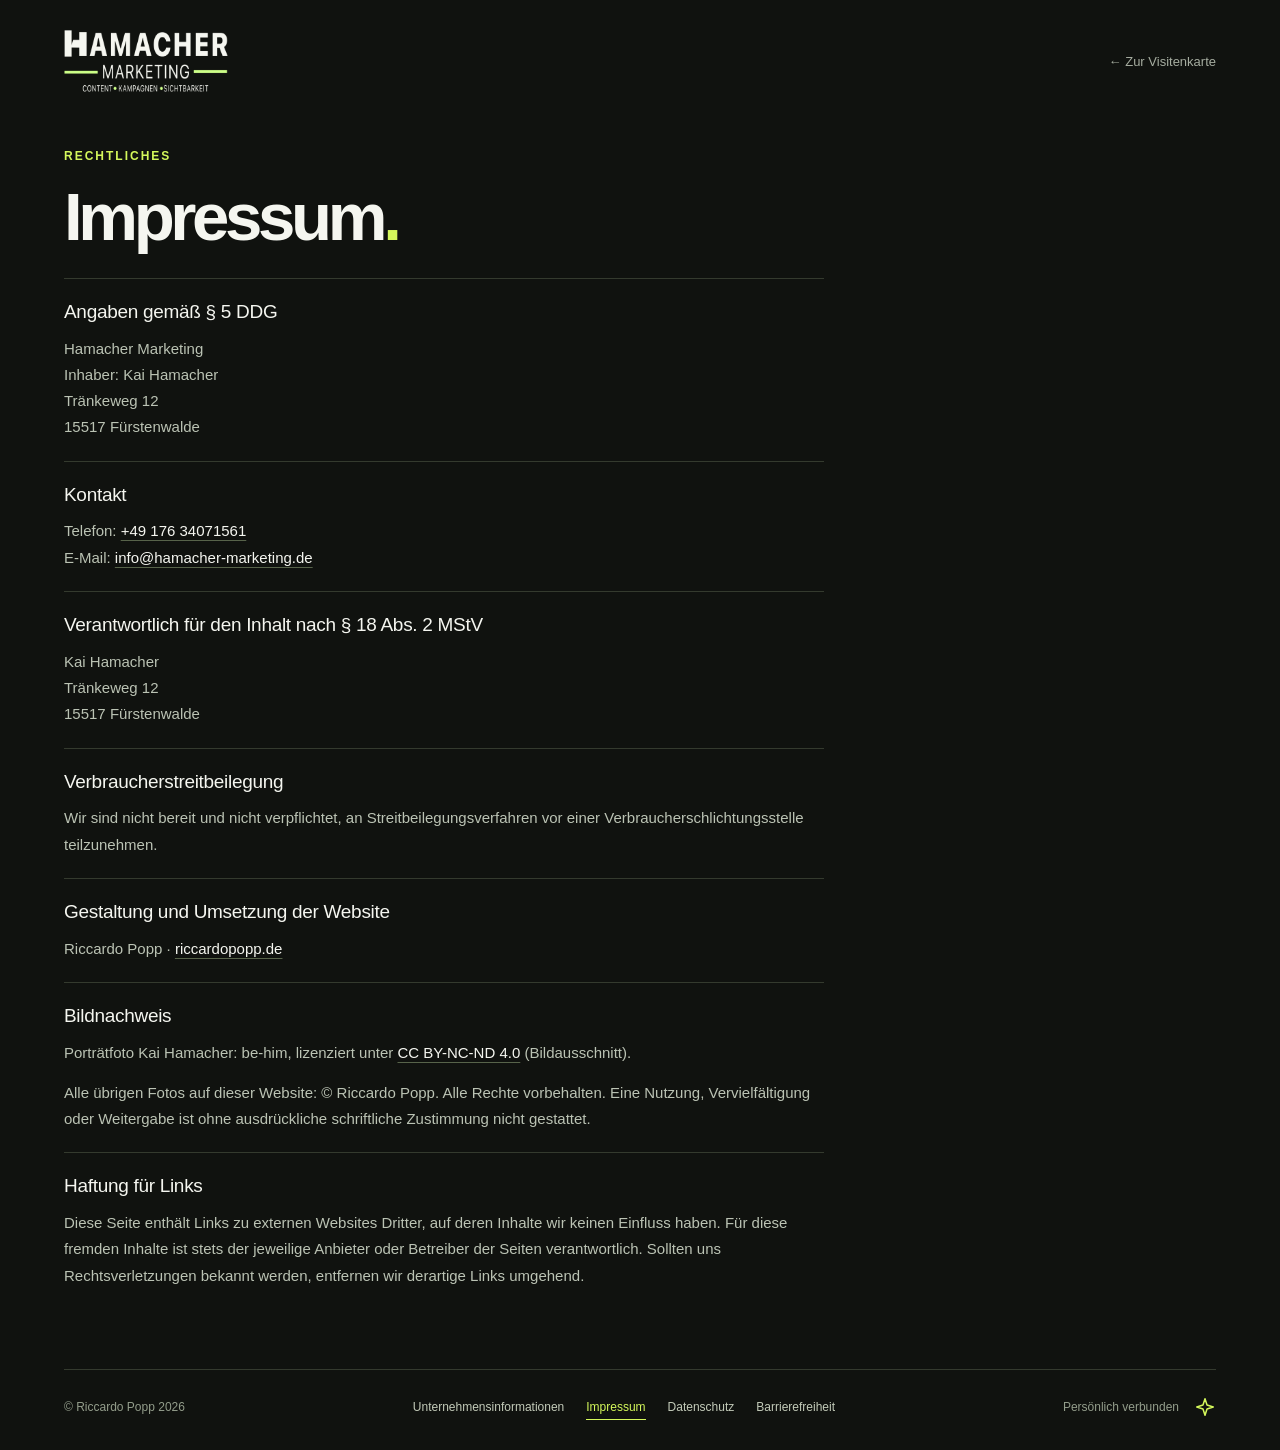
<file: impressum.html>
<!doctype html>
<html lang="de">
<head>
<meta charset="utf-8"><meta name="viewport" content="width=device-width, initial-scale=1">
<meta name="description" content="Impressum von Hamacher Marketing, Inhaber Kai Hamacher, Fürstenwalde.">
<meta name="robots" content="noindex,nofollow">
<title>Impressum · Hamacher Marketing</title>
<link rel="icon" type="image/svg+xml" href="assets/favicon.svg">
<link rel="icon" type="image/png" sizes="32x32" href="assets/favicon-32.png">
<link rel="apple-touch-icon" href="assets/apple-touch-icon.png">
<link rel="stylesheet" href="styles.css?v=20261101i">
</head>
<body>
<div class="page">
<header class="topbar"><a class="brand" href="index.html" aria-label="Hamacher Marketing – zur Visitenkarte"><img class="brand-logo" src="assets/hamacher-logo-hell.png" width="960" height="363" alt="Hamacher Marketing – Content, Kampagnen, Sichtbarkeit"></a><a class="back-link" href="index.html">← Zur Visitenkarte</a></header>
<main class="legal">
<span class="eyebrow">RECHTLICHES</span>
<h1>Impressum<span>.</span></h1>

<section><h2>Angaben gemäß § 5 DDG</h2>
<p>Hamacher Marketing<br>Inhaber: Kai Hamacher<br>Tränkeweg 12<br>15517 Fürstenwalde</p></section>

<section><h2>Kontakt</h2>
<p>Telefon: <a href="tel:+4917634071561">+49 176 34071561</a><br>E-Mail: <a href="mailto:info@hamacher-marketing.de">info@hamacher-marketing.de</a></p></section>

<!-- Umsatzsteuer: wieder einblenden, sobald Kai die USt-IdNr. liefert
<section><h2>Umsatzsteuer</h2>
<p>Umsatzsteuer-Identifikationsnummer gemäß § 27a Umsatzsteuergesetz: DE…</p></section>
-->

<section><h2>Verantwortlich für den Inhalt nach § 18 Abs. 2 MStV</h2>
<p>Kai Hamacher<br>Tränkeweg 12<br>15517 Fürstenwalde</p></section>

<section><h2>Verbraucherstreitbeilegung</h2>
<p>Wir sind nicht bereit und nicht verpflichtet, an Streitbeilegungsverfahren vor einer Verbraucherschlichtungsstelle teilzunehmen.</p></section>

<section><h2>Gestaltung und Umsetzung der Website</h2>
<p>Riccardo Popp · <a href="https://riccardopopp.de" target="_blank" rel="noopener noreferrer">riccardopopp.de</a></p></section>

<section><h2>Bildnachweis</h2>
<p>Porträtfoto Kai Hamacher: be-him, lizenziert unter <a href="https://creativecommons.org/licenses/by-nc-nd/4.0/deed.de" target="_blank" rel="noopener noreferrer">CC BY-NC-ND 4.0</a> (Bildausschnitt).</p>
<p>Alle übrigen Fotos auf dieser Website: © Riccardo Popp. Alle Rechte vorbehalten. Eine Nutzung, Vervielfältigung oder Weitergabe ist ohne ausdrückliche schriftliche Zustimmung nicht gestattet.</p></section>

<section><h2>Haftung für Links</h2>
<p>Diese Seite enthält Links zu externen Websites Dritter, auf deren Inhalte wir keinen Einfluss haben. Für diese fremden Inhalte ist stets der jeweilige Anbieter oder Betreiber der Seiten verantwortlich. Sollten uns Rechtsverletzungen bekannt werden, entfernen wir derartige Links umgehend.</p></section>
</main>
<footer><span>© Riccardo Popp 2026</span><nav class="footer-legal" aria-label="Seitennavigation"><a href="fragen-und-antworten.html">Unternehmensinformationen</a><a href="impressum.html" aria-current="page">Impressum</a><a href="datenschutz.html">Datenschutz</a><a href="barrierefreiheit.html">Barrierefreiheit</a></nav><span>Persönlich verbunden<span class="footer-star" aria-hidden="true"><svg class="ui-icon" viewBox="0 0 24 24" fill="none" stroke="currentColor" stroke-width="1.65" stroke-linecap="round" stroke-linejoin="round" aria-hidden="true"><path d="m12 3 2.2 6.8L21 12l-6.8 2.2L12 21l-2.2-6.8L3 12l6.8-2.2L12 3Z"/></svg></span></span></footer>
</div>
</body>
</html>
</file>
<file: styles.css>
/* =========================================================
   Hamacher Marketing – Styles
   Aufgeräumt: doppelte und überschriebene Angaben entfernt,
   Reihenfolge (Kaskade) unverändert. Abschnitte folgen der
   Entstehung der Seite; @media-Regeln stehen beim Abschnitt.
   ========================================================= */
:root {
  color-scheme: dark;
  --bg: #10120f;
  --panel: #1a1d18;
  --ink: #f5f6f0;
  --muted: #a6ada0;
  --line: #343a2e;
  --accent: #d4f85b;
  font-family: Arial,Helvetica,sans-serif;
  font-synthesis: none;
}
* {
  box-sizing: border-box;
}
html {
  scroll-behavior: smooth;
  scroll-padding-top: 30px;
}
body {
  margin: 0;
  background: var(--bg);
  color: var(--ink);
}
a {
  color: inherit;
  text-decoration: none;
}
a:focus-visible,
summary:focus-visible {
  outline: 3px solid var(--accent);
  outline-offset: 7px;
}
.page {
  max-width: 1440px;
  margin: auto;
  padding: 0 64px;
}
.topbar {
  height: 122px;
  display: flex;
  align-items: center;
  justify-content: space-between;
}
.brand {
  display: flex;
  align-items: center;
  gap: 13px;
  font-size: 17px;
  font-weight: 800;
  letter-spacing: 1px;
}
.brand small {
  display: block;
  font-size: 10px;
  letter-spacing: 4.5px;
  margin-top: 5px;
}
.edition {
  display: flex;
  align-items: center;
  gap: 16px;
  font-size: 12px;
  letter-spacing: 1.6px;
  color: var(--muted);
}
.edition-line {
  width: 40px;
  height: 1px;
  background: var(--line);
}
main {
  display: grid;
  grid-template-columns: minmax(0, .95fr) minmax(0,1.1fr);
  gap: 64px;
  align-items: start;
}
.identity {
  position: sticky;
  top: 30px;
  min-height: 722px;
  border: 1px solid #3d4733;
  border-radius: 26px;
  overflow: hidden;
  background: radial-gradient(ellipse at 100% 100%,#344629 0,transparent 62%),linear-gradient(145deg,#20271c,#192016 62%);
  padding: 34px;
  display: flex;
  flex-direction: column;
  justify-content: space-between;
  isolation: isolate;
}
.identity-top,
.identity-bottom {
  display: flex;
  justify-content: space-between;
  align-items: center;
  gap: 15px;
}
.eyebrow {
  font-size: 12px;
  font-weight: 600;
  letter-spacing: 2px;
}
.identity-top .eyebrow {
  font-size: 10px;
  color: #d1d9c7;
  letter-spacing: 1.5px;
}
.card-index {
  font-size: 11px;
  color: #a8b89b;
  white-space: nowrap;
}
.identity-content {
  padding: 58px 0 52px;
}
.monogram {
  border: 1px solid #697d4d;
  display: flex;
  align-items: center;
  justify-content: center;
  font-size: 35px;
  font-weight: 700;
  letter-spacing: -3px;
  color: var(--accent);
  position: relative;
  background: #293220;
}
.monogram span {
  position: absolute;
  right: -9px;
  bottom: -6px;
  background: var(--accent);
  color: #17200f;
  font-size: 18px;
  width: 27px;
  height: 27px;
  display: grid;
  place-items: center;
  border-radius: 50%;
  letter-spacing: 0;
}
.intro {
  font-size: 14px;
  color: #bac6b0;
  margin: 30px 0 20px;
}
h1 {
  font-size: clamp(3.3rem,5.6vw,5rem);
  letter-spacing: -.065em;
  line-height: 1.04;
  margin: 0;
  font-weight: 600;
}
h1 span {
  color: var(--accent);
}
.position {
  font-size: 17px;
  color: #d3dacd;
  margin-top: 25px;
}
.identity-bottom {
  border-top: 1px solid #4a553e;
  padding-top: 25px;
  line-height: 1.6;
  color: #adbba0;
}
.identity-bottom strong {
  color: #eef3e8;
}
.round-link {
  width: 52px;
  height: 52px;
  border-radius: 50%;
  background: var(--accent);
  color: #19210f;
  font-size: 30px;
  display: grid;
  place-items: center;
}
.orbit {
  position: absolute;
  width: 520px;
  height: 520px;
  border: 1px solid #64784745;
  border-radius: 50%;
  z-index: -1;
  pointer-events: none;
}
.orbit-one {
  right: -325px;
  top: 90px;
}
.orbit-two {
  right: -280px;
  top: 130px;
}
.information {
  padding-top: 10px;
}
.section-head {
  display: flex;
  align-items: center;
  justify-content: space-between;
  gap: 15px;
}
.section-head .eyebrow {
  color: var(--accent);
}
.mini-label {
  font-size: 12px;
  color: var(--muted);
}
h2 {
  font-size: clamp(1.65rem,2.4vw,2.15rem);
  font-weight: 500;
  letter-spacing: -1.2px;
  margin: 22px 0 14px;
  line-height: 1.2;
}
h2>span {
  color: var(--accent);
}
.contact-grid {
  display: grid;
  grid-template-columns: 1fr 1fr;
  column-gap: 22px;
  row-gap: 27px;
  padding: 10px 0 30px;
}
.contact-item {
  display: flex;
  align-items: flex-start;
  gap: 13px;
  min-width: 0;
}
.icon {
  flex-shrink: 0;
  display: grid;
  place-items: center;
  font-size: 21px;
}
.contact-item h3 {
  margin: 1px 0 7px;
  font-size: 14px;
  font-weight: 500;
  color: var(--ink);
}
.contact-item p {
  line-height: 1.6;
  margin: 0;
  overflow-wrap: anywhere;
  color: var(--muted);
}
.services {
  border-top: 1px solid var(--line);
  padding-top: 29px;
}
.accordion {
  border-top: 1px solid var(--line);
}
details {
  border-bottom: 1px solid var(--line);
  transition: background .2s;
}
summary {
  list-style: none;
  display: flex;
  align-items: center;
  gap: 18px;
  padding: 23px 0;
  cursor: pointer;
}
summary::-webkit-details-marker {
  display: none;
}
.number {
  font-size: 12px;
  color: #929e86;
  font-variant-numeric: tabular-nums;
}
.service-name {
  font-size: 18px;
  font-weight: 500;
  flex: 1;
  letter-spacing: -.3px;
}
.service-name small {
  display: block;
  font-size: 13px;
  letter-spacing: 0;
  font-weight: 400;
  color: var(--muted);
  margin-top: 7px;
}
.toggle {
  display: grid;
  place-items: center;
  width: 31px;
  height: 31px;
  border: 1px solid #48533c;
  border-radius: 50%;
  font-size: 23px;
  color: var(--accent);
  flex-shrink: 0;
}
.toggle:before {
  content: '+';
}
details[open] .toggle {
  background: var(--accent);
  color: #18210f;
  border-color: var(--accent);
}
details[open] .toggle:before {
  content: '−';
}
summary:hover .service-name {
  color: var(--accent);
}
.detail-content {
  padding: 0 40px 24px 34px;
}
.detail-content p {
  line-height: 1.75;
  color: #bbc3b4;
  margin: 0 0 17px;
}
footer {
  display: flex;
  justify-content: space-between;
  gap: 20px;
  align-items: center;
  margin: 40px 0 0;
  padding: 24px 0 30px;
  border-top: 1px solid var(--line);
  font-size: 12px;
  color: #939d8b;
}
footer>span:last-child {
  display: flex;
  align-items: center;
  gap: 15px;
}
.footer-star {
  color: var(--accent);
  font-size: 24px;
}
@media (min-width: 1500px) {
  .identity {
    min-height: 750px;
  }
  .page {
    padding: 0 80px;
  }
}
@media (max-width: 1050px) {
  .page {
    padding: 0 32px;
  }
  main {
    gap: 34px;
  }
  .identity {
    padding: 27px;
    min-height: 720px;
  }
  h1 {
    font-size: 4rem;
  }
  .service-name {
    font-size: 17px;
  }
  .contact-grid {
    grid-template-columns: 1fr;
    row-gap: 20px;
  }
  .mini-label {
    display: none;
  }
  .identity-top .eyebrow {
    max-width: 150px;
    line-height: 1.8;
  }
  .identity-content {
    padding: 42px 0;
  }
}
@media (max-width: 720px) {
  .page {
    padding: 0 20px;
  }
  .topbar {
    height: 95px;
  }
  .brand {
    font-size: 14px;
  }
  .edition {
    font-size: 11px;
    letter-spacing: 1px;
  }
  .edition-line {
    display: none;
  }
  main {
    grid-template-columns: 1fr;
    gap: 37px;
  }
  .identity {
    position: relative;
    top: 0;
    min-height: 560px;
    border-radius: 22px;
    padding: 26px;
  }
  .identity-top .eyebrow {
    max-width: none;
  }
  .identity-content {
    padding: 38px 0 30px;
  }
  .monogram {
    font-size: 30px;
  }
  .intro {
    margin-top: 25px;
    font-size: 13px;
  }
  h1 {
    font-size: clamp(3.5rem,12vw,5rem);
  }
  .position {
    font-size: 16px;
    margin-top: 19px;
  }
  .identity-bottom {
    padding-top: 20px;
  }
  .round-link {
    width: 45px;
    height: 45px;
  }
  .information {
    padding: 0 3px;
  }
  h2 {
    font-size: 1.9rem;
  }
  .contact-grid {
    grid-template-columns: 1fr 1fr;
    column-gap: 14px;
    row-gap: 27px;
  }
  .contact-item {
    gap: 9px;
  }
  .icon {
    font-size: 18px;
  }
  .services {
    padding-top: 26px;
  }
  .mini-label {
    display: block;
    font-size: 11px;
  }
  .eyebrow {
    font-size: 11px;
    letter-spacing: 1.5px;
  }
  .service-name {
    font-size: 17px;
  }
  summary {
    gap: 13px;
  }
  .detail-content {
    padding-left: 28px;
    padding-right: 10px;
  }
  footer {
    margin-top: 30px;
  }
  footer>span:last-child {
    gap: 8px;
  }
}
@media (max-width: 360px) {
  .page {
    padding: 0 14px;
  }
  .contact-grid {
    grid-template-columns: 1fr;
  }
  .mini-label {
    display: none;
  }
  .identity {
    padding: 22px;
  }
  h1 {
    font-size: 3.2rem;
  }
}
@media (prefers-reduced-motion: reduce) {
  * {
    transition: none !important;
  }
}

/* Bestätigte Kontaktdaten */
.contact-location {
  font-size: 14px;
  color: var(--muted);
  margin: 0 0 22px;
}
.contact-item a {
  display: inline-block;
  padding: 4px 0;
  min-height: 32px;
  text-decoration-color: #57634a;
  text-underline-offset: 4px;
}
.contact-item a:hover {
  color: var(--accent);
  text-decoration-color: var(--accent);
}
.contact-item p {
  font-size: 14px;
}
.contact-item>div {
  min-width: 0;
}
.detail-content p {
  font-size: 16px;
}
@media (max-width: 480px) {
  .contact-grid {
    grid-template-columns: 1fr;
    row-gap: 18px;
  }
  .contact-item {
    gap: 14px;
  }
  .contact-item a {
    min-height: 40px;
  }
  .contact-item h3 {
    margin-bottom: 2px;
  }
}

/* Content-Produktion: kompakte, klar gegliederte Schwerpunkte */
.production-list {
  list-style: none;
  padding: 0;
  margin: 24px 0 0;
  display: grid;
  gap: 20px;
}
.production-list li {
  display: grid;
  gap: 16px;
  border-top: 1px solid var(--line);
  padding-top: 18px;
}
.production-label {
  color: var(--accent);
  font-weight: 700;
  padding-top: 4px;
}
.production-list h3 {
  margin: 0 0 7px;
  font-size: 16px;
  font-weight: 600;
  line-height: 1.4;
}
.production-list p {
  font-size: 14px;
  line-height: 1.65;
  margin: 0;
}
.services h2 {
  margin-bottom: 24px;
}
details[open] .service-name {
  color: var(--accent);
}
@media (max-width: 480px) {
  .production-label {
    padding: 0;
  }
}

/* Angebotsrubriken mit längeren Labels und Überschriften */
.production-list li {
  grid-template-columns: 100px minmax(0,1fr);
}
.production-label {
  font-size: 11px;
  letter-spacing: .65px;
  overflow-wrap: anywhere;
}
.service-name {
  min-width: 0;
  line-height: 1.35;
}
@media (max-width: 480px) {
  .production-label {
    font-size: 12px;
  }
  .detail-content {
    padding-right: 0;
  }
  .production-list li {
    gap: 8px;
    grid-template-columns: 1fr;
  }
}

/* Einheitliche SVG-Linien-Icons */
.ui-icon {
  display: block;
  width: 22px;
  height: 22px;
  flex-shrink: 0;
}
.icon {
  width: 42px;
  height: 42px;
  border: 1px solid #d4f85b22;
  border-radius: 14px;
  background: linear-gradient(145deg,#d4f85b0d,#d4f85b03);
  color: var(--accent);
}
.icon .ui-icon {
  width: 21px;
  height: 21px;
}
.contact-item:hover .icon {
  border-color: #d4f85b66;
  background: #d4f85b12;
}
.monogram span .ui-icon {
  width: 17px;
  height: 17px;
}
.round-link .ui-icon {
  width: 25px;
  height: 25px;
}
.toggle .ui-icon {
  width: 17px;
  height: 17px;
}
.toggle:before,
details[open] .toggle:before {
  content: none;
}
.plus-vertical {
  transform-origin: center;
  transition: transform .2s,opacity .2s;
}
details[open] .plus-vertical {
  transform: rotate(90deg);
  opacity: 0;
}
.footer-star .ui-icon {
  width: 22px;
  height: 22px;
}
@media (max-width: 720px) {
  .icon {
    width: 36px;
    height: 36px;
    border-radius: 12px;
  }
  .icon .ui-icon {
    width: 19px;
    height: 19px;
  }
}

/* Hero-Motion: Kamera-Sucher + Wortwechsel (Rack-Focus) */
.sr-only {
  position: absolute;
  width: 1px;
  height: 1px;
  overflow: hidden;
  clip: rect(0 0 0 0);
  white-space: nowrap;
}
h1 .line {
  display: block;
  overflow: hidden;
  color: inherit;
  padding-bottom: .06em;
  margin-bottom: -.06em;
}
h1 .in {
  display: block;
  color: var(--ink);
}
h1 .in.hl {
  color: var(--accent);
}
.identity h1 {
  position: relative;
  display: inline-block;
}
.identity h1::after {
  content: '';
  position: absolute;
  inset: -12px -16px;
  pointer-events: none;
  background: linear-gradient(var(--accent),var(--accent)) top left/18px 2px,linear-gradient(var(--accent),var(--accent)) top left/2px 18px,linear-gradient(var(--accent),var(--accent)) top right/18px 2px,linear-gradient(var(--accent),var(--accent)) top right/2px 18px,linear-gradient(var(--accent),var(--accent)) bottom left/18px 2px,linear-gradient(var(--accent),var(--accent)) bottom left/2px 18px,linear-gradient(var(--accent),var(--accent)) bottom right/18px 2px,linear-gradient(var(--accent),var(--accent)) bottom right/2px 18px;
  background-repeat: no-repeat;
  opacity: .9;
}
.identity h1.is-focusing::after {
  animation: focus 1.1s cubic-bezier(.2,.8,.2,1);
}
.viewfinder {
  position: absolute;
  inset: 0;
  pointer-events: none;
  z-index: 2;
}
.corner {
  position: absolute;
  width: 20px;
  height: 20px;
  border: 2px solid var(--accent);
  opacity: .9;
}
.c1 {
  top: 12px;
  left: 12px;
  border-right: 0;
  border-bottom: 0;
  border-top-left-radius: 10px;
}
.c2 {
  top: 12px;
  right: 12px;
  border-left: 0;
  border-bottom: 0;
  border-top-right-radius: 10px;
}
.c3 {
  bottom: 12px;
  left: 12px;
  border-right: 0;
  border-top: 0;
  border-bottom-left-radius: 10px;
}
.c4 {
  bottom: 12px;
  right: 12px;
  border-left: 0;
  border-top: 0;
  border-bottom-right-radius: 10px;
}
.rec {
  position: absolute;
  right: 34px;
  font-size: 11px;
  letter-spacing: 1.5px;
  font-weight: 700;
  display: flex;
  align-items: center;
  gap: 8px;
  color: var(--ink);
}
.rec i {
  width: 9px;
  height: 9px;
  border-radius: 50%;
  background: #ff3b30;
  box-shadow: 0 0 12px #ff3b30;
  animation: blink 1s steps(2,jump-none) infinite;
}
.rec b {
  font-weight: 500;
  color: var(--muted);
  font-variant-numeric: tabular-nums;
}
.take {
  position: absolute;
  right: 34px;
  letter-spacing: 1.2px;
  color: #8d9a80;
}
.take b {
  font-weight: 600;
  color: var(--accent);
}
.scan {
  position: absolute;
  left: 0;
  right: 0;
  height: 120px;
  top: -120px;
  background: linear-gradient(#d4f85b00,#d4f85b0d 80%,#d4f85b33);
  border-bottom: 1px solid #d4f85b55;
  animation: scan 6s cubic-bezier(.6,0,.4,1) infinite;
}
.rotor {
  display: inline-grid;
  vertical-align: bottom;
  overflow: hidden;
  height: 1.6em;
}
.rotor-word {
  grid-area: 1/1;
  color: var(--accent);
  white-space: nowrap;
  transform: translateY(110%);
  opacity: 0;
  filter: blur(8px);
  transition: transform .55s cubic-bezier(.7,0,.2,1),opacity .4s,filter .7s .15s;
}
.rotor-word.is-in {
  transform: none;
  opacity: 1;
  filter: none;
}
.rotor-word.is-out {
  transform: translateY(-110%);
  opacity: 0;
  filter: blur(8px);
}
.identity-bottom {
  font-size: 17px;
}
.identity-bottom strong {
  font-weight: 600;
}
@keyframes blink { 50%{opacity:.15} }
@keyframes scan { 0%{top:-120px}60%,100%{top:110%} }
@keyframes focus { 0%{transform:scale(1.1);opacity:.25}45%{transform:scale(.98);opacity:1}100%{transform:scale(1);opacity:.9} }

/* Intro & Interaktion */
.identity h1 .in {
  animation: rise .9s cubic-bezier(.2,.8,.2,1) both;
}
.identity h1 .line:nth-child(2) .in {
  animation-delay: .12s;
}
.monogram {
  animation: pop .7s .25s cubic-bezier(.3,1.6,.5,1) both;
}
.intro,
.position {
  animation: fade .8s .35s both;
}
.monogram span {
  animation: nudge 2.4s ease-in-out infinite;
}
@keyframes rise { from{transform:translateY(105%)} }
@keyframes pop { from{transform:scale(.6) rotate(-10deg);opacity:0} }
@keyframes fade { from{opacity:0;transform:translateY(10px)} }
@keyframes nudge { 50%{transform:translate(2px,-2px)} }
.identity {
  transform: perspective(1200px) rotateX(var(--rx,0deg)) rotateY(var(--ry,0deg));
  transition: transform .5s cubic-bezier(.2,.8,.2,1);
}
.identity.is-tilting {
  transition: transform .08s linear;
}
.round-link {
  transition: transform .25s cubic-bezier(.2,.8,.2,1),box-shadow .25s;
}
.round-link:hover {
  transform: none;
  box-shadow: 0 0 0 8px #d4f85b22;
}
.reveal {
  opacity: 0;
  transform: translateY(18px);
  transition: opacity .7s ease,transform .7s cubic-bezier(.2,.8,.2,1);
  transition-delay: var(--delay,0s);
}
.reveal.is-visible {
  opacity: 1;
  transform: none;
}
:root {
  interpolate-size: allow-keywords;
}
details::details-content {
  block-size: 0;
  overflow: hidden;
  transition: block-size .45s cubic-bezier(.2,.8,.2,1),content-visibility .45s allow-discrete;
}
details[open]::details-content {
  block-size: auto;
}
details[open] .production-list li {
  animation: fade .5s both;
}
details[open] .production-list li:nth-child(2) {
  animation-delay: .08s;
}
details[open] .production-list li:nth-child(3) {
  animation-delay: .16s;
}
summary .service-name {
  transition: color .2s,transform .3s cubic-bezier(.2,.8,.2,1);
}
summary:hover .service-name {
  transform: translateX(6px);
}
.contact-item a {
  text-decoration: none;
  background: linear-gradient(var(--accent),var(--accent)) 0 100%/0 1px no-repeat,linear-gradient(#57634a,#57634a) 0 100%/100% 1px no-repeat;
  transition: background-size .35s,color .2s;
}
.contact-item a:hover {
  background-size: 100% 1px,100% 1px;
}
@media (max-width: 720px) {
  .rec {
    right: 26px;
  }
  .take {
    right: 26px;
  }
  .identity {
    transform: none;
  }
  .identity-bottom {
    font-size: 15px;
  }
  .identity h1::after {
    inset: -8px -12px;
  }
  .corner {
    width: 15px;
    height: 15px;
  }
  .c1,
  .c2 {
    top: 9px;
  }
  .c3,
  .c4 {
    bottom: 9px;
  }
  .c1,
  .c3 {
    left: 9px;
  }
  .c2,
  .c4 {
    right: 9px;
  }
}
@media (prefers-reduced-motion: reduce) {
  *,
  *::before,
  *::after {
    animation-duration: .001ms !important;
    animation-iteration-count: 1 !important;
  }
  .scan {
    display: none;
  }
  .reveal {
    opacity: 1;
    transform: none;
  }
}

/* Footer: Rechtliches */
footer {
  flex-wrap: wrap;
}
.footer-legal {
  display: flex;
  gap: 22px;
}
.footer-legal a {
  color: #c3cbb9;
  padding: 6px 0;
  background: linear-gradient(var(--accent),var(--accent)) 0 100%/0 1px no-repeat;
  transition: background-size .3s,color .2s;
}
.footer-legal a:hover,
.footer-legal a[aria-current="page"] {
  color: var(--accent);
  background-size: 100% 1px;
}
@media (max-width: 720px) {
  footer {
    font-size: 11px;
    row-gap: 6px;
  }
  .footer-legal {
    order: 3;
    width: 100%;
    gap: 20px;
  }
  .footer-legal a {
    padding: 10px 0;
  }
}

/* Rechtliche Seiten */
.back-link {
  font-size: 13px;
  color: var(--muted);
  padding: 8px 0;
}
.back-link:hover {
  color: var(--accent);
}
main.legal {
  display: block;
  max-width: 760px;
  padding: 24px 0 20px;
}
.legal h1 {
  font-size: clamp(2.6rem,6vw,4.2rem);
  margin: 18px 0 26px;
}
.legal .eyebrow {
  color: var(--accent);
}
.legal .lead {
  font-size: 17px;
  line-height: 1.7;
  color: #d3dacd;
  margin: 0 0 10px;
}
.legal section {
  border-top: 1px solid var(--line);
  padding: 22px 0 6px;
}
.legal h2 {
  font-size: 19px;
  letter-spacing: -.3px;
  margin: 0 0 12px;
}
.legal p {
  font-size: 15px;
  line-height: 1.75;
  color: #bbc3b4;
  margin: 0 0 14px;
}
.legal a {
  color: var(--ink);
  text-decoration: underline;
  text-decoration-color: #57634a;
  text-underline-offset: 4px;
}
.legal a:hover {
  color: var(--accent);
  text-decoration-color: var(--accent);
}
.legal-date {
  font-size: 13px !important;
  color: var(--muted) !important;
  margin-top: 20px !important;
}
mark.todo {
  background: #ff6b3d22;
  color: #ffb08f;
  border: 1px dashed #ff6b3d88;
  border-radius: 5px;
  padding: 1px 6px;
}

/* Kontakt: Kartenausschnitt (eigene SVG aus OpenStreetMap-Daten, lädt nichts von fremden Servern) */
.inline-cta {
  font-size: 13px;
  color: var(--accent) !important;
  margin-top: 2px;
}
.map-card {
  position: relative;
  height: 290px;
  border: 1px solid #3d4733;
  border-radius: 22px;
  overflow: hidden;
  background: #151913;
  isolation: isolate;
}
.map-svg {
  position: absolute;
  inset: 0;
  width: 100%;
  height: 100%;
  transition: transform 1.4s cubic-bezier(.2,.8,.2,1);
}
.map-card:hover .map-svg {
  transform: scale(1.07);
}
.map-svg path {
  fill: none;
  stroke-linecap: round;
  stroke-linejoin: round;
}
.map-svg .m-green {
  fill: #1c2518;
}
.map-svg .m-water {
  fill: #18292a;
}
.map-svg .m-river {
  stroke: #18292a;
  stroke-width: 16;
}
.map-svg .m-bld {
  fill: #222a1e;
  stroke: #2c3526;
  stroke-width: 1;
}
.map-svg .m-path {
  stroke: #3a4433;
  stroke-width: 1.6;
  stroke-dasharray: 4 5;
}
.map-svg .m-svc {
  stroke: #2e3729;
  stroke-width: 3.5;
}
.map-svg .m-minor {
  stroke: #3c4732;
  stroke-width: 6.5;
}
.map-svg .m-major {
  stroke: #56644a;
  stroke-width: 10;
}
.map-svg .m-rail {
  stroke: #4a5241;
  stroke-width: 3;
}
.map-svg .m-rail-ties {
  stroke: #4a5241;
  stroke-width: 9;
  stroke-dasharray: 1.5 9;
  stroke-linecap: butt;
}
.map-svg .m-focus-glow {
  stroke: #d4f85b;
  stroke-width: 26;
  opacity: .12;
}
.map-svg .m-focus {
  stroke: var(--accent);
  stroke-width: 9;
  stroke-dasharray: 1;
}
.map-card.reveal .m-focus {
  stroke-dashoffset: 1;
}
.map-card.reveal.is-visible .m-focus {
  stroke-dashoffset: 0;
  transition: stroke-dashoffset 1.8s .35s cubic-bezier(.6,0,.2,1);
}
.m-label {
  font: 600 15px Arial,Helvetica,sans-serif;
  fill: #7f8c72;
  letter-spacing: .5px;
  paint-order: stroke;
  stroke: #151913;
  stroke-width: 4px;
}
.m-label-focus {
  fill: var(--accent);
  font-size: 17px;
  font-weight: 800;
  letter-spacing: 3px;
}
.map-pin {
  position: absolute;
  left: 50%;
  top: 50%;
  width: 20px;
  height: 20px;
  margin: -10px 0 0 -10px;
  border-radius: 50%;
  background: var(--accent);
  box-shadow: 0 0 0 5px #10120f,0 6px 18px #000a;
  z-index: 1;
}
.map-pin::before,
.map-pin::after {
  content: '';
  position: absolute;
  inset: -5px;
  border-radius: 50%;
  border: 2px solid var(--accent);
  animation: ping 2.4s cubic-bezier(.2,.6,.3,1) infinite;
}
.map-pin::after {
  animation-delay: 1.2s;
}
.map-pin i {
  position: absolute;
  inset: 6px;
  border-radius: 50%;
  background: #10120f;
}
@keyframes ping { from{transform:scale(1);opacity:.8}to{transform:scale(3.6);opacity:0} }
.map-badge {
  position: absolute;
  left: 14px;
  bottom: 14px;
  display: flex;
  flex-direction: column;
  gap: 3px;
  padding: 10px 14px;
  border-radius: 14px;
  background: #10120fd9;
  border: 1px solid #3d4733;
  backdrop-filter: blur(8px);
  -webkit-backdrop-filter: blur(8px);
  font-size: 12px;
  color: var(--muted);
}
.map-badge b {
  font-size: 13px;
  color: var(--ink);
  font-weight: 600;
}
.map-route {
  position: absolute;
  right: 14px;
  bottom: 14px;
  display: flex;
  align-items: center;
  gap: 7px;
  padding: 11px 16px;
  border-radius: 999px;
  background: var(--accent);
  color: #131713;
  font-size: 13px;
  font-weight: 700;
  transition: transform .25s cubic-bezier(.2,.8,.2,1),box-shadow .25s;
}
.map-route .ui-icon {
  width: 16px;
  height: 16px;
  transition: transform .25s;
}
.map-route:hover {
  box-shadow: 0 0 0 6px #d4f85b26;
}
.map-route:hover .ui-icon {
  transform: translate(2px,-2px);
}
.map-credit {
  position: absolute;
  right: 10px;
  top: 8px;
  background: #10120fb3;
  padding: 3px 7px;
  border-radius: 6px;
}
.map-credit a {
  text-decoration: underline;
  text-underline-offset: 2px;
}

/* Kontakt: Formular */
.contact-form {
  border: 1px solid #3d4733;
  border-radius: 22px;
  padding: 28px;
  margin: 0 0 36px;
  background: radial-gradient(ellipse at 100% 0,#d4f85b0f,transparent 55%),linear-gradient(145deg,#1b2118,#141812);
}
.form-head h3 {
  font-size: 22px;
  font-weight: 600;
  letter-spacing: -.5px;
  margin: 0 0 6px;
}
.form-head h3 span {
  color: var(--accent);
}
.form-head p {
  margin: 0 0 22px;
  font-size: 14px;
  color: var(--muted);
}
.topics {
  border: 0;
  padding: 0;
  margin: 0 0 20px;
  display: flex;
  flex-wrap: wrap;
  gap: 8px;
}
.topics legend {
  font-size: 12px;
  letter-spacing: 1px;
  color: var(--muted);
  text-transform: uppercase;
  padding: 0;
  margin-bottom: 10px;
}
.topics label {
  cursor: pointer;
  position: relative;
}
.topics input {
  position: absolute;
  opacity: 0;
  pointer-events: none;
}
.topics span {
  display: inline-block;
  padding: 9px 14px;
  border: 1px solid #48533c;
  border-radius: 999px;
  font-size: 13px;
  color: #c9d1bf;
  transition: background .2s,color .2s,border-color .2s,transform .2s;
}
.topics label:hover span {
  border-color: var(--accent);
  color: var(--accent);
}
.topics input:checked+span {
  background: var(--accent);
  border-color: var(--accent);
  color: #131713;
  font-weight: 700;
}
.topics input:focus-visible+span {
  outline: 3px solid var(--accent);
  outline-offset: 3px;
}
.field-row {
  display: grid;
  grid-template-columns: 1fr 1fr;
  gap: 14px;
}
.field {
  display: flex;
  flex-direction: column;
  gap: 7px;
  margin-bottom: 14px;
}
.field>span {
  font-size: 12px;
  letter-spacing: .4px;
  color: #b3bda8;
}
.field input,
.field textarea {
  font: inherit;
  font-size: 15px;
  color: var(--ink);
  background: #10120f;
  border: 1px solid var(--line);
  border-radius: 12px;
  padding: 13px 14px;
  transition: border-color .2s,box-shadow .2s;
  resize: vertical;
  min-width: 0;
}
.field textarea {
  min-height: 112px;
  line-height: 1.55;
}
.field input:focus,
.field textarea:focus {
  outline: none;
  border-color: var(--accent);
  box-shadow: 0 0 0 4px #d4f85b1f;
}
.form-foot {
  display: flex;
  align-items: center;
  gap: 18px;
  margin-top: 6px;
}
.send-btn {
  flex-shrink: 0;
  display: flex;
  align-items: center;
  gap: 10px;
  font: inherit;
  font-size: 14px;
  font-weight: 700;
  color: #131713;
  background: var(--accent);
  border: 0;
  border-radius: 999px;
  padding: 14px 20px;
  cursor: pointer;
  transition: box-shadow .25s;
}
.send-btn .ui-icon {
  width: 18px;
  height: 18px;
  transition: transform .35s cubic-bezier(.2,.8,.2,1);
}
.send-btn:hover {
  box-shadow: 0 0 0 7px #d4f85b22;
}
.send-btn:hover .ui-icon {
  transform: translate(3px,-3px) rotate(-8deg);
}
.send-btn:focus-visible {
  outline: 3px solid var(--accent);
  outline-offset: 4px;
}
.form-note {
  margin: 0;
  font-size: 11.5px;
  line-height: 1.55;
  color: #838e78;
}
.form-note a {
  text-decoration: underline;
  text-underline-offset: 3px;
}
.form-status {
  margin: 14px 0 0;
  font-size: 13px;
  color: var(--accent);
  min-height: 0;
}
.form-status:empty {
  display: none;
}
@media (max-width: 720px) {
  .map-card {
    height: 230px;
    border-radius: 18px;
  }
  .map-badge {
    left: 10px;
    padding: 8px 11px;
    font-size: 10.5px;
  }
  .map-badge b {
    font-size: 12px;
  }
  .map-route {
    right: 10px;
    bottom: 10px;
    padding: 10px 13px;
    font-size: 12px;
  }
  .contact-form {
    padding: 20px;
    border-radius: 18px;
  }
  .field-row {
    grid-template-columns: 1fr;
    gap: 0;
  }
  .field input,
  .field textarea {
    font-size: 16px;
  }
  .form-foot {
    flex-direction: column;
    align-items: stretch;
    gap: 12px;
  }
  .send-btn {
    justify-content: center;
  }
  .map-badge {
    top: 10px;
    bottom: auto;
  }
  .map-credit {
    top: auto;
    bottom: 12px;
    left: 10px;
    right: auto;
  }
  .credit-prefix {
    display: none;
  }
}

/* Formular-Versand über contact.php */
.form-hp {
  display: none;
}
.contact-form .field-row {
  grid-template-columns: repeat(auto-fit,minmax(170px,1fr));
}
.send-btn:disabled {
  opacity: .6;
  cursor: progress;
}
.form-status {
  padding: 12px 14px;
  border-radius: 12px;
  line-height: 1.5;
}
.form-status.is-success {
  background: #d4f85b14;
  border: 1px solid #d4f85b55;
  color: var(--accent);
}
.form-status.is-error {
  background: #ff6b3d14;
  border: 1px solid #ff6b3d66;
  color: #ffb08f;
}
.form-status a {
  text-decoration: underline;
  text-underline-offset: 3px;
}
@media (max-width: 720px) {
  .contact-form .field-row {
    grid-template-columns: 1fr;
  }
}
.legal-list {
  margin: 0 0 14px;
  padding-left: 20px;
  color: #bbc3b4;
  font-size: 15px;
  line-height: 1.75;
}

/* Logo (helle Variante von Hamacher_Schwarz.png) */
.brand-logo {
  display: block;
  height: 62px;
  width: auto;
}
.brand {
  transition: opacity .2s;
}
.brand:hover {
  opacity: .85;
}
@media (max-width: 720px) {
  .brand-logo {
    height: 46px;
  }
}
@media (max-width: 360px) {
  .brand-logo {
    height: 40px;
  }
}

/* Porträt statt „kh"-Monogramm */
.monogram {
  width: 96px;
  height: 96px;
  border-radius: 26px;
  padding: 0;
  border-color: #697d4d;
}
.monogram .portrait {
  display: block;
  width: 100%;
  height: 100%;
  object-fit: cover;
  border-radius: 25px;
  filter: saturate(.9) contrast(1.05);
}
.monogram::after {
  content: '';
  position: absolute;
  inset: 0;
  border-radius: inherit;
  box-shadow: inset 0 0 0 1px #d4f85b33;
  pointer-events: none;
}
@media (max-width: 720px) {
  .monogram {
    width: 76px;
    height: 76px;
    border-radius: 22px;
  }
  .monogram .portrait {
    border-radius: 21px;
  }
}

/* Nachricht-Abschnitt am Seitenende */
.message {
  border-top: 1px solid var(--line);
  padding-top: 29px;
  margin-top: 40px;
}
.message .contact-form {
  margin: 22px 0 0;
}
@media (max-width: 720px) {
  .message {
    padding-top: 26px;
    margin-top: 32px;
  }
}

/* Footer-Links umbrechen, wenn es mehr als zwei werden */
.footer-legal {
  flex-wrap: wrap;
  row-gap: 0;
}
@media (max-width: 720px) {
  .footer-legal {
    flex-wrap: nowrap;
    justify-content: space-between;
    column-gap: 12px;
  }
  .footer-legal a {
    font-size: 12px;
    white-space: nowrap;
  }
}
@media (max-width: 360px) {
  .footer-legal a {
    font-size: 11px;
  }
}

/* Streetfood: kleine Speisekarte */
.food-menu {
  list-style: none;
  padding: 0;
  margin: 22px 0 4px;
  display: grid;
  grid-template-columns: repeat(2,minmax(0,1fr));
  gap: 10px;
}
.food-menu li {
  display: flex;
  flex-direction: column;
  gap: 5px;
  padding: 14px 15px;
  border: 1px solid var(--line);
  border-radius: 14px;
  background: linear-gradient(145deg,#d4f85b08,transparent 70%);
  transition: border-color .2s,transform .3s cubic-bezier(.2,.8,.2,1);
}
.food-menu b {
  font-size: 15px;
  font-weight: 600;
  color: var(--ink);
}
.food-menu b::before {
  content: '';
  display: inline-block;
  width: 7px;
  height: 7px;
  border-radius: 50%;
  background: var(--accent);
  margin-right: 9px;
  vertical-align: 2px;
}
.food-menu span {
  font-size: 13px;
  line-height: 1.5;
  color: var(--muted);
}
.food-menu .food-more {
  border-style: dashed;
  background: none;
}
.food-menu .food-more b::before {
  background: none;
  border: 1.5px solid var(--accent);
  width: 4px;
  height: 4px;
}
details[open] .food-menu li {
  animation: fade .5s both;
}
details[open] .food-menu li:nth-child(2) {
  animation-delay: .05s;
}
details[open] .food-menu li:nth-child(3) {
  animation-delay: .1s;
}
details[open] .food-menu li:nth-child(4) {
  animation-delay: .15s;
}
details[open] .food-menu li:nth-child(5) {
  animation-delay: .2s;
}
details[open] .food-menu li:nth-child(6) {
  animation-delay: .25s;
}
@media (max-width: 420px) {
  .food-menu {
    gap: 8px;
  }
  .food-menu b {
    font-size: 14px;
  }
  .food-menu span {
    font-size: 12px;
  }
}

/* Streetfood-Kacheln: beim Hover/Antippen erscheint die Illustration */
.food-menu li {
  position: relative;
  overflow: hidden;
  min-height: 118px;
  cursor: default;
  outline: none;
}
.food-text {
  display: flex;
  flex-direction: column;
  gap: 5px;
  transition: opacity .3s,transform .4s cubic-bezier(.2,.8,.2,1);
}
.food-art {
  position: absolute;
  left: 50%;
  top: 44%;
  width: min(150px,78%);
  height: auto;
  translate: -50% -50%;
  opacity: 0;
  transform: translateY(14px) scale(.9);
  transition: opacity .35s,transform .5s cubic-bezier(.2,.8,.2,1);
  fill: none;
  stroke: var(--accent);
  stroke-width: 2.2;
  stroke-linecap: round;
  stroke-linejoin: round;
  overflow: visible;
}
.food-art .fill {
  fill: #d4f85b24;
}
.food-art .ink {
  stroke: var(--ink);
}
.food-art .thin {
  stroke: #6d7a5f;
  stroke-width: 1.6;
}
.food-art .dot {
  fill: var(--ink);
  stroke: none;
}
.food-art .bits {
  stroke: #ff8a5c;
  stroke-width: 3;
}
.food-art .steam {
  stroke: #f5f6f0;
  stroke-width: 1.8;
  opacity: 0;
}
.food-caption {
  position: absolute;
  left: 0;
  right: 0;
  bottom: 10px;
  text-align: center;
  font-size: 11px;
  font-weight: 700;
  letter-spacing: 1.4px;
  text-transform: uppercase;
  color: var(--accent);
  opacity: 0;
  transform: translateY(8px);
  transition: opacity .3s .05s,transform .4s .05s cubic-bezier(.2,.8,.2,1);
}
.food-menu li:is(.is-open,:focus-visible) {
  border-color: #d4f85b88;
  background: radial-gradient(ellipse at 50% 40%,#d4f85b1c,transparent 70%);
}
.food-menu li:is(.is-open,:focus-visible) .food-text {
  opacity: 0;
  transform: translateY(-12px);
}
.food-menu li:is(.is-open,:focus-visible) .food-art {
  opacity: 1;
  transform: none;
}
.food-menu li:is(.is-open,:focus-visible) .food-caption {
  opacity: 1;
  transform: none;
}
.food-menu li:is(.is-open,:focus-visible) .steam {
  animation: steam 1.8s ease-in-out infinite;
  animation-delay: var(--d,0s);
}
.food-menu li:focus-visible {
  outline: 3px solid var(--accent);
  outline-offset: 3px;
}
/* Hover nur bei Maus/Trackpad – am Handy klappt Antippen die Kachel um (Klasse is-open, script.js) */
@media (hover: hover) and (pointer: fine) {
  .food-menu li:hover {
    transform: translateY(-2px);
  }
  .food-menu li:hover {
    border-color: #d4f85b88;
    background: radial-gradient(ellipse at 50% 40%,#d4f85b1c,transparent 70%);
  }
  .food-menu li:hover .food-text {
    opacity: 0;
    transform: translateY(-12px);
  }
  .food-menu li:hover .food-art {
    opacity: 1;
    transform: none;
  }
  .food-menu li:hover .food-caption {
    opacity: 1;
    transform: none;
  }
  .food-menu li:hover .steam {
    animation: steam 1.8s ease-in-out infinite;
    animation-delay: var(--d,0s);
  }
}
@keyframes steam { 0%{opacity:0;transform:translateY(6px)}40%{opacity:.7}100%{opacity:0;transform:translateY(-8px)} }
@media (max-width: 420px) {
  .food-art {
    width: 82%;
  }
  .food-menu li {
    padding: 12px;
    min-height: 112px;
  }
}
.food-menu .food-caption {
  color: var(--accent);
  font-size: 11px;
  line-height: 1;
}

/* Sprachumschalter DE/EN */
.lang-switch {
  position: relative;
  grid-template-columns: 1fr 1fr;
  isolation: isolate;
}
.lang-switch[hidden] {
  display: none;
}
.lang-switch button {
  position: relative;
  z-index: 1;
  font: inherit;
  font-weight: 700;
  background: none;
  border: 0;
  border-radius: 999px;
  cursor: pointer;
}
.lang-switch button:hover {
  color: var(--ink);
}
.lang-switch button:focus-visible {
  outline: 2px solid var(--accent);
  outline-offset: 2px;
}
.lang-thumb {
  position: absolute;
  z-index: 0;
  border-radius: 999px;
}
.lang-switch[data-lang="en"] .lang-thumb {
  transform: translateX(100%);
}

/* Sprachumschalter v2: Glas-Pille, elastischer Knopf, Globus */
.lang-switch {
  display: inline-flex;
  align-items: center;
  gap: 6px;
  padding: 4px 4px 4px 11px;
  border-radius: 999px;
  background: linear-gradient(#141812cc,#141812cc) padding-box,linear-gradient(135deg,#d4f85b66,#3d4733 45%,#3d4733 70%,#d4f85b40) border-box;
  border: 1px solid transparent;
  backdrop-filter: blur(10px);
  -webkit-backdrop-filter: blur(10px);
  box-shadow: inset 0 1px 0 #ffffff0d,0 8px 24px #0006;
  transition: box-shadow .3s;
}
.lang-switch:hover {
  box-shadow: inset 0 1px 0 #ffffff0d,0 8px 24px #0006,0 0 0 4px #d4f85b14;
}
.lang-globe {
  width: 16px;
  height: 16px;
  color: #8d9a80;
  flex-shrink: 0;
  transition: color .3s,transform .7s cubic-bezier(.65,0,.25,1.2);
}
.lang-switch:hover .lang-globe {
  color: var(--accent);
}
.lang-switch[data-lang="en"] .lang-globe {
  transform: rotate(180deg);
}
.lang-meridian {
  transform-origin: center;
  transition: transform .7s cubic-bezier(.65,0,.25,1);
}
.lang-switch[data-lang="en"] .lang-meridian {
  transform: scaleX(-1) rotate(20deg);
}
.lang-track {
  position: relative;
  display: grid;
  grid-template-columns: 1fr 1fr;
  isolation: isolate;
}
.lang-switch button {
  min-width: 44px;
  padding: 8px 13px;
  font-size: 12px;
  letter-spacing: 1.6px;
  color: #8d9a80;
  transition: color .35s,transform .35s cubic-bezier(.2,.8,.2,1),opacity .35s;
}
.lang-switch button[aria-pressed="false"] {
  transform: scale(.92);
}
.lang-switch button[aria-pressed="false"]:hover {
  color: var(--ink);
  transform: scale(1);
}
.lang-switch button[aria-pressed="true"] {
  color: #131713;
}

/* Knopf: vordere Kante läuft vor, hintere zieht nach (elastischer Effekt) */
.lang-thumb {
  top: 0;
  bottom: 0;
  left: 0;
  right: 50%;
  width: auto;
  transform: none !important;
  background: radial-gradient(120% 140% at 30% 20%,#effe9f,#d4f85b 45%,#b6e03a);
  box-shadow: 0 0 0 1px #d4f85b,0 6px 18px #d4f85b40,inset 0 1px 0 #ffffff80;
  transition: left .5s cubic-bezier(.7,0,.2,1) 0s,right .5s cubic-bezier(.7,0,.2,1) .12s;
}
.lang-switch[data-lang="en"] .lang-thumb {
  left: 50%;
  right: 0;
  transition-delay: .12s,0s;
}
.lang-thumb::after {
  content: '';
  position: absolute;
  inset: 0;
  border-radius: inherit;
  box-shadow: 0 0 0 0 #d4f85b88;
  opacity: 0;
}
.lang-switch.is-pulse .lang-thumb::after {
  animation: lang-pulse .7s .25s ease-out;
}
@keyframes lang-pulse { 0%{opacity:1;box-shadow:0 0 0 0 #d4f85b88}100%{opacity:0;box-shadow:0 0 0 12px #d4f85b00} }

/* Texte wechseln mit kurzem Aus- und Einblenden */
.lang-anim [data-i18n] {
  transition: opacity .18s ease,filter .18s ease !important;
}
.lang-out [data-i18n] {
  opacity: 0 !important;
  filter: blur(4px);
}
@media (max-width: 720px) {
  .lang-switch {
    padding-left: 9px;
    gap: 4px;
  }
  .lang-globe {
    width: 14px;
    height: 14px;
  }
  .lang-switch button {
    min-width: 38px;
    padding: 7px 10px;
    font-size: 11px;
  }
}
@media (prefers-reduced-motion: reduce) {
  .lang-thumb,
  .lang-globe,
  .lang-meridian {
    transition: none !important;
  }
  html {
    scroll-behavior: auto;
  }
}

/* Skip-Link: erscheint nur bei Tastaturfokus */
.skip-link {
  z-index: 100;
  border-radius: 999px;
  background: var(--accent);
  color: #131713;
  font-size: 14px;
  font-weight: 700;
}
.skip-link:focus {
  outline: 3px solid #f5f6f0;
  outline-offset: 3px;
}
main:focus {
  outline: none;
}

/* Pause-Knopf in der Hero-Karte, links neben der REC-Anzeige */
.motion-toggle {
  position: absolute;
  z-index: 3;
  right: 34px;
  top: 68px;
  width: 32px;
  height: 32px;
  display: grid;
  place-items: center;
  border-radius: 50%;
  border: 1px solid #4a553e;
  background: #151913cc;
  color: var(--ink);
  cursor: pointer;
  transition: border-color .2s,color .2s,background .2s;
}
.motion-toggle:hover {
  border-color: var(--accent);
  color: var(--accent);
}
.motion-toggle:focus-visible {
  outline: 3px solid var(--accent);
  outline-offset: 3px;
}
.motion-toggle .ui-icon {
  width: 14px;
  height: 14px;
}
.motion-toggle .icon-play,
.motion-toggle[aria-pressed="true"] .icon-pause {
  display: none;
}
.motion-toggle[aria-pressed="true"] .icon-play {
  display: block;
}
.rec,
.take {
  right: 78px;
}
.rec {
  top: 72px;
}
.motion-paused .identity *,
.motion-paused .map-pin::before,
.motion-paused .map-pin::after {
  animation-play-state: paused !important;
}
.motion-paused .scan {
  display: none;
}
.motion-paused .rec i {
  background: #8d9a80;
  box-shadow: none;
  animation: none;
}

/* Pflichtfelder */
.req {
  color: var(--accent);
  font-weight: 700;
  margin-left: 2px;
}
.form-required {
  margin: -14px 0 20px !important;
  font-size: 12px !important;
  color: #a6ada0 !important;
}

/* Kontrast & Mindestgrößen */
.field input::placeholder,
.field textarea::placeholder {
  color: #8a967e;
}
.field small {
  font-size: 11px;
  color: #8d9a80;
}
.map-credit {
  font-size: 11px;
  color: #8d9a80;
}
.take {
  top: 92px;
  font-size: 11px;
}
@media (max-width: 720px) {
  .identity-top .eyebrow {
    font-size: 11px;
  }
  .motion-toggle {
    right: 26px;
    top: 58px;
    width: 30px;
    height: 30px;
  }
  .rec,
  .take {
    right: 66px;
  }
  .rec {
    top: 62px;
  }
  .take {
    top: 82px;
  }
}

/* Skip-Link v2: verdeckt nichts – erscheint bei Fokus oben mittig im Seitenfluss */
.skip-link {
  position: absolute;
  left: auto;
  top: auto;
  width: 1px;
  height: 1px;
  padding: 0;
  overflow: hidden;
  clip-path: inset(50%);
  white-space: nowrap;
  transform: none;
  transition: none;
}
.skip-link:focus {
  position: relative;
  display: flex;
  align-items: center;
  gap: 8px;
  width: fit-content;
  height: auto;
  margin: 14px auto 0;
  padding: 10px 18px;
  overflow: visible;
  clip-path: none;
  transform: none;
  font-size: 13px;
  animation: skip-in .3s cubic-bezier(.2,.8,.2,1);
}
.skip-link:focus::after {
  content: '↓';
  font-weight: 700;
}
@keyframes skip-in { from{opacity:0;transform:translateY(-8px)} }

/* Social-Links (einfache Links, keine Plugins) */
.social {
  display: flex;
  align-items: center;
  justify-content: space-between;
  flex-wrap: wrap;
  gap: 12px 16px;
  padding-top: 4px;
}
.social-label {
  margin: 0;
  font-size: 13px;
  color: var(--muted);
}
.social-links {
  list-style: none;
  margin: 0;
  padding: 0;
  display: flex;
  flex-wrap: wrap;
  gap: 8px;
}
.social-links a {
  display: inline-flex;
  align-items: center;
  gap: 8px;
  min-height: 40px;
  padding: 8px 14px 8px 11px;
  border: 1px solid var(--line);
  border-radius: 999px;
  font-size: 13px;
  color: #dce4d2;
  background: linear-gradient(145deg,#d4f85b0a,transparent 70%);
}
.social-links a .ui-icon {
  width: 18px;
  height: 18px;
  color: var(--accent);
}
.social-links a:hover {
  border-color: #d4f85b88;
  color: var(--accent);
  background: #d4f85b12;
  transform: translateY(-2px);
}

/* Karte direkt unter der Adresse, Social-Links darunter */
.contact-grid {
  padding-bottom: 20px;
}
.map-card {
  margin: 0 0 22px;
}
.social {
  margin: 0 0 30px;
}

/* Social-Links v2: Farbwisch, Icon-Animation je Netzwerk, Pfeil fährt ein */
.social-links a {
  position: relative;
  overflow: hidden;
  isolation: isolate;
  transition: color .35s,border-color .35s,transform .3s cubic-bezier(.2,.8,.2,1),box-shadow .35s;
}
.social-links a::before {
  content: '';
  position: absolute;
  inset: 0;
  z-index: -1;
  border-radius: inherit;
  background: radial-gradient(120% 160% at 20% 20%,#effe9f,#d4f85b 55%,#b6e03a);
  transform: translateX(-102%);
  transition: transform .5s cubic-bezier(.7,0,.2,1);
}
.social-links a .ui-icon {
  transition: color .35s;
}
.social-links a:is(:hover,:focus-visible) {
  color: #131713;
  border-color: var(--accent);
  background: none;
  transform: translateY(-3px);
  box-shadow: 0 10px 24px #d4f85b26;
}
.social-links a:is(:hover,:focus-visible)::before {
  transform: none;
}
.social-links a:is(:hover,:focus-visible) .ui-icon {
  color: #131713;
}
.social-links a:is(:hover,:focus-visible) .social-go {
  margin-left: 0;
}
.social-links a:active {
  transform: translateY(-1px) scale(.97);
}
.social-links a:focus-visible {
  outline: 3px solid var(--accent);
  outline-offset: 3px;
}
.social-instagram:is(:hover,:focus-visible) .ui-icon:first-child {
  animation: soc-snap .6s cubic-bezier(.3,1.6,.5,1);
}
.social-facebook:is(:hover,:focus-visible) .ui-icon:first-child {
  animation: soc-hop .6s cubic-bezier(.3,1.6,.5,1);
}
.social-linkedin:is(:hover,:focus-visible) .ui-icon:first-child {
  animation: soc-tilt .6s cubic-bezier(.3,1.6,.5,1);
}
@keyframes soc-snap { 0%{scale:1;rotate:0deg}35%{scale:.75;rotate:-12deg}100%{scale:1;rotate:0deg} }
@keyframes soc-hop { 0%,100%{translate:0 0}40%{translate:0 -5px}70%{translate:0 1px} }
@keyframes soc-tilt { 0%,100%{rotate:0deg}30%{rotate:-14deg}65%{rotate:8deg} }

/* gestaffeltes Einblenden der drei Buttons */
.social-links li.reveal:nth-child(2) {
  --delay: .08s !important;
}
.social-links li.reveal:nth-child(3) {
  --delay: .16s !important;
}
.social-links li.reveal:nth-child(1) {
  --delay: 0s !important;
}

/* Pfeil ohne Layoutsprung: liegt im rechten Innenabstand, Inhalt rückt beim Hover leicht nach links */
.social-links a {
  padding-right: 16px;
}
.social-go {
  position: absolute;
  right: 9px;
  top: 50%;
  width: 12px !important;
  height: 12px !important;
  margin: 0 !important;
  opacity: 0;
  transform: translate(-6px,calc(-50% + 6px));
  transition: opacity .3s,transform .4s cubic-bezier(.2,.8,.2,1);
}
.social-links a > .ui-icon:first-child,
.social-links a > span:not(.sr-only) {
  transition: transform .4s cubic-bezier(.2,.8,.2,1),color .35s;
}
.social-links a:is(:hover,:focus-visible) > .ui-icon:first-child,
.social-links a:is(:hover,:focus-visible) > span:not(.sr-only) {
  transform: translateX(-6px);
}
.social-links a:is(:hover,:focus-visible) .social-go {
  width: 12px !important;
  opacity: 1;
  transform: translate(0,-50%);
}
@media (max-width: 720px) {
  .social-links {
    gap: 6px;
  }
  .social-links a .ui-icon:first-child {
    width: 17px;
    height: 17px;
  }
  .social {
    flex-direction: column;
    align-items: flex-start;
  }
  .social-links a {
    font-size: 12px;
    gap: 6px;
    padding: 8px 15px 8px 9px;
  }
}

/* Chat-Links (WhatsApp/Telegram) beim Telefon – nutzen den Stil der Social-Buttons */
.chat-links {
  margin-top: 10px;
}
.contact-item .social-links a {
  text-decoration: none;
  min-height: 36px;
  padding-top: 6px;
  padding-bottom: 6px;
  font-size: 12.5px;
  color: #dce4d2;
}
.contact-item .social-links a .ui-icon:first-child {
  width: 17px;
  height: 17px;
}
.social-whatsapp:is(:hover,:focus-visible) .ui-icon:first-child {
  animation: soc-ring .7s ease-in-out;
}
.social-telegram:is(:hover,:focus-visible) .ui-icon:first-child {
  animation: soc-fly .7s cubic-bezier(.3,1.4,.5,1);
}
@keyframes soc-ring { 0%,100%{rotate:0deg}20%{rotate:-14deg}40%{rotate:12deg}60%{rotate:-8deg}80%{rotate:4deg} }
@keyframes soc-fly { 0%{translate:0 0;opacity:1}45%{translate:10px -10px;opacity:0}46%{translate:-10px 10px;opacity:0}100%{translate:0 0;opacity:1} }
.contact-item .social-links a:is(:hover,:focus-visible) {
  color: #131713;
}

/* Streetfood: Hinweise fürs Antippen – nur auf Touch-Geräten */
.food-hint {
  display: none;
}
@media (hover: none), (pointer: coarse) {
  .food-hint {
    display: flex;
    align-items: center;
    gap: 8px;
    margin: 18px 0 -8px;
    font-size: 13px !important;
    color: var(--accent) !important;
  }
  .food-hint .ui-icon {
    width: 18px;
    height: 18px;
    flex-shrink: 0;
    animation: tap-hint 2.2s ease-in-out infinite;
  }
  .food-menu li::after {
    content: '↻';
    position: absolute;
    top: 9px;
    right: 9px;
    width: 22px;
    height: 22px;
    display: grid;
    place-items: center;
    border: 1px solid #d4f85b55;
    border-radius: 50%;
    font-size: 13px;
    line-height: 1;
    color: var(--accent);
    background: #10120fcc;
    transition: transform .4s cubic-bezier(.2,.8,.2,1);
  }
  .food-menu li.is-open::after {
    content: '↺';
    transform: rotate(-180deg);
  }
  .food-menu li .food-text b {
    padding-right: 22px;
  }
}
@keyframes tap-hint { 0%,60%,100%{transform:none} 70%{transform:translateY(2px) scale(.9)} 80%{transform:none} }
@media (hover: none), (pointer: coarse) {
  .detail-content .food-hint {
    margin: 20px 0 -6px;
  }
}
@media (hover: none), (pointer: coarse) {
  /* Dreh-Symbol ersetzt am Handy den grünen Punkt, damit lange Namen nicht umbrechen */
  .food-menu b::before {
    display: none;
  }
  .food-menu li .food-text b {
    padding-right: 20px;
  }
  .food-menu li::after {
    top: 8px;
    right: 8px;
    width: 20px;
    height: 20px;
    font-size: 12px;
  }
}

/* Footer mit vier Links: am Handy sauber in zwei Spalten */
@media (max-width: 720px) {
  .footer-legal {
    display: grid;
    grid-template-columns: auto auto;
    justify-content: start;
    column-gap: 28px;
    row-gap: 0;
  }
  .footer-legal a {
    font-size: 13px;
  }
}

/* Beitragsbild in einem Angebot (z. B. Streetfood-Stand) */
.service-photo {
  margin: 4px 0 20px;
  border: 1px solid #3d4733;
  border-radius: 18px;
  overflow: hidden;
  aspect-ratio: 16 / 9;
  background: #151913;
}
.service-photo img {
  display: block;
  width: 100%;
  height: 100%;
  object-fit: cover;
  transition: transform 1.2s cubic-bezier(.2,.8,.2,1);
}
details[open] .service-photo img {
  animation: photo-in .9s cubic-bezier(.2,.8,.2,1) both;
}
@media (hover: hover) and (pointer: fine) {
  .service-photo:hover img {
    transform: scale(1.04);
  }
}
@keyframes photo-in { from { opacity: 0; transform: scale(1.05); } }
@media (max-width: 720px) {
  .service-photo {
    border-radius: 14px;
    margin-bottom: 16px;
  }
}

/* Streetfood-Kacheln mit echten Fotos: Foto füllt die Kachel, Name liegt auf einem Verlauf */
.food-menu .food-photo {
  inset: 0;
  top: 0;
  left: 0;
  width: 100%;
  height: 100%;
  object-fit: cover;
  translate: none;
  border-radius: inherit;
  transform: scale(1.08);
}
.food-menu li:has(.food-photo) .food-caption {
  bottom: 0;
  padding: 26px 10px 10px;
  background: linear-gradient(transparent, #0b0d0ae6);
  border-radius: 0 0 14px 14px;
}
.food-menu li:is(.is-open,:focus-visible) .food-photo {
  transform: none;
}
@media (hover: hover) and (pointer: fine) {
  .food-menu li:hover .food-photo {
    transform: none;
  }
}

/* Größeres Porträt in der Hero-Karte */
.monogram {
  width: 136px;
  height: 136px;
  border-radius: 34px;
}
.monogram .portrait {
  border-radius: 33px;
}
.monogram span {
  width: 34px;
  height: 34px;
  right: -10px;
  bottom: -8px;
}
.monogram span .ui-icon {
  width: 19px;
  height: 19px;
}
@media (max-width: 720px) {
  .monogram {
    width: 112px;
    height: 112px;
    border-radius: 28px;
  }
  .monogram .portrait {
    border-radius: 27px;
  }
  .monogram span {
    width: 30px;
    height: 30px;
  }
}
</file>
<file: fragen-und-antworten.css>
.knowledge-page{max-width:1180px;margin:0 auto;padding:0 64px 44px}.knowledge-page .topbar{height:112px}.knowledge-page .edition{white-space:nowrap}.knowledge-main{display:block}.breadcrumbs{display:flex;gap:9px;align-items:center;color:var(--muted);font-size:12px;margin:8px 0 26px}.breadcrumbs a:hover{color:var(--accent)}.knowledge-hero{display:grid;grid-template-columns:minmax(0,1.35fr) minmax(270px,.65fr);gap:44px;align-items:end;padding:48px;border:1px solid #3d4733;border-radius:28px;background:radial-gradient(circle at 90% 15%,#d4f85b1b,transparent 32%),linear-gradient(145deg,#20271c,#151914)}.knowledge-kicker{margin:0 0 18px;color:var(--accent);font-size:11px;font-weight:700;letter-spacing:2px;text-transform:uppercase}.knowledge-hero h1{font-size:clamp(3rem,6vw,5.3rem);max-width:800px}.knowledge-hero h1 span{display:block}.knowledge-lead{max-width:750px;margin:24px 0 0;color:#d3dacd;font-size:18px;line-height:1.65}.profile-card{border:1px solid #48533c;border-radius:22px;padding:22px;background:#10120fa8}.profile-card img{display:block;width:100%;aspect-ratio:1/1;object-fit:cover;border-radius:16px;filter:saturate(.9) contrast(1.04)}.profile-card p{margin:16px 0 0;color:var(--muted);font-size:13px;line-height:1.55}.profile-card strong{display:block;color:var(--ink);font-size:17px;margin-bottom:2px}.trust-row{display:flex;flex-wrap:wrap;gap:10px;margin:25px 0 0}.trust-pill{border:1px solid #4b593e;border-radius:999px;padding:8px 12px;color:#cbd5c1;font-size:12px}.trust-pill:first-child{border-color:#d4f85b66;color:var(--accent)}.facts{display:grid;grid-template-columns:repeat(3,1fr);gap:14px;margin:28px 0 70px}.fact{padding:22px;border:1px solid var(--line);border-radius:18px;background:var(--panel)}.fact span{display:block;color:var(--accent);font-size:11px;letter-spacing:1.3px;text-transform:uppercase;margin-bottom:11px}.fact strong{font-size:17px;line-height:1.45;font-weight:600}.knowledge-grid{display:grid;grid-template-columns:minmax(210px,.32fr) minmax(0,1fr);gap:52px}.knowledge-nav{position:sticky;top:28px;align-self:start}.knowledge-nav p{margin:0 0 12px;color:var(--accent);font-size:11px;font-weight:700;letter-spacing:1.5px}.knowledge-nav a{display:block;padding:9px 0;color:var(--muted);font-size:14px;border-bottom:1px solid var(--line)}.knowledge-nav a:hover{color:var(--ink)}.answer-group{scroll-margin-top:30px;margin:0 0 58px}.answer-group>header{margin-bottom:16px}.answer-group>header span{font-size:11px;letter-spacing:1.5px;color:var(--accent)}.answer-group h2{font-size:clamp(2rem,4vw,3.1rem);margin:8px 0 0;letter-spacing:-.045em}.qa{border-top:1px solid var(--line);padding:25px 0}.qa:last-child{border-bottom:1px solid var(--line)}.qa h3{font-size:21px;line-height:1.35;margin:0 0 12px;font-weight:600}.qa p{font-size:16px;line-height:1.75;color:#c4ccbd;margin:0}.qa .direct{color:var(--ink);font-size:17px}.qa .evidence{margin-top:10px;color:var(--muted);font-size:13px}.qa a,.source-list a{color:var(--ink);text-decoration:underline;text-decoration-color:#57634a;text-underline-offset:4px}.qa a:hover,.source-list a:hover{color:var(--accent);text-decoration-color:var(--accent)}.timeline{width:100%;border-collapse:collapse;margin-top:18px}.timeline th,.timeline td{text-align:left;vertical-align:top;padding:14px 12px;border-bottom:1px solid var(--line);font-size:14px;line-height:1.5}.timeline th{color:var(--accent);font-size:11px;letter-spacing:1px;text-transform:uppercase}.timeline td:first-child{width:84px;color:var(--accent);font-variant-numeric:tabular-nums}.source-note{padding:22px;border:1px solid #4b593e;border-radius:18px;background:#d4f85b0a;color:#cbd5c1;font-size:14px;line-height:1.7}.source-list{list-style:none;padding:0;margin:20px 0 0;display:grid;gap:13px}.source-list li{padding-bottom:13px;border-bottom:1px solid var(--line);font-size:14px;line-height:1.55;color:var(--muted)}.source-list strong{color:var(--ink)}.update{margin-top:22px;color:var(--muted);font-size:12px}.knowledge-page footer{margin-top:60px}.knowledge-page footer nav{flex-wrap:wrap}@media(max-width:850px){.knowledge-page{padding:0 28px 34px}.knowledge-hero{grid-template-columns:1fr;padding:32px}.profile-card{display:grid;grid-template-columns:110px 1fr;gap:18px;align-items:center}.profile-card p{margin:0}.facts{grid-template-columns:1fr;margin-bottom:50px}.knowledge-grid{grid-template-columns:1fr;gap:34px}.knowledge-nav{position:static;display:flex;flex-wrap:wrap;gap:8px}.knowledge-nav p{width:100%;margin-bottom:2px}.knowledge-nav a{padding:8px 11px;border:1px solid var(--line);border-radius:999px}}@media(max-width:520px){.knowledge-page{padding:0 18px 28px}.knowledge-page .topbar{height:92px}.knowledge-page .edition{display:none}.knowledge-hero{padding:24px;border-radius:22px}.knowledge-hero h1{font-size:clamp(2.7rem,14vw,4rem)}.knowledge-lead{font-size:16px}.profile-card{grid-template-columns:80px 1fr;padding:15px}.facts{gap:10px}.fact{padding:18px}.qa h3{font-size:19px}.qa .direct{font-size:16px}.timeline{display:block;overflow-x:auto}.knowledge-page footer{align-items:flex-start}.knowledge-page .footer-legal{gap:14px}}
.knowledge-page{overflow-x:hidden}.knowledge-grid>*,.knowledge-grid>div{min-width:0}
@media(max-width:520px){.knowledge-hero h1{font-size:clamp(2.15rem,9.5vw,3rem);overflow-wrap:normal}}
</file>
